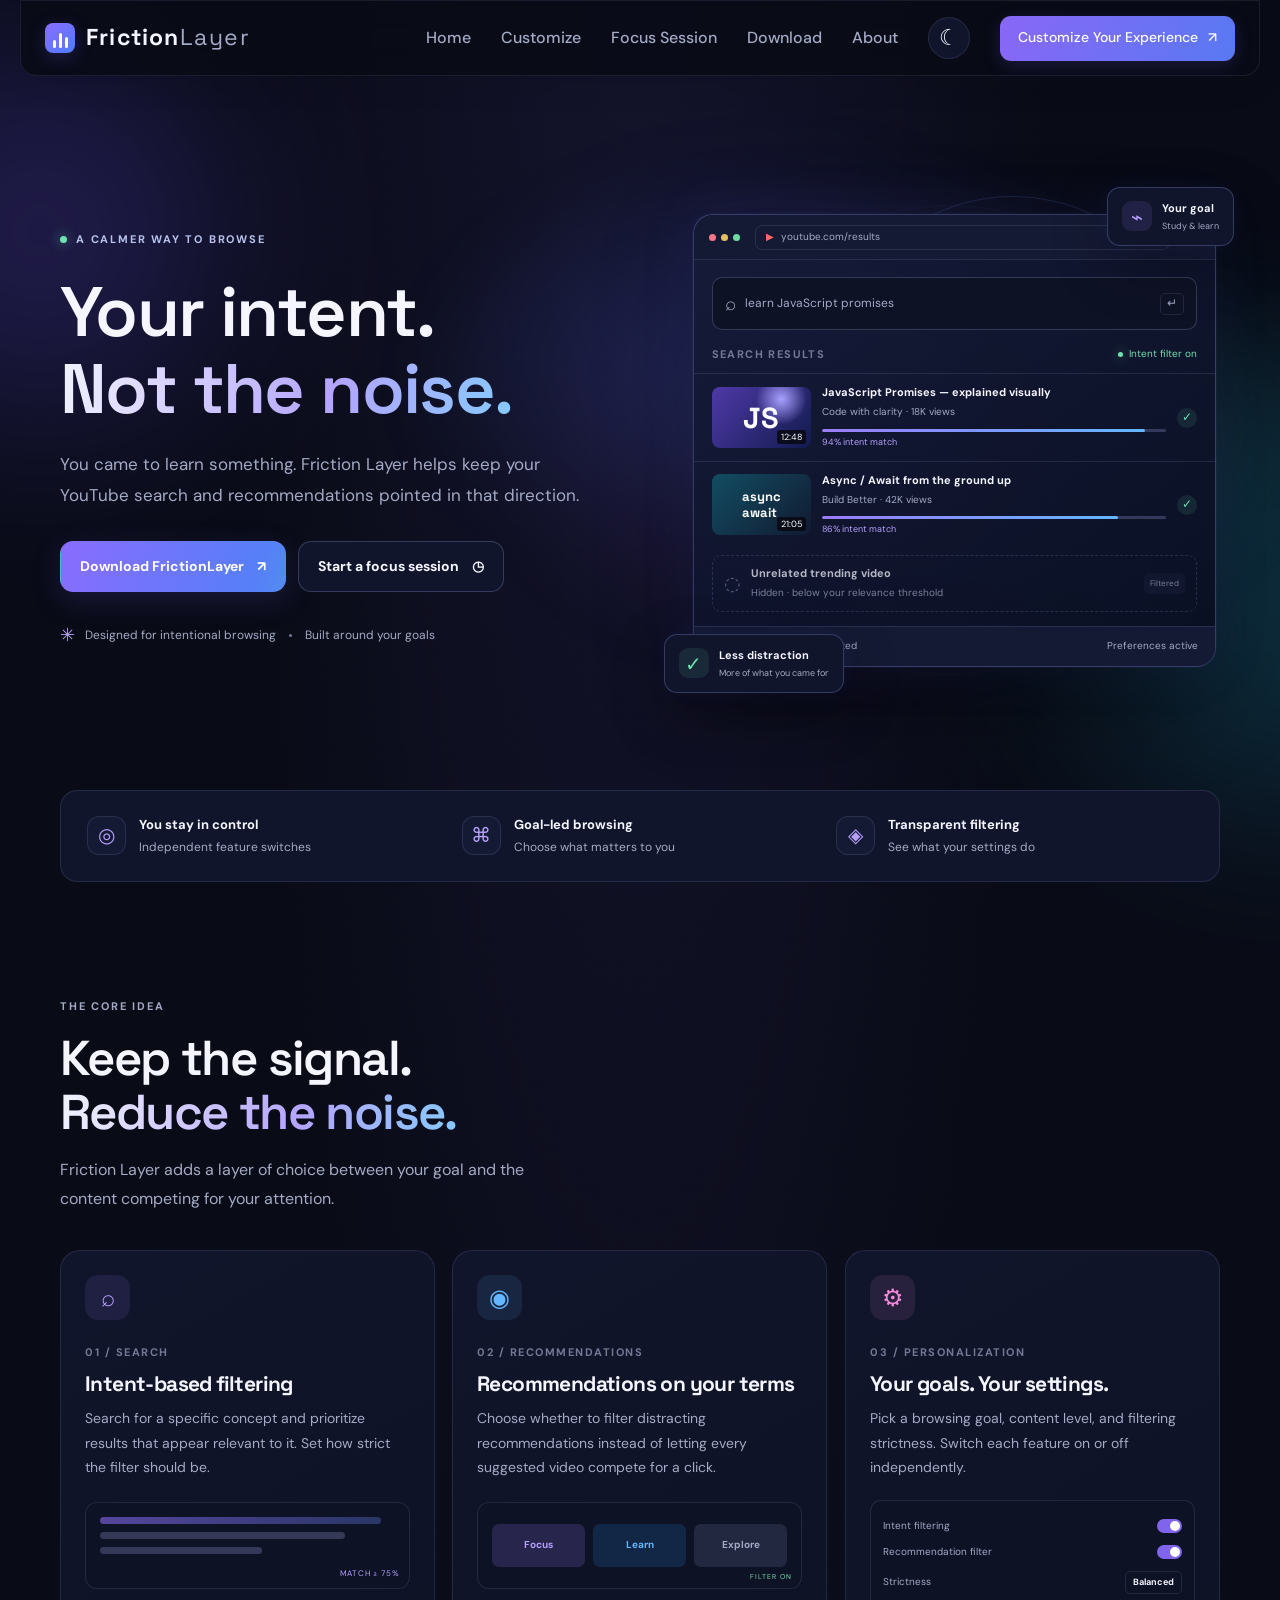
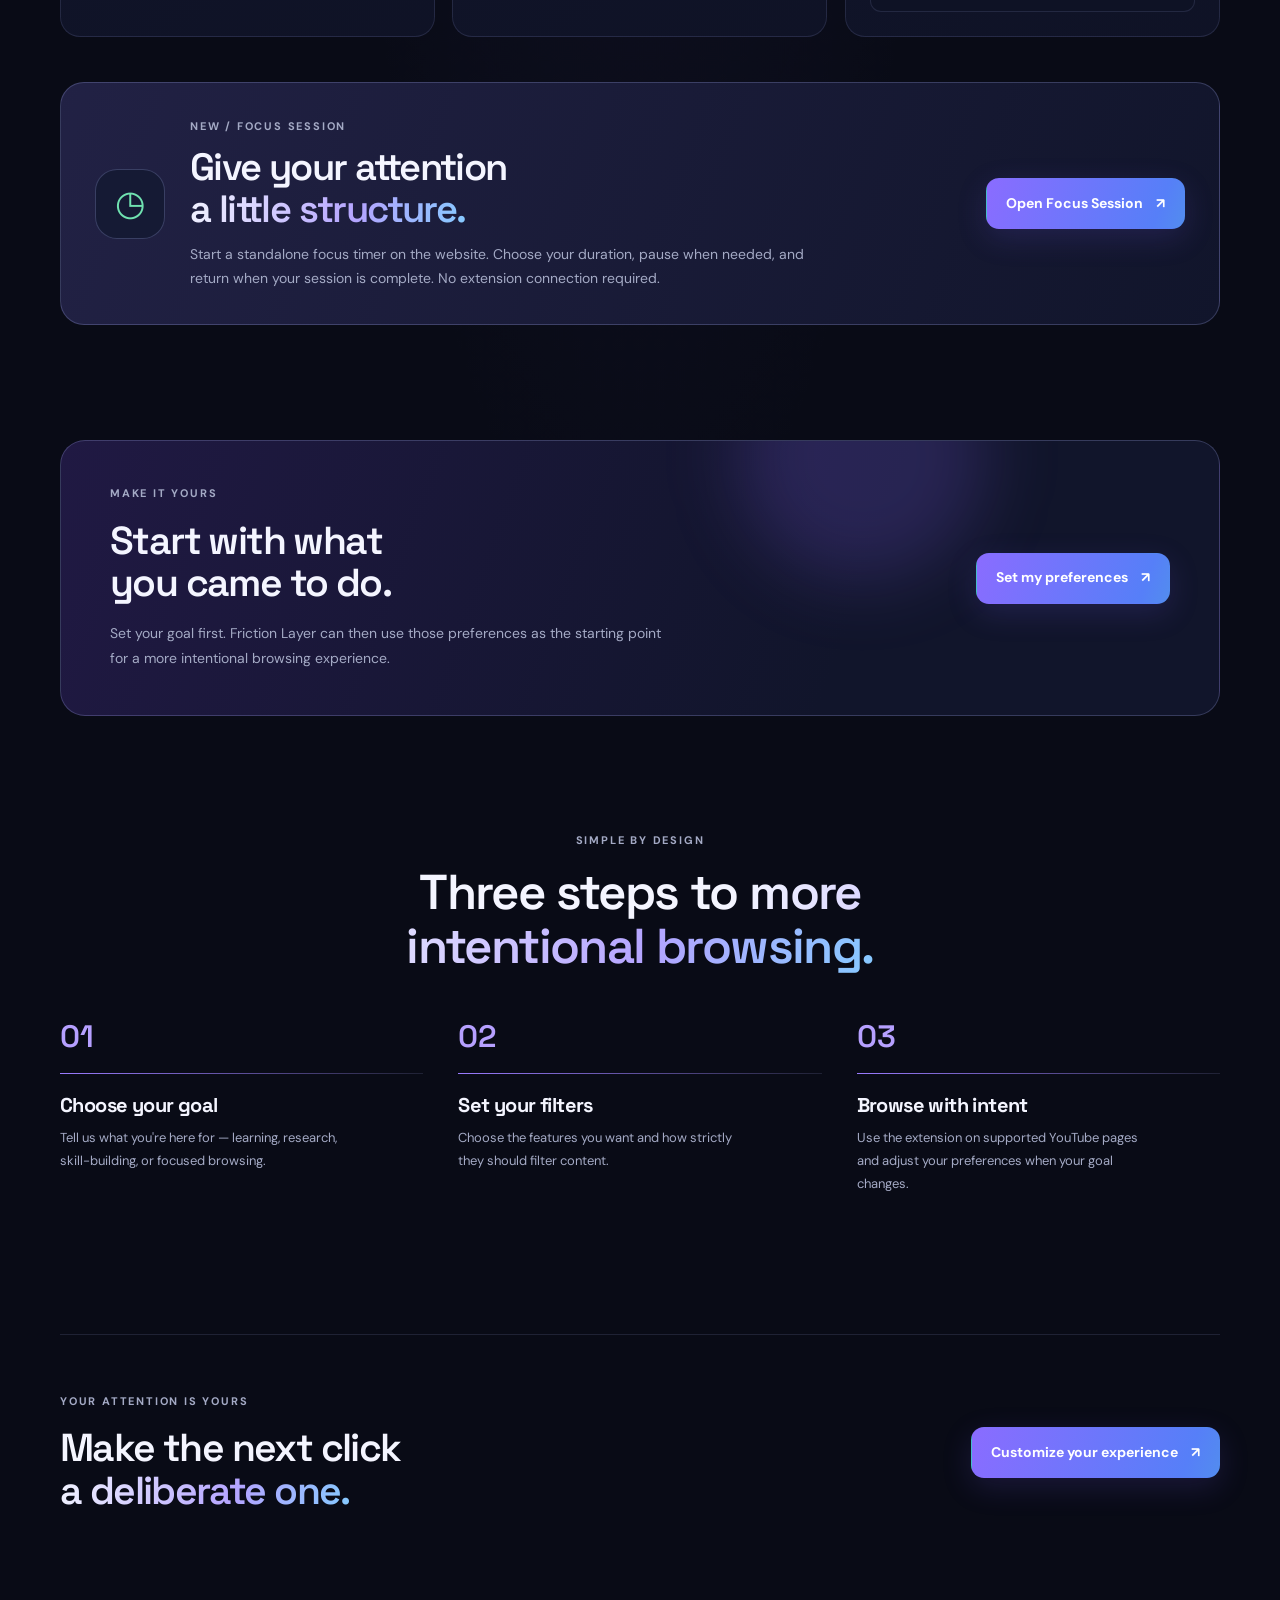
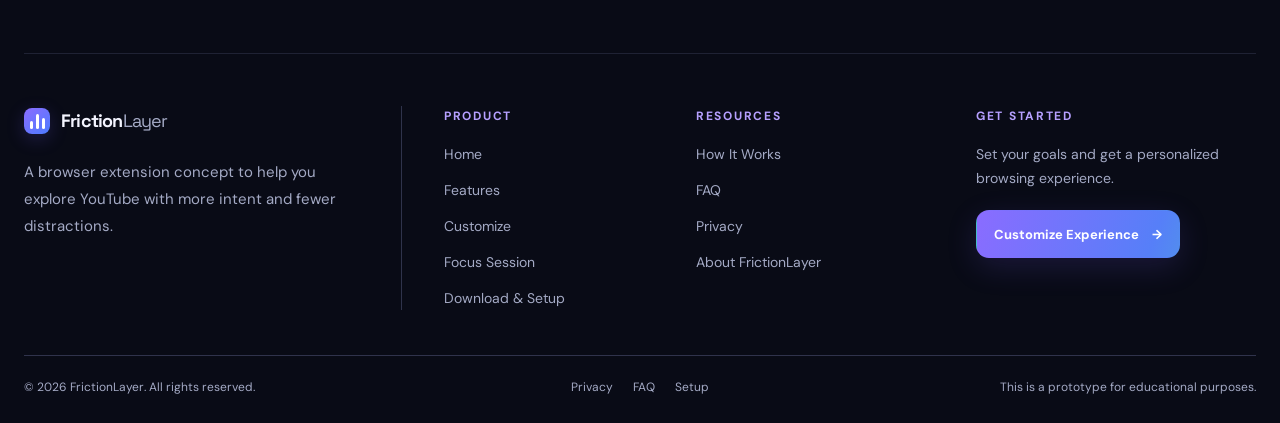
<file: Integration/Website/index.html>
<!DOCTYPE html>
<html lang="en" data-theme="dark">

<head>
  <meta charset="UTF-8">
  <meta name="viewport" content="width=device-width, initial-scale=1.0">
  <meta name="description"
    content="Friction Layer helps you make YouTube work around your intent, not the algorithm's noise.">
  <title>Friction Layer — Your Intent. Not the Noise.</title>
  <link rel="preconnect" href="https://fonts.googleapis.com">
  <link rel="preconnect" href="https://fonts.gstatic.com" crossorigin>
  <link
    href="https://fonts.googleapis.com/css2?family=DM+Sans:wght@400;500;600;700&family=Space+Grotesk:wght@400;500;600;700&display=swap"
    rel="stylesheet">
  <link rel="stylesheet" href="style.css">
  <script src="script.js" defer></script>
</head>

<body>
  <div class="ambient ambient-one"></div>
  <div class="ambient ambient-two"></div>
  <header class="site-header site-header-reference">
    <a class="brand" href="index.html" aria-label="FrictionLayer home">
      <span class="brand-mark"><span></span><span></span><span></span></span>
      <span>Friction<span class="brand-light">Layer</span></span>
    </a>
    <button class="mobile-menu-toggle" aria-label="Toggle navigation"
      aria-expanded="false"><span></span><span></span></button>
    <nav class="nav-links" aria-label="Main navigation">
      <a href="index.html">Home</a>
      <a href="customize.html">Customize</a>
      <a href="focus.html">Focus Session</a>
      <a href="download.html">Download</a>
      <a href="index.html#features">About</a>
      <button class="theme-toggle" type="button" aria-label="Switch theme"><span class="theme-icon">☾</span></button>
      <a class="nav-cta" href="customize.html">Customize Your Experience <span aria-hidden="true">↗</span></a>
    </nav>
  </header>

  <main>
    <section class="hero section-shell">
      <div class="hero-copy reveal">
        <div class="eyebrow"><span class="status-dot"></span> A calmer way to browse</div>
        <h1>Your intent.<br><span class="gradient-text">Not the noise.</span></h1>
        <p class="hero-lede">You came to learn something. Friction Layer helps keep your YouTube search and
          recommendations pointed in that direction.</p>
        <div class="hero-actions"><a class="button button-primary" href="download.html">Download FrictionLayer <span
              aria-hidden="true">↗</span></a><a class="button button-secondary" href="focus.html">Start a focus session
            <span aria-hidden="true">◷</span></a></div>
        <div class="hero-proof"><span class="proof-icon">✳</span><span>Designed for intentional browsing</span><span
            class="proof-separator"></span><span>Built around your goals</span></div>
      </div>
      <div class="hero-visual reveal reveal-delay-2">
        <div class="orbit orbit-a"></div>
        <div class="orbit orbit-b"></div>
        <div class="browser-card">
          <div class="browser-top">
            <div class="window-dots"><i></i><i></i><i></i></div>
            <div class="browser-address"><span>▶</span> youtube.com/results</div>
            <div class="browser-menu">•••</div>
          </div>
          <div class="mock-search"><span>⌕</span><span>learn JavaScript promises</span><span class="search-key">↵</span>
          </div>
          <div class="mock-label-row"><span class="mini-label">SEARCH RESULTS</span><span class="filter-chip"><span
                class="status-dot"></span> Intent filter on</span></div>
          <div class="video-row">
            <div class="video-thumb thumb-code"><span>JS</span><i>12:48</i></div>
            <div class="video-info"><strong>JavaScript Promises — explained visually</strong><small>Code with clarity ·
                18K views</small>
              <div class="relevance"><span style="width:94%"></span></div><small class="match-label">94% intent
                match</small>
            </div><span class="match-check">✓</span>
          </div>
          <div class="video-row">
            <div class="video-thumb thumb-terminal"><span>async<br>await</span><i>21:05</i></div>
            <div class="video-info"><strong>Async / Await from the ground up</strong><small>Build Better · 42K
                views</small>
              <div class="relevance"><span style="width:86%"></span></div><small class="match-label">86% intent
                match</small>
            </div><span class="match-check">✓</span>
          </div>
          <div class="muted-result"><span class="muted-eye">◌</span>
            <div><strong>Unrelated trending video</strong><small>Hidden · below your relevance threshold</small></div>
            <span class="muted-pill">Filtered</span>
          </div>
          <div class="browser-footer"><span><span class="status-dot"></span> 2 relevant results
              highlighted</span><span>Preferences active</span></div>
        </div>
        <div class="floating-note note-top"><span class="note-symbol">⌁</span><span><strong>Your
              goal</strong><small>Study &amp; learn</small></span></div>
        <div class="floating-note note-bottom"><span class="note-symbol note-symbol-green">✓</span><span><strong>Less
              distraction</strong><small>More of what you came for</small></span></div>
      </div>
    </section>

    <section class="trust-strip section-shell reveal">
      <div><span class="strip-icon">◎</span><span><strong>You stay in control</strong><small>Independent feature
            switches</small></span></div>
      <div><span class="strip-icon">⌘</span><span><strong>Goal-led browsing</strong><small>Choose what matters to
            you</small></span></div>
      <div><span class="strip-icon">◈</span><span><strong>Transparent filtering</strong><small>See what your settings
            do</small></span></div>
    </section>

    <section class="section-shell section-block" id="features">
      <div class="section-heading reveal">
        <div class="eyebrow">THE CORE IDEA</div>
        <h2>Keep the signal.<br><span class="gradient-text">Reduce the noise.</span></h2>
        <p>Friction Layer adds a layer of choice between your goal and the content competing for your attention.</p>
      </div>
      <div class="feature-grid">
        <article class="feature-card reveal">
          <div class="feature-icon purple-icon">⌕</div>
          <div class="feature-kicker">01 / SEARCH</div>
          <h3>Intent-based filtering</h3>
          <p>Search for a specific concept and prioritize results that appear relevant to it. Set how strict the filter
            should be.</p>
          <div class="feature-visual search-visual"><span class="search-line strong-line"></span><span
              class="search-line"></span><span class="search-line short-line"></span><span class="visual-score">MATCH ≥
              75%</span></div>
        </article>
        <article class="feature-card reveal reveal-delay-1">
          <div class="feature-icon blue-icon">◉</div>
          <div class="feature-kicker">02 / RECOMMENDATIONS</div>
          <h3>Recommendations on your terms</h3>
          <p>Choose whether to filter distracting recommendations instead of letting every suggested video compete for a
            click.</p>
          <div class="feature-visual rec-visual"><span class="rec-tile rec-one">Focus</span><span
              class="rec-tile rec-two">Learn</span><span class="rec-tile rec-three">Explore</span><span
              class="rec-filter">FILTER ON</span></div>
        </article>
        <article class="feature-card reveal reveal-delay-2">
          <div class="feature-icon pink-icon">⚙</div>
          <div class="feature-kicker">03 / PERSONALIZATION</div>
          <h3>Your goals. Your settings.</h3>
          <p>Pick a browsing goal, content level, and filtering strictness. Switch each feature on or off independently.
          </p>
          <div class="setting-preview"><span>Intent filtering <b
                class="switch-on"><i></i></b></span><span>Recommendation filter <b
                class="switch-on"><i></i></b></span><span>Strictness <b class="setting-value">Balanced</b></span></div>
        </article>
      </div>
    </section>

    <section class="focus-promo section-shell reveal" id="focus-session-promo">
      <div class="focus-promo-icon">◷</div>
      <div class="focus-promo-copy">
        <div class="eyebrow">NEW / FOCUS SESSION</div>
        <h2>Give your attention<br><span class="gradient-text">a little structure.</span></h2>
        <p>Start a standalone focus timer on the website. Choose your duration, pause when needed, and return when your
          session is complete. No extension connection required.</p>
      </div>
      <a class="button button-primary" href="focus.html">Open Focus Session <span aria-hidden="true">↗</span></a>
    </section>

    <section class="intent-banner section-shell reveal">
      <div class="banner-orb"></div>
      <div>
        <div class="eyebrow">MAKE IT YOURS</div>
        <h2>Start with what<br>you came to do.</h2>
        <p>Set your goal first. Friction Layer can then use those preferences as the starting point for a more
          intentional browsing experience.</p>
      </div>
      <a class="button button-primary" href="customize.html">Set my preferences <span>↗</span></a>
    </section>

    <section class="section-shell section-block steps-section">
      <div class="section-heading centered reveal">
        <div class="eyebrow">SIMPLE BY DESIGN</div>
        <h2>Three steps to <span class="gradient-text">more intentional browsing.</span></h2>
      </div>
      <div class="steps-grid">
        <div class="step-item reveal"><span class="step-number">01</span>
          <div class="step-line"></div>
          <h3>Choose your goal</h3>
          <p>Tell us what you're here for — learning, research, skill-building, or focused browsing.</p>
        </div>
        <div class="step-item reveal reveal-delay-1"><span class="step-number">02</span>
          <div class="step-line"></div>
          <h3>Set your filters</h3>
          <p>Choose the features you want and how strictly they should filter content.</p>
        </div>
        <div class="step-item reveal reveal-delay-2"><span class="step-number">03</span>
          <div class="step-line"></div>
          <h3>Browse with intent</h3>
          <p>Use the extension on supported YouTube pages and adjust your preferences when your goal changes.</p>
        </div>
      </div>
    </section>

    <section class="closing-cta section-shell reveal">
      <div>
        <div class="eyebrow">YOUR ATTENTION IS YOURS</div>
        <h2>Make the next click<br><span class="gradient-text">a deliberate one.</span></h2>
      </div><a class="button button-primary" href="customize.html">Customize your experience <span>↗</span></a>
    </section>
  </main>

  <footer class="site-footer site-footer-pro">
    <div class="footer-main">
      <div class="footer-brand-block">
        <a class="brand footer-brand" href="index.html" aria-label="FrictionLayer home">
          <span class="brand-mark"><span></span><span></span><span></span></span>
          <span>Friction<span class="brand-light">Layer</span></span>
        </a>
        <p>A browser extension concept to help you explore YouTube with more intent and fewer distractions.</p>
      </div>
      <div class="footer-column">
        <h3>PRODUCT</h3>
        <a href="index.html">Home</a>
        <a href="index.html#features">Features</a>
        <a href="customize.html">Customize</a>
        <a href="focus.html">Focus Session</a>
        <a href="download.html">Download &amp; Setup</a>
      </div>
      <div class="footer-column">
        <h3>RESOURCES</h3>
        <a href="download.html#installation-guide">How It Works</a>
        <a href="download.html#faq">FAQ</a>
        <a href="download.html#privacy">Privacy</a>
        <a href="index.html#features">About FrictionLayer</a>
      </div>
      <div class="footer-cta">
        <h3>GET STARTED</h3>
        <p>Set your goals and get a personalized browsing experience.</p>
        <a class="button button-primary" href="customize.html">Customize Experience <span
            aria-hidden="true">→</span></a>
      </div>
    </div>
    <div class="footer-bottom">
      <span>© 2026 FrictionLayer. All rights reserved.</span>
      <div class="footer-legal"><a href="download.html#privacy">Privacy</a><a href="download.html#faq">FAQ</a><a
          href="download.html#installation-guide">Setup</a></div>
      <span class="footer-disclaimer">This is a prototype for educational purposes.</span>
    </div>
  </footer>
  <div class="toast" role="status" aria-live="polite"></div>
</body>

</html>
</file>
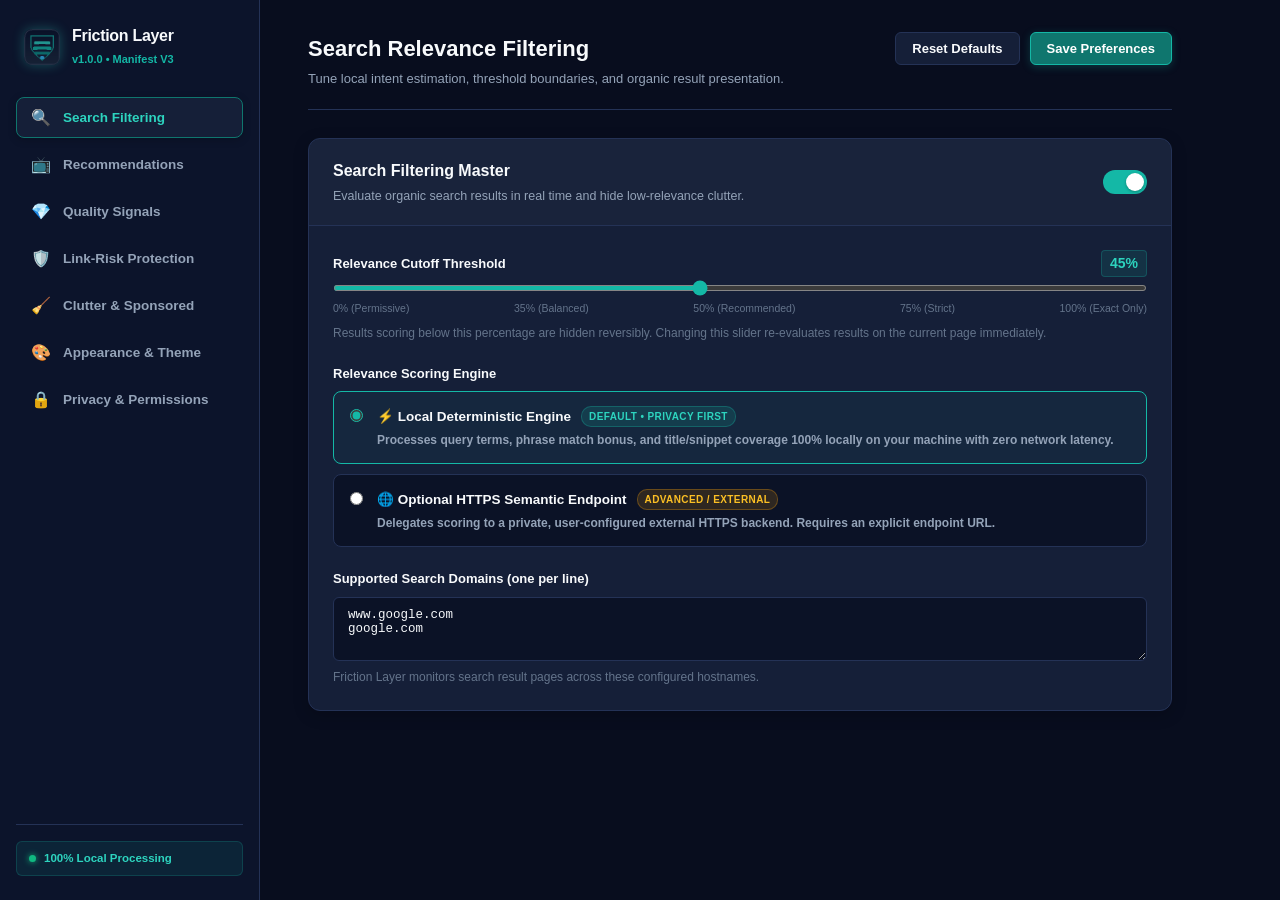
<file: options/options.html>
<!DOCTYPE html>
<html lang="en">
<head>
  <meta charset="UTF-8">
  <meta name="viewport" content="width=device-width, initial-scale=1.0">
  <title>Friction Layer - Settings Dashboard</title>
  <link rel="stylesheet" href="options.css">
</head>
<body>
  <div class="dashboard-layout">
    <!-- Sidebar Navigation -->
    <aside class="sidebar">
      <div class="sidebar-brand">
        <img src="../assets/icons/icon48.png" alt="Friction Layer Logo" width="36" height="36" class="sidebar-logo">
        <div class="sidebar-brand-text">
          <h2>Friction Layer</h2>
          <span class="sidebar-version">v1.0.0 • Manifest V3</span>
        </div>
      </div>

      <nav class="sidebar-nav">
        <button class="nav-item active" data-section="section-search">
          <span class="nav-icon">🔍</span> Search Filtering
        </button>
        <button class="nav-item" data-section="section-recommendations">
          <span class="nav-icon">📺</span> Recommendations
        </button>
        <button class="nav-item" data-section="section-quality">
          <span class="nav-icon">💎</span> Quality Signals
        </button>
        <button class="nav-item" data-section="section-security">
          <span class="nav-icon">🛡️</span> Link-Risk Protection
        </button>
        <button class="nav-item" data-section="section-clutter">
          <span class="nav-icon">🧹</span> Clutter & Sponsored
        </button>
        <button class="nav-item" data-section="section-appearance">
          <span class="nav-icon">🎨</span> Appearance & Theme
        </button>
        <button class="nav-item" data-section="section-privacy">
          <span class="nav-icon">🔒</span> Privacy & Permissions
        </button>
      </nav>

      <div class="sidebar-footer">
        <div class="privacy-status-badge">
          <span class="badge-dot"></span>
          <span>100% Local Processing</span>
        </div>
      </div>
    </aside>

    <!-- Main Content Area -->
    <main class="content-area">
      <!-- Top Bar -->
      <header class="content-header">
        <div class="header-titles">
          <h1 id="pageTitle">Search Relevance Filtering</h1>
          <p id="pageSubtitle" class="subtitle">Tune local intent estimation, threshold boundaries, and organic result presentation.</p>
        </div>
        <div class="header-actions">
          <button class="btn btn-secondary" id="btnResetDefaults">Reset Defaults</button>
          <button class="btn btn-primary" id="btnSaveSettings">Save Preferences</button>
        </div>
      </header>

      <!-- SECTIONS -->

      <!-- 1. Search Settings Section -->
      <section id="section-search" class="settings-section active">
        <div class="card">
          <div class="card-header">
            <div>
              <h3>Search Filtering Master</h3>
              <p class="card-desc">Evaluate organic search results in real time and hide low-relevance clutter.</p>
            </div>
            <label class="switch">
              <input type="checkbox" id="searchEnabled" checked>
              <span class="slider"></span>
            </label>
          </div>

          <div class="card-body">
            <!-- Threshold Slider -->
            <div class="form-group">
              <div class="slider-header">
                <label for="searchThreshold">Relevance Cutoff Threshold</label>
                <span class="slider-value" id="searchThresholdValue">45%</span>
              </div>
              <input type="range" id="searchThreshold" min="0" max="100" value="45" class="range-slider">
              <div class="slider-ticks">
                <span>0% (Permissive)</span>
                <span>35% (Balanced)</span>
                <span>50% (Recommended)</span>
                <span>75% (Strict)</span>
                <span>100% (Exact Only)</span>
              </div>
              <p class="form-help">Results scoring below this percentage are hidden reversibly. Changing this slider re-evaluates results on the current page immediately.</p>
            </div>

            <!-- Scoring Mode -->
            <div class="form-group">
              <label>Relevance Scoring Engine</label>
              <div class="radio-card-group">
                <label class="radio-card selected" id="labelLocalScoring">
                  <input type="radio" name="searchScoringMode" value="local" checked>
                  <div class="radio-card-content">
                    <div class="radio-card-title">
                      <span>⚡ Local Deterministic Engine</span>
                      <span class="pill-badge pill-teal">Default • Privacy First</span>
                    </div>
                    <p class="radio-card-desc">Processes query terms, phrase match bonus, and title/snippet coverage 100% locally on your machine with zero network latency.</p>
                  </div>
                </label>

                <label class="radio-card" id="labelSemanticScoring">
                  <input type="radio" name="searchScoringMode" value="semantic">
                  <div class="radio-card-content">
                    <div class="radio-card-title">
                      <span>🌐 Optional HTTPS Semantic Endpoint</span>
                      <span class="pill-badge pill-amber">Advanced / External</span>
                    </div>
                    <p class="radio-card-desc">Delegates scoring to a private, user-configured external HTTPS backend. Requires an explicit endpoint URL.</p>
                  </div>
                </label>
              </div>
            </div>

            <!-- Semantic Endpoint Input (conditional) -->
            <div class="form-group" id="semanticEndpointContainer" style="display: none;">
              <label for="semanticEndpoint">Semantic Service HTTPS Endpoint</label>
              <input type="url" id="semanticEndpoint" placeholder="https://api.example.com/v1/score" class="text-input">
              <p class="form-help text-warning">⚠️ Note: If configured, only the query, title, and snippet will be sent. Browsing history and cookies are never transmitted. If the endpoint fails or times out (2.5s), Friction Layer automatically falls back to local scoring.</p>
            </div>

            <!-- Supported Domains -->
            <div class="form-group">
              <label for="searchSupportedDomains">Supported Search Domains (one per line)</label>
              <textarea id="searchSupportedDomains" rows="3" class="text-area">www.google.com
google.com</textarea>
              <p class="form-help">Friction Layer monitors search result pages across these configured hostnames.</p>
            </div>
          </div>
        </div>
      </section>

      <!-- 2. Recommendations Section -->
      <section id="section-recommendations" class="settings-section">
        <div class="card">
          <div class="card-header">
            <div>
              <h3>YouTube Recommendation Filtering</h3>
              <p class="card-desc">Reclaim your focus by hiding distracting feeds, algorithmic recommendations, and clickbait.</p>
            </div>
            <label class="switch">
              <input type="checkbox" id="recEnabled">
              <span class="slider"></span>
            </label>
          </div>

          <div class="card-body">
            <!-- Focus Mode -->
            <div class="setting-row">
              <div>
                <label class="setting-title" for="recFocusMode">Focus Mode (Hide Entire Sidebar & Home Feed)</label>
                <p class="setting-desc">Hides recommendation feeds automatically so you only watch intended videos or search results.</p>
              </div>
              <label class="switch">
                <input type="checkbox" id="recFocusMode">
                <span class="slider"></span>
              </label>
            </div>

            <!-- Filtering Strategy -->
            <div class="form-group">
              <label for="recStrategy">Filtering Strategy</label>
              <select id="recStrategy" class="select-input">
                <option value="keywords">Keyword Rules Only</option>
                <option value="topics">Topic Clusters Only</option>
                <option value="combined" selected>Combined (Keywords + Topic Clusters)</option>
              </select>
            </div>

            <!-- Blocked Keywords -->
            <div class="form-group">
              <label for="recBlockedKeywords">Blocked Keywords (one per line)</label>
              <textarea id="recBlockedKeywords" rows="3" class="text-area" placeholder="shocking&#10;reaction&#10;drama&#10;prank&#10;unboxing"></textarea>
              <p class="form-help">Recommendations containing any of these keywords in the title or channel will be hidden.</p>
            </div>

            <!-- Blocked Topics -->
            <div class="form-group">
              <label for="recBlockedTopics">Blocked Topic Clusters (one per line)</label>
              <textarea id="recBlockedTopics" rows="2" class="text-area" placeholder="clickbait&#10;shorts&#10;gaming&#10;celebrity&#10;crypto"></textarea>
              <p class="form-help">Supported built-in clusters: <code>clickbait</code>, <code>shorts</code>, <code>gaming</code>, <code>politics</code>, <code>celebrity</code>, <code>crypto</code>.</p>
            </div>

            <!-- Allowed Channels -->
            <div class="form-group">
              <label for="recAllowedChannels">Channel Allowlist (one per line)</label>
              <textarea id="recAllowedChannels" rows="2" class="text-area" placeholder="Khan Academy&#10;MIT OpenCourseWare&#10;Veritasium&#10;3Blue1Brown"></textarea>
              <p class="form-help text-teal">✨ Allowlists take strict precedence! Recommendations from allowed channels are never blocked.</p>
            </div>
          </div>
        </div>
      </section>

      <!-- 3. Quality Settings Section -->
      <section id="section-quality" class="settings-section">
        <div class="card">
          <div class="card-header">
            <div>
              <h3>Evidence-Based Quality Indicators</h3>
              <p class="card-desc">Inspect visible page-level signals without fabricating popularity or reputation data.</p>
            </div>
            <label class="switch">
              <input type="checkbox" id="qualityEnabled" checked>
              <span class="slider"></span>
            </label>
          </div>

          <div class="card-body">
            <div class="form-group">
              <label>Inspected Quality Signals</label>
              <div class="checkbox-group">
                <label class="checkbox-item">
                  <input type="checkbox" id="signalMetadata" checked>
                  <div>
                    <span class="checkbox-label">Metadata Completeness</span>
                    <span class="checkbox-desc">Validates structured title length, rich snippet presence, HTTPS origin, and publication date.</span>
                  </div>
                </label>
                <label class="checkbox-item">
                  <input type="checkbox" id="signalRelevance" checked>
                  <div>
                    <span class="checkbox-label">Content Relevance Alignment</span>
                    <span class="checkbox-desc">Requires high query term alignment from the local relevance scorer.</span>
                  </div>
                </label>
                <label class="checkbox-item">
                  <input type="checkbox" id="signalDuplicate" checked>
                  <div>
                    <span class="checkbox-label">Syndication & Duplicate Detection</span>
                    <span class="checkbox-desc">Detects repetitive or near-identical titles across search results indicating syndicated spam.</span>
                  </div>
                </label>
                <label class="checkbox-item">
                  <input type="checkbox" id="signalSource" checked>
                  <div>
                    <span class="checkbox-label">Domain Hierarchy & Standards Signals</span>
                    <span class="checkbox-desc">Recognizes authoritative top-level domains (.gov, .edu) and open documentation standards.</span>
                  </div>
                </label>
              </div>
            </div>

            <!-- Minimum Evidence -->
            <div class="form-group">
              <label for="qualityMinEvidence">Minimum Evidence Signals Required: <span id="qualityMinEvidenceVal" class="text-teal">2</span></label>
              <input type="range" id="qualityMinEvidence" min="1" max="4" value="2" class="range-slider">
              <p class="form-help">If fewer signals are verifiable on the page, the indicator displays "Insufficient data" rather than guessing.</p>
            </div>

            <!-- Local Sorting -->
            <div class="setting-row">
              <div>
                <label class="setting-title" for="qualitySortResults">Local Quality-Based Reordering</label>
                <p class="setting-desc">Reorders search results locally in the browser DOM by calculated evidence score. <em>(Does not alter Google's server ranking; reversible upon toggle.)</em></p>
              </div>
              <label class="switch">
                <input type="checkbox" id="qualitySortResults">
                <span class="slider"></span>
              </label>
            </div>
          </div>
        </div>
      </section>

      <!-- 4. Security / Link Risk Section -->
      <section id="section-security" class="settings-section">
        <div class="card">
          <div class="card-header">
            <div>
              <h3>Spam & Scam Link-Risk Protection</h3>
              <p class="card-desc">Non-blocking, local heuristic checks for deceptive URLs, typosquatting, and obfuscated redirects.</p>
            </div>
            <label class="switch">
              <input type="checkbox" id="securityEnabled" checked>
              <span class="slider"></span>
            </label>
          </div>

          <div class="card-body">
            <div class="form-group">
              <label for="securityMode">Heuristic Inspection Sensitivity</label>
              <select id="securityMode" class="select-input">
                <option value="heuristic" selected>Calibrated Heuristics (Standard)</option>
                <option value="strict">Strict (Flags Deep Subdomains & All Redirect Params)</option>
              </select>
            </div>

            <div class="form-group">
              <label>Monitored Heuristic Signals</label>
              <div class="signal-info-grid">
                <div class="signal-card">
                  <span class="signal-badge">Credential Abuse</span>
                  <p>Detects user-info credentials preceding hostname (e.g. <code>https://brand@evil-site.com</code>).</p>
                </div>
                <div class="signal-card">
                  <span class="signal-badge">Punycode / IDN</span>
                  <p>Detects internationalized domains (<code>xn--</code>) often used in homograph visual deception.</p>
                </div>
                <div class="signal-card">
                  <span class="signal-badge">Typosquatting</span>
                  <p>Detects character substitution lookalikes (e.g. <code>paypa1.com</code>, <code>g00gle.com</code>).</p>
                </div>
                <div class="signal-card">
                  <span class="signal-badge">Deep Subdomains</span>
                  <p>Flags excessive subdomain nesting (>4 levels) combining sensitive keywords (login/banking).</p>
                </div>
                <div class="signal-card">
                  <span class="signal-badge">Open Redirects</span>
                  <p>Flags query parameters carrying external URLs designed for deceptive forwarding.</p>
                </div>
                <div class="signal-card">
                  <span class="signal-badge">Obfuscated Encoding</span>
                  <p>Flags double-percent encoding (%25) and URL path traversal attempts.</p>
                </div>
              </div>
            </div>

            <div class="setting-row">
              <div>
                <label class="setting-title" for="securityShowExplanations">Show Interactive Explanation Dialogs</label>
                <p class="setting-desc">Clicking a warning badge displays an explainable dialog with observed signals and copy-clean-URL action.</p>
              </div>
              <label class="switch">
                <input type="checkbox" id="securityShowExplanations" checked>
                <span class="slider"></span>
              </label>
            </div>

            <div class="callout callout-info">
              <strong>Transparent Security Guarantee:</strong> Friction Layer never redirects, manipulates, or silently blocks your web destinations. All checks are executed locally using structural heuristics without requiring external threat-intelligence lookups.
            </div>
          </div>
        </div>
      </section>

      <!-- 5. Clutter Section -->
      <section id="section-clutter" class="settings-section">
        <div class="card">
          <div class="card-header">
            <div>
              <h3>Ad & Clutter Filtering</h3>
              <p class="card-desc">Conservative, reversible filtering of explicitly marked sponsored elements and generic overlays.</p>
            </div>
            <label class="switch">
              <input type="checkbox" id="clutterEnabled">
              <span class="slider"></span>
            </label>
          </div>

          <div class="card-body">
            <div class="checkbox-group">
              <label class="checkbox-item">
                <input type="checkbox" id="clutterHideSponsored" checked>
                <div>
                  <span class="checkbox-label">Hide Explicitly Marked Sponsored Blocks</span>
                  <span class="checkbox-desc">Targets standard top/bottom Google search ads and YouTube sponsored promotion banners.</span>
                </div>
              </label>

              <label class="checkbox-item">
                <input type="checkbox" id="clutterHideOverlays">
                <div>
                  <span class="checkbox-label">Dismiss Generic Cookie / Consent Banners</span>
                  <span class="checkbox-desc">Suppresses generic dismissible consent prompts where non-critical. Never touches login or payment forms.</span>
                </div>
              </label>

              <label class="checkbox-item">
                <input type="checkbox" id="clutterReduceSidebars">
                <div>
                  <span class="checkbox-label">Reduce Repetitive Trending Sidebars</span>
                  <span class="checkbox-desc">Hides repetitive promotional shelf components in secondary sidebars.</span>
                </div>
              </label>
            </div>
          </div>
        </div>
      </section>

      <!-- 6. Appearance Section -->
      <section id="section-appearance" class="settings-section">
        <div class="card">
          <div class="card-header">
            <div>
              <h3>Appearance & Theme</h3>
              <p class="card-desc">Customize interface visual theme and extension behavior.</p>
            </div>
          </div>

          <div class="card-body">
            <div class="form-group">
              <label for="themeSelect">Visual Theme</label>
              <select id="themeSelect" class="select-input">
                <option value="system" selected>System Default</option>
                <option value="dark">Dark Navy & Teal (Recommended)</option>
                <option value="light">Light Neutral</option>
              </select>
            </div>

            <div class="setting-row">
              <div>
                <label class="setting-title" for="appearancePerSite">Per-Site Memory</label>
                <p class="setting-desc">Remember manual 'Show Hidden' choices per browser tab session.</p>
              </div>
              <label class="switch">
                <input type="checkbox" id="appearancePerSite" checked>
                <span class="slider"></span>
              </label>
            </div>
          </div>
        </div>
      </section>

      <!-- 7. Privacy & Permissions Section -->
      <section id="section-privacy" class="settings-section">
        <div class="card">
          <div class="card-header">
            <div>
              <h3>Privacy, Permissions & Diagnostics</h3>
              <p class="card-desc">Zero telemetry, local processing by default, and transparent permission justification.</p>
            </div>
          </div>

          <div class="card-body">
            <div class="form-group">
              <label>Required Chrome Permissions & Purpose</label>
              <div class="permissions-list">
                <div class="perm-card">
                  <div class="perm-name"><code>storage</code></div>
                  <div class="perm-desc">Persists your filtering rules, thresholds, and allowlists locally on your machine via <code>chrome.storage.local</code>.</div>
                </div>
                <div class="perm-card">
                  <div class="perm-name"><code>activeTab</code></div>
                  <div class="perm-desc">Allows the popup to inspect the current active tab and display real-time filtered item counts.</div>
                </div>
                <div class="perm-card">
                  <div class="perm-name"><code>google.com, youtube.com</code></div>
                  <div class="perm-desc">Limited strictly to Google Search and YouTube domains for content filtering. Friction Layer does not request broad access to all websites.</div>
                </div>
              </div>
            </div>

            <div class="form-group">
              <label>Data Management Actions</label>
              <div class="data-actions-row">
                <button class="btn btn-secondary" id="btnClearCache">Clear Local Scoring Cache</button>
                <button class="btn btn-secondary text-danger" id="btnFullReset">Factory Reset All Settings</button>
              </div>
              <p class="form-help">Clearing cache resets cached relevance scores. Factory reset clears all custom keywords and restores original defaults.</p>
            </div>

            <div class="callout callout-teal">
              <strong>Architecture Status:</strong> External AI Endpoint: <em>Not Configured (100% Offline Local Engine Active)</em>. External Threat Intel: <em>Not Configured (100% Local Structural Heuristics Active)</em>.
            </div>
          </div>
        </div>
      </section>
    </main>
  </div>

  <!-- Toast Notification -->
  <div class="toast" id="optionsToast"></div>

  <script src="../core/messaging.js"></script>
  <script src="../core/settings.js"></script>
  <script src="options.js"></script>
</body>
</html>
</file>
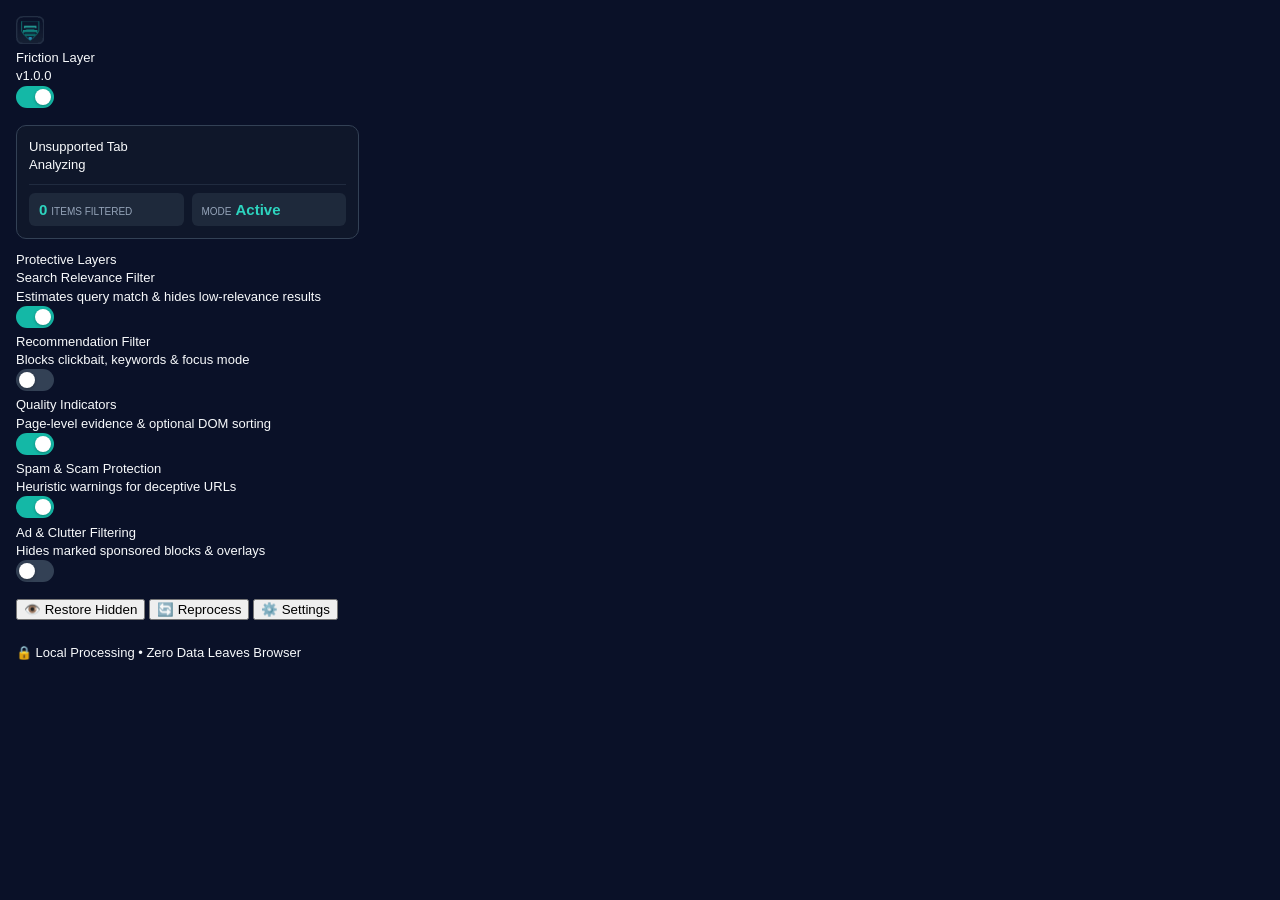
<file: popup/popup.html>
<!DOCTYPE html>
<html lang="en">
<head>
  <meta charset="UTF-8">
  <meta name="viewport" content="width=device-width, initial-scale=1.0">
  <title>Friction Layer</title>

  <!-- ---------------------------------------------------------
       Inline style – fixes the jumbled order for every label/value pair
       ---------------------------------------------------------- -->
  <style>
    :root {
      --bg-primary: #0a1128;
      --bg-surface: #0f172a;
      --bg-card: #1e293b;
      --bg-card-hover: #24324a;
      --border-color: #334155;
      --text-primary: #f8fafc;
      --text-secondary: #94a3b8;
      --teal-glow: #2dd4bf;
      --teal-primary: #14b8a6;
      --status-active: #10b981;
      --status-paused: #f59e0b;
      --status-unsupported: #64748b;
    }

    body {
      width: 375px;
      min-height: 520px;
      background: var(--bg-primary);
      color: var(--text-primary);
      font-family: -apple-system, BlinkMacSystemFont, "Segoe UI", Roboto,
        "Helvetica Neue", Arial, sans-serif;
      font-size: 13px;
      line-height: 1.4;
      margin: 0;
      padding: 0;
    }

    .popup-container {
      padding: 16px;
      display: flex;
      flex-direction: column;
      gap: 12px;
    }

    /* ----- STATUS CARD ------------------------------------------------- */
    .status-card {
      background: var(--bg-surface);
      border: 1px solid var(--border-color);
      border-radius: 10px;
      padding: 12px;
      display: flex;
      flex-direction: column;
      gap: 10px;
    }

    .status-metric-row {
      display: flex;
      gap: 8px;
      border-top: 1px solid rgba(51, 65, 85, 0.5);
      padding-top: 8px;
    }

    /* *** FIXED LAYOUT FOR LABEL + VALUE *** */
    .metric-item {
      flex: 1;
      min-width: 0;
      background: var(--bg-card);
      border-radius: 6px;
      padding: 6px 10px;

      /* NEW: horizontal layout (label → value) */
      display: flex;
      flex-direction: row;      /* <‑‑ this makes label appear first */
      align-items: baseline;    /* vertical alignment of text */
      gap: 4px;                 /* space between label and number */
    }

    .metric-label {
      font-size: 10px;
      color: var(--text-secondary);
      text-transform: uppercase;
    }

    .metric-value {
      font-size: 15px;
      font-weight: 700;
      color: var(--teal-glow);
    }

    /* ------------------------------------------------------ */
    .switch {
      position: relative;
      display: inline-block;
      width: 38px;
      height: 22px;
    }
    .switch input { position: absolute; opacity: 0; width: 1px; height: 1px; }
    .slider {
      position: absolute;
      cursor: pointer;
      top: 0; left: 0; right: 0; bottom: 0;
      background: #334155;
      transition: background-color .2s;
      border-radius: 22px;
    }
    .slider::before {
      position: absolute;
      content: "";
      height: 16px; width: 16px;
      left: 3px; bottom: 3px;
      background: #fff;
      transition: transform .2s;
      border-radius: 50%;
      box-shadow: 0 1px 3px rgba(0,0,0,.3);
    }
    input:checked + .slider { background: var(--teal-primary); }
    input:checked + .slider::before { transform: translateX(16px); }
    /* ------------------------------------------------------ */
  </style>
</head>
<body>
  <div class="popup-container">
    <!-- Header -->
    <header class="popup-header">
      <div class="brand">
        <img src="../assets/icons/icon32.png"
             alt="Friction Layer Logo"
             class="brand-logo"
             width="28" height="28">
        <div class="brand-text">
          <div class="brand-title">
            <span class="title-primary">Friction</span>
            <span class="title-accent">Layer</span>
          </div>
          <span class="version-tag">v1.0.0</span>
        </div>
      </div>
      <div class="master-switch-wrapper">
        <label class="switch" title="Master toggle to enable or pause all Friction Layer features">
          <input type="checkbox" id="masterToggle" checked>
          <span class="slider"></span>
        </label>
      </div>
    </header>

    <!-- Status Card -->
    <section class="status-card" id="statusCard">
      <div class="status-indicator-row">
        <div class="status-indicator">
          <span class="status-dot" id="statusDot"></span>
          <span class="status-text" id="statusText">Detecting page...</span>
        </div>
        <div class="page-type-badge" id="pageTypeBadge">Analyzing</div>
      </div>

      <div class="status-metric-row" id="metricRow">
        <div class="metric-item">
          <!-- **Label first, value second** (fixed order) -->
          <span class="metric-value" id="hiddenCountMetric">0</span>
          <span class="metric-label">Items Filtered</span>
        </div>
        <div class="metric-item">
          <span class="metric-label">Mode</span>
          <span class="metric-value" id="filterStatusMetric">Active</span>
        </div>
      </div>
    </section>

    <!-- Feature Switches -->
    <section class="features-section">
      <div class="section-title">Protective Layers</div>

      <div class="feature-card">
        <div class="feature-info">
          <div class="feature-name">Search Relevance Filter</div>
          <div class="feature-desc">Estimates query match &amp; hides low‑relevance results</div>
        </div>
        <label class="switch">
          <input type="checkbox" id="toggleSearch" checked>
          <span class="slider"></span>
        </label>
      </div>

      <div class="feature-card">
        <div class="feature-info">
          <div class="feature-name">Recommendation Filter</div>
          <div class="feature-desc">Blocks clickbait, keywords &amp; focus mode</div>
        </div>
        <label class="switch">
          <input type="checkbox" id="toggleRecommendations">
          <span class="slider"></span>
        </label>
      </div>

      <div class="feature-card">
        <div class="feature-info">
          <div class="feature-name">Quality Indicators</div>
          <div class="feature-desc">Page‑level evidence &amp; optional DOM sorting</div>
        </div>
        <label class="switch">
          <input type="checkbox" id="toggleQuality" checked>
          <span class="slider"></span>
        </label>
      </div>

      <div class="feature-card">
        <div class="feature-info">
          <div class="feature-name">Spam &amp; Scam Protection</div>
          <div class="feature-desc">Heuristic warnings for deceptive URLs</div>
        </div>
        <label class="switch">
          <input type="checkbox" id="toggleSecurity" checked>
          <span class="slider"></span>
        </label>
      </div>

      <div class="feature-card">
        <div class="feature-info">
          <div class="feature-name">Ad &amp; Clutter Filtering</div>
          <div class="feature-desc">Hides marked sponsored blocks &amp; overlays</div>
        </div>
        <label class="switch">
          <input type="checkbox" id="toggleClutter">
          <span class="slider"></span>
        </label>
      </div>
    </section>

    <!-- Actions -->
    <section class="actions-section">
      <button class="btn btn-secondary"
              id="btnRestorePage"
              title="Temporarily reveal all hidden elements on this page">
        <span>👁️</span> Restore Hidden
      </button>
      <button class="btn btn-secondary"
              id="btnReprocessPage"
              title="Re‑evaluate all elements on the current page">
        <span>🔄</span> Reprocess
      </button>
      <button class="btn btn-primary"
              id="btnOpenOptions"
              title="Configure thresholds, keywords, and privacy settings">
        <span>⚙️</span> Settings
      </button>
    </section>

    <div class="toast" id="popupToast"></div>

    <footer class="popup-footer">
      <span class="privacy-note">🔒 Local Processing • Zero Data Leaves Browser</span>
    </footer>
  </div>

  <!-- Scripts (unchanged) -->
  <script src="../core/messaging.js"></script>
  <script src="../core/settings.js"></script>
  <script src="popup.js"></script>
</body>
</html>
</file>
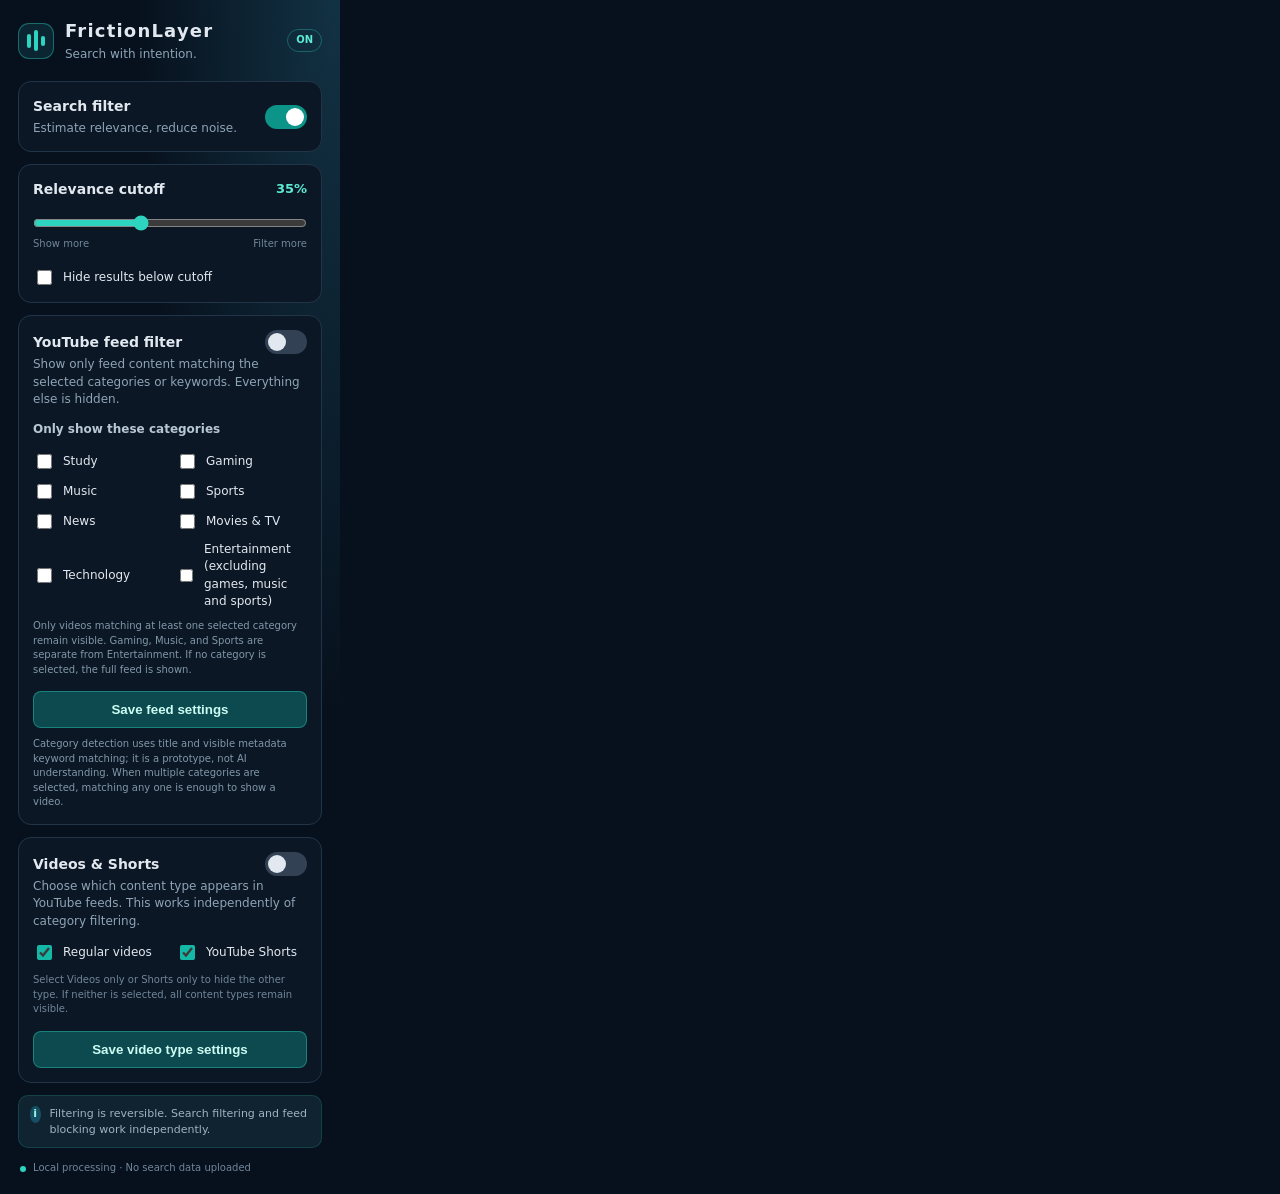
<file: FrictionLayer-Universal-Search-Filter/popup/popup.html>
<!doctype html>
<html lang="en">
<head><meta charset="utf-8"><meta name="viewport" content="width=device-width,initial-scale=1"><title>FrictionLayer</title><link rel="stylesheet" href="popup.css"></head>
<body><main class="panel">
  <header class="brand"><div class="logo"><i></i><i></i><i></i></div><div><h1>FrictionLayer</h1><p>Search with intention.</p></div><span class="status" id="status">ON</span></header>
  <section class="card master"><div><h2>Search filter</h2><p>Estimate relevance, reduce noise.</p></div><label class="switch"><input id="enabled" type="checkbox" checked aria-label="Enable FrictionLayer search filter"><span class="slider"></span></label></section>
  <section class="card"><div class="row"><label for="cutoff">Relevance cutoff</label><strong id="cutoffValue">35%</strong></div><input id="cutoff" type="range" min="0" max="90" step="5" value="35"><div class="range-labels"><span>Show more</span><span>Filter more</span></div><label class="checkbox-row"><input id="hideBelowCutoff" type="checkbox"><span>Hide results below cutoff</span></label></section>
  <section class="card feed-card">
    <div class="row"><h2>YouTube feed filter</h2><label class="switch"><input id="feedEnabled" type="checkbox" aria-label="Enable YouTube feed filter"><span class="slider"></span></label></div>
    <p>Show only feed content matching the selected categories or keywords. Everything else is hidden.</p>
    <label class="field-label">Only show these categories</label>
    <div class="category-list">
      <label class="checkbox-row"><input id="blockStudy" type="checkbox"><span>Study</span></label>
      <label class="checkbox-row"><input id="blockGaming" type="checkbox"><span>Gaming</span></label>
      <label class="checkbox-row"><input id="blockMusic" type="checkbox"><span>Music</span></label>
      <label class="checkbox-row"><input id="blockSports" type="checkbox"><span>Sports</span></label>
      <label class="checkbox-row"><input id="blockNews" type="checkbox"><span>News</span></label>
      <label class="checkbox-row"><input id="blockMoviesTV" type="checkbox"><span>Movies &amp; TV</span></label>
      <label class="checkbox-row"><input id="blockTechnology" type="checkbox"><span>Technology</span></label>
      <label class="checkbox-row"><input id="blockEntertainment" type="checkbox"><span>Entertainment (excluding games, music and sports)</span></label>
    </div>
    <p class="tiny-note">Only videos matching at least one selected category remain visible. Gaming, Music, and Sports are separate from Entertainment. If no category is selected, the full feed is shown.</p>
    <button id="saveFeed" class="save-button" type="button">Save feed settings</button>
    <p class="tiny-note">Category detection uses title and visible metadata keyword matching; it is a prototype, not AI understanding. When multiple categories are selected, matching any one is enough to show a video.</p>
  </section>
  <section class="card type-card">
    <div class="row"><h2>Videos &amp; Shorts</h2><label class="switch"><input id="typeFilterEnabled" type="checkbox" aria-label="Enable video type filter"><span class="slider"></span></label></div>
    <p>Choose which content type appears in YouTube feeds. This works independently of category filtering.</p>
    <div class="type-options">
      <label class="checkbox-row"><input id="showVideos" type="checkbox" checked><span>Regular videos</span></label>
      <label class="checkbox-row"><input id="showShorts" type="checkbox" checked><span>YouTube Shorts</span></label>
    </div>
    <p class="tiny-note">Select Videos only or Shorts only to hide the other type. If neither is selected, all content types remain visible.</p>
    <button id="saveTypeSettings" class="save-button" type="button">Save video type settings</button>
  </section>
  <aside class="note"><b>i</b><p>Filtering is reversible. Search filtering and feed blocking work independently.</p></aside>
  <footer><span></span> Local processing · No search data uploaded</footer>
</main><script src="popup.js"></script></body></html>
</file>
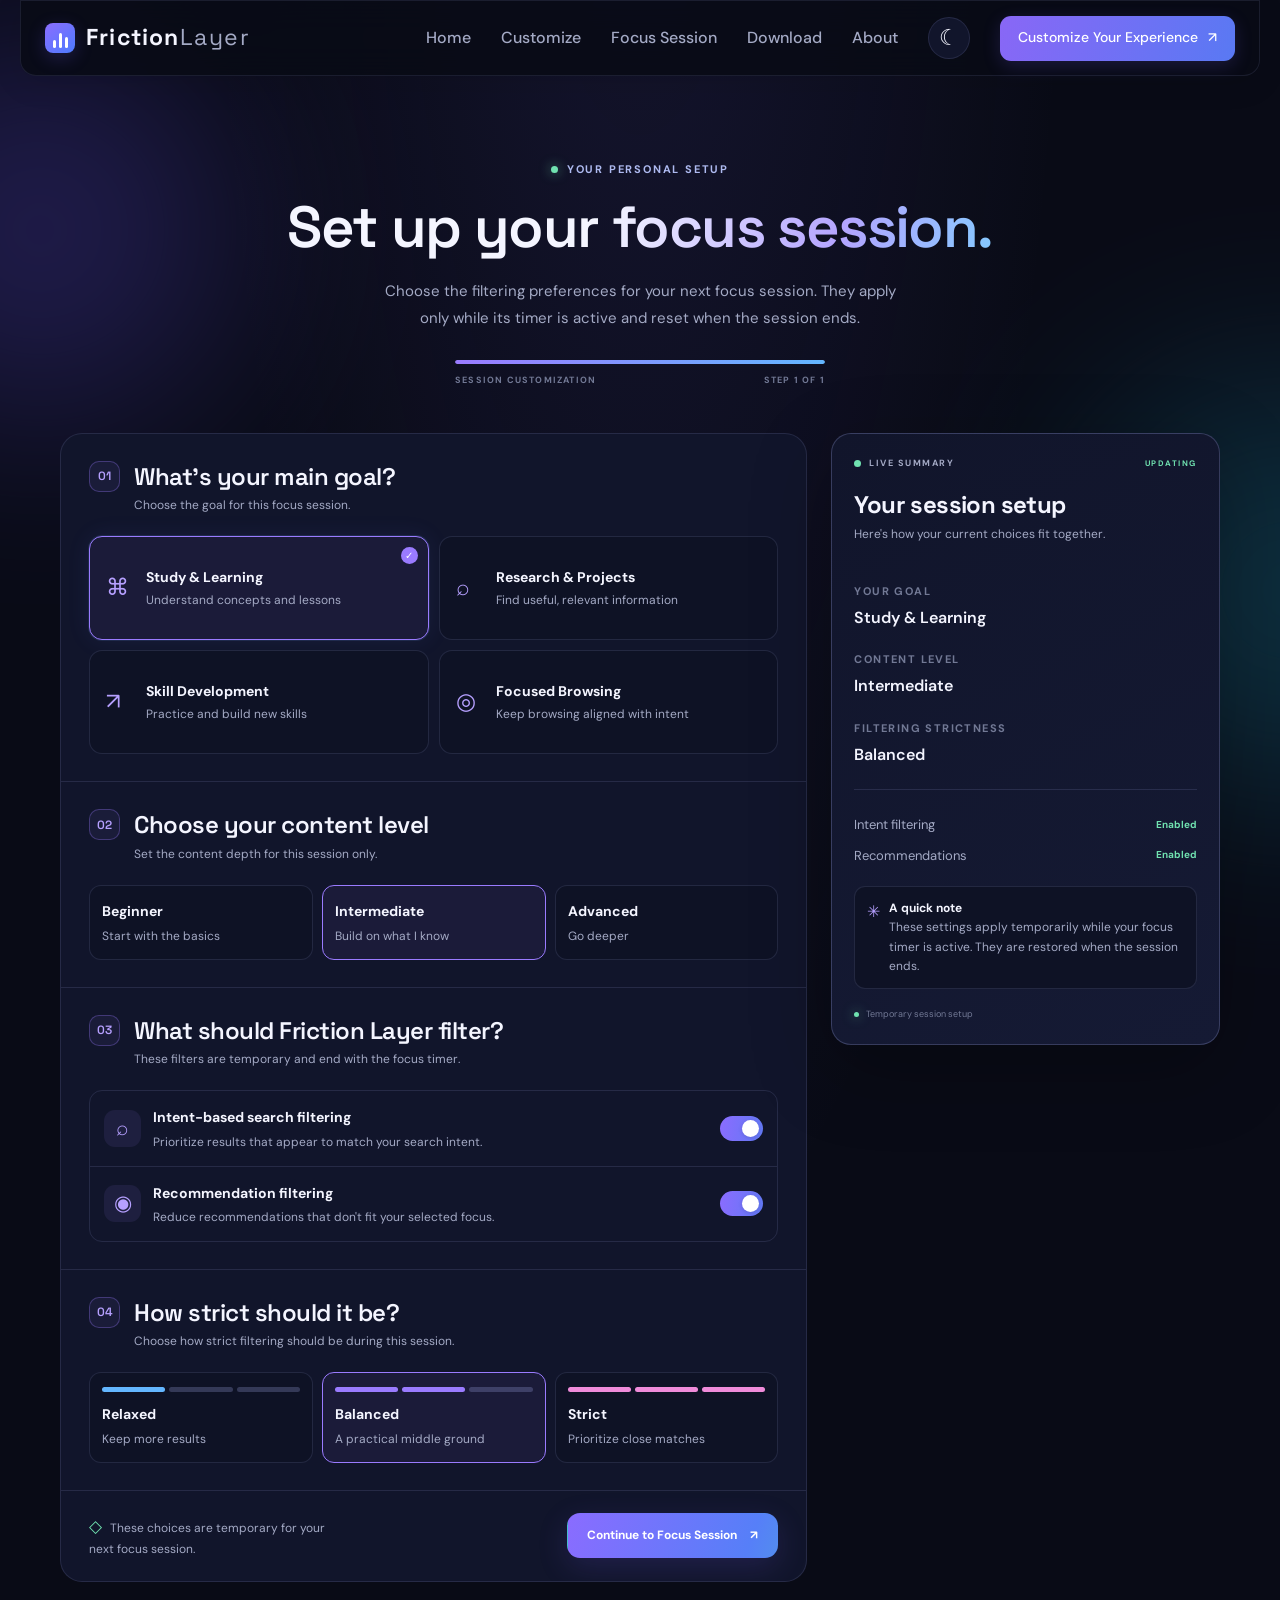
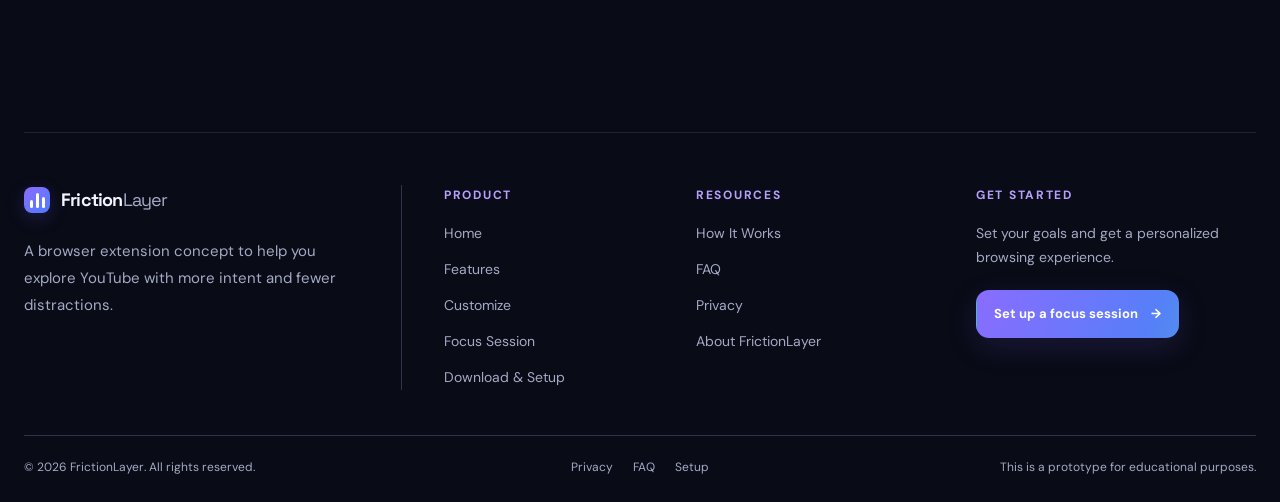
<file: Integration/Website/customize.html>
<!DOCTYPE html>
<html lang="en" data-theme="dark">

<head>
  <meta charset="UTF-8">
  <meta name="viewport" content="width=device-width, initial-scale=1.0">
  <title>Customize — Friction Layer</title>
  <link rel="preconnect" href="https://fonts.googleapis.com">
  <link rel="preconnect" href="https://fonts.gstatic.com" crossorigin>
  <link
    href="https://fonts.googleapis.com/css2?family=DM+Sans:wght@400;500;600;700&family=Space+Grotesk:wght@400;500;600;700&display=swap"
    rel="stylesheet">
  <link rel="stylesheet" href="style.css">
  <script src="script.js" defer></script>
</head>

<body>
  <div class="ambient ambient-one"></div>
  <div class="ambient ambient-two"></div>
  <header class="site-header site-header-reference">
    <a class="brand" href="index.html" aria-label="FrictionLayer home">
      <span class="brand-mark"><span></span><span></span><span></span></span>
      <span>Friction<span class="brand-light">Layer</span></span>
    </a>
    <button class="mobile-menu-toggle" aria-label="Toggle navigation"
      aria-expanded="false"><span></span><span></span></button>
    <nav class="nav-links" aria-label="Main navigation">
      <a href="index.html">Home</a>
      <a href="customize.html">Customize</a>
      <a href="focus.html">Focus Session</a>
      <a href="download.html">Download</a>
      <a href="index.html#features">About</a>
      <button class="theme-toggle" type="button" aria-label="Switch theme"><span class="theme-icon">☾</span></button>
      <a class="nav-cta" href="customize.html">Customize Your Experience <span aria-hidden="true">↗</span></a>
    </nav>
  </header>
  <main class="page-main section-shell">
    <div class="page-intro reveal">
      <div class="eyebrow"><span class="status-dot"></span> YOUR PERSONAL SETUP</div>
      <h1>Set up your <span class="gradient-text">focus session.</span></h1>
      <p>Choose the filtering preferences for your next focus session. They apply only while its timer is active and
        reset when the session ends.</p>
      <div class="progress-track"><span></span></div>
      <div class="progress-caption"><span>SESSION CUSTOMIZATION</span><span>STEP 1 OF 1</span></div>
    </div>
    <div class="customize-layout">
      <form class="preferences-form reveal" id="preferences-form">
        <section class="form-section">
          <div class="form-section-heading"><span class="section-number">01</span>
            <div>
              <h2>What's your main goal?</h2>
              <p>Choose the goal for this focus session.</p>
            </div>
          </div>
          <div class="choice-grid goal-grid">
            <label class="choice-card selected"><input type="radio" name="goal" value="Study & Learning" checked><span
                class="choice-icon">⌘</span><strong>Study &amp; Learning</strong><small>Understand concepts and
                lessons</small><span class="choice-check">✓</span></label>
            <label class="choice-card"><input type="radio" name="goal" value="Research & Projects"><span
                class="choice-icon">⌕</span><strong>Research &amp; Projects</strong><small>Find useful, relevant
                information</small><span class="choice-check">✓</span></label>
            <label class="choice-card"><input type="radio" name="goal" value="Skill Development"><span
                class="choice-icon">↗</span><strong>Skill Development</strong><small>Practice and build new
                skills</small><span class="choice-check">✓</span></label>
            <label class="choice-card"><input type="radio" name="goal" value="General Focused Browsing"><span
                class="choice-icon">◎</span><strong>Focused Browsing</strong><small>Keep browsing aligned with
                intent</small><span class="choice-check">✓</span></label>
          </div>
        </section>
        <section class="form-section">
          <div class="form-section-heading"><span class="section-number">02</span>
            <div>
              <h2>Choose your content level</h2>
              <p>Set the content depth for this session only.</p>
            </div>
          </div>
          <div class="segmented-options"><label><input type="radio" name="level"
                value="Beginner"><span><b>Beginner</b><small>Start with the basics</small></span></label><label
              class="selected"><input type="radio" name="level" value="Intermediate"
                checked><span><b>Intermediate</b><small>Build on what I know</small></span></label><label><input
                type="radio" name="level" value="Advanced"><span><b>Advanced</b><small>Go deeper</small></span></label>
          </div>
        </section>
        <section class="form-section">
          <div class="form-section-heading"><span class="section-number">03</span>
            <div>
              <h2>What should Friction Layer filter?</h2>
              <p>These filters are temporary and end with the focus timer.</p>
            </div>
          </div>
          <div class="toggle-list">
            <div class="toggle-row">
              <div class="toggle-symbol">⌕</div>
              <div class="toggle-copy"><strong>Intent-based search filtering</strong>
                <p>Prioritize results that appear to match your search intent.</p>
              </div><label class="switch"><input type="checkbox" id="intent-filter" checked><span
                  class="switch-track"></span><span class="sr-only">Enable intent-based search filtering</span></label>
            </div>
            <div class="toggle-row">
              <div class="toggle-symbol">◉</div>
              <div class="toggle-copy"><strong>Recommendation filtering</strong>
                <p>Reduce recommendations that don't fit your selected focus.</p>
              </div><label class="switch"><input type="checkbox" id="recommendation-filter" checked><span
                  class="switch-track"></span><span class="sr-only">Enable recommendation filtering</span></label>
            </div>
          </div>
        </section>
        <section class="form-section">
          <div class="form-section-heading"><span class="section-number">04</span>
            <div>
              <h2>How strict should it be?</h2>
              <p>Choose how strict filtering should be during this session.</p>
            </div>
          </div>
          <div class="strictness-options"><label><input type="radio" name="strictness" value="Relaxed"><span
                class="strict-bar relaxed"><i></i><i></i><i></i></span><b>Relaxed</b><small>Keep more
                results</small></label><label class="selected"><input type="radio" name="strictness" value="Balanced"
                checked><span class="strict-bar balanced"><i></i><i></i><i></i></span><b>Balanced</b><small>A practical
                middle ground</small></label><label><input type="radio" name="strictness" value="Strict"><span
                class="strict-bar strict"><i></i><i></i><i></i></span><b>Strict</b><small>Prioritize close
                matches</small></label></div>
        </section>
        <div class="form-actions">
          <p><span class="privacy-mini">◇</span> These choices are temporary for your next focus session.</p><button
            class="button button-primary" type="submit">Continue to Focus Session <span>↗</span></button>
        </div>
      </form>
      <aside class="live-summary reveal reveal-delay-2">
        <div class="summary-header"><span class="summary-pulse"></span><span>LIVE SUMMARY</span><span
            class="live-tag">UPDATING</span></div>
        <h3>Your session setup</h3>
        <p class="summary-description">Here's how your current choices fit together.</p>
        <div class="summary-main"><span class="summary-label">YOUR GOAL</span><strong id="summary-goal">Study &amp;
            Learning</strong><span class="summary-label">CONTENT LEVEL</span><strong
            id="summary-level">Intermediate</strong><span class="summary-label">FILTERING STRICTNESS</span><strong
            id="summary-strictness">Balanced</strong></div>
        <div class="summary-features">
          <div><span>Intent filtering</span><b id="summary-intent" class="state-enabled">Enabled</b></div>
          <div><span>Recommendations</span><b id="summary-recommendations" class="state-enabled">Enabled</b></div>
        </div>
        <div class="summary-note"><span>✳</span>
          <p><strong>A quick note</strong><br>These settings apply temporarily while your focus timer is active. They
            are restored when the session ends.</p>
        </div>
        <div class="summary-footer"><span class="status-dot"></span> Temporary session setup</div>
      </aside>
    </div>
  </main>
  <footer class="site-footer site-footer-pro">
    <div class="footer-main">
      <div class="footer-brand-block">
        <a class="brand footer-brand" href="index.html" aria-label="FrictionLayer home">
          <span class="brand-mark"><span></span><span></span><span></span></span>
          <span>Friction<span class="brand-light">Layer</span></span>
        </a>
        <p>A browser extension concept to help you explore YouTube with more intent and fewer distractions.</p>
      </div>
      <div class="footer-column">
        <h3>PRODUCT</h3>
        <a href="index.html">Home</a>
        <a href="index.html#features">Features</a>
        <a href="customize.html">Customize</a>
        <a href="focus.html">Focus Session</a>
        <a href="download.html">Download &amp; Setup</a>
      </div>
      <div class="footer-column">
        <h3>RESOURCES</h3>
        <a href="download.html#installation-guide">How It Works</a>
        <a href="download.html#faq">FAQ</a>
        <a href="download.html#privacy">Privacy</a>
        <a href="index.html#features">About FrictionLayer</a>
      </div>
      <div class="footer-cta">
        <h3>GET STARTED</h3>
        <p>Set your goals and get a personalized browsing experience.</p>
        <a class="button button-primary" href="customize.html">Set up a focus session <span
            aria-hidden="true">→</span></a>
      </div>
    </div>
    <div class="footer-bottom">
      <span>© 2026 FrictionLayer. All rights reserved.</span>
      <div class="footer-legal"><a href="download.html#privacy">Privacy</a><a href="download.html#faq">FAQ</a><a
          href="download.html#installation-guide">Setup</a></div>
      <span class="footer-disclaimer">This is a prototype for educational purposes.</span>
    </div>
  </footer>
  <div class="toast" role="status" aria-live="polite"></div>
</body>

</html>
</file>
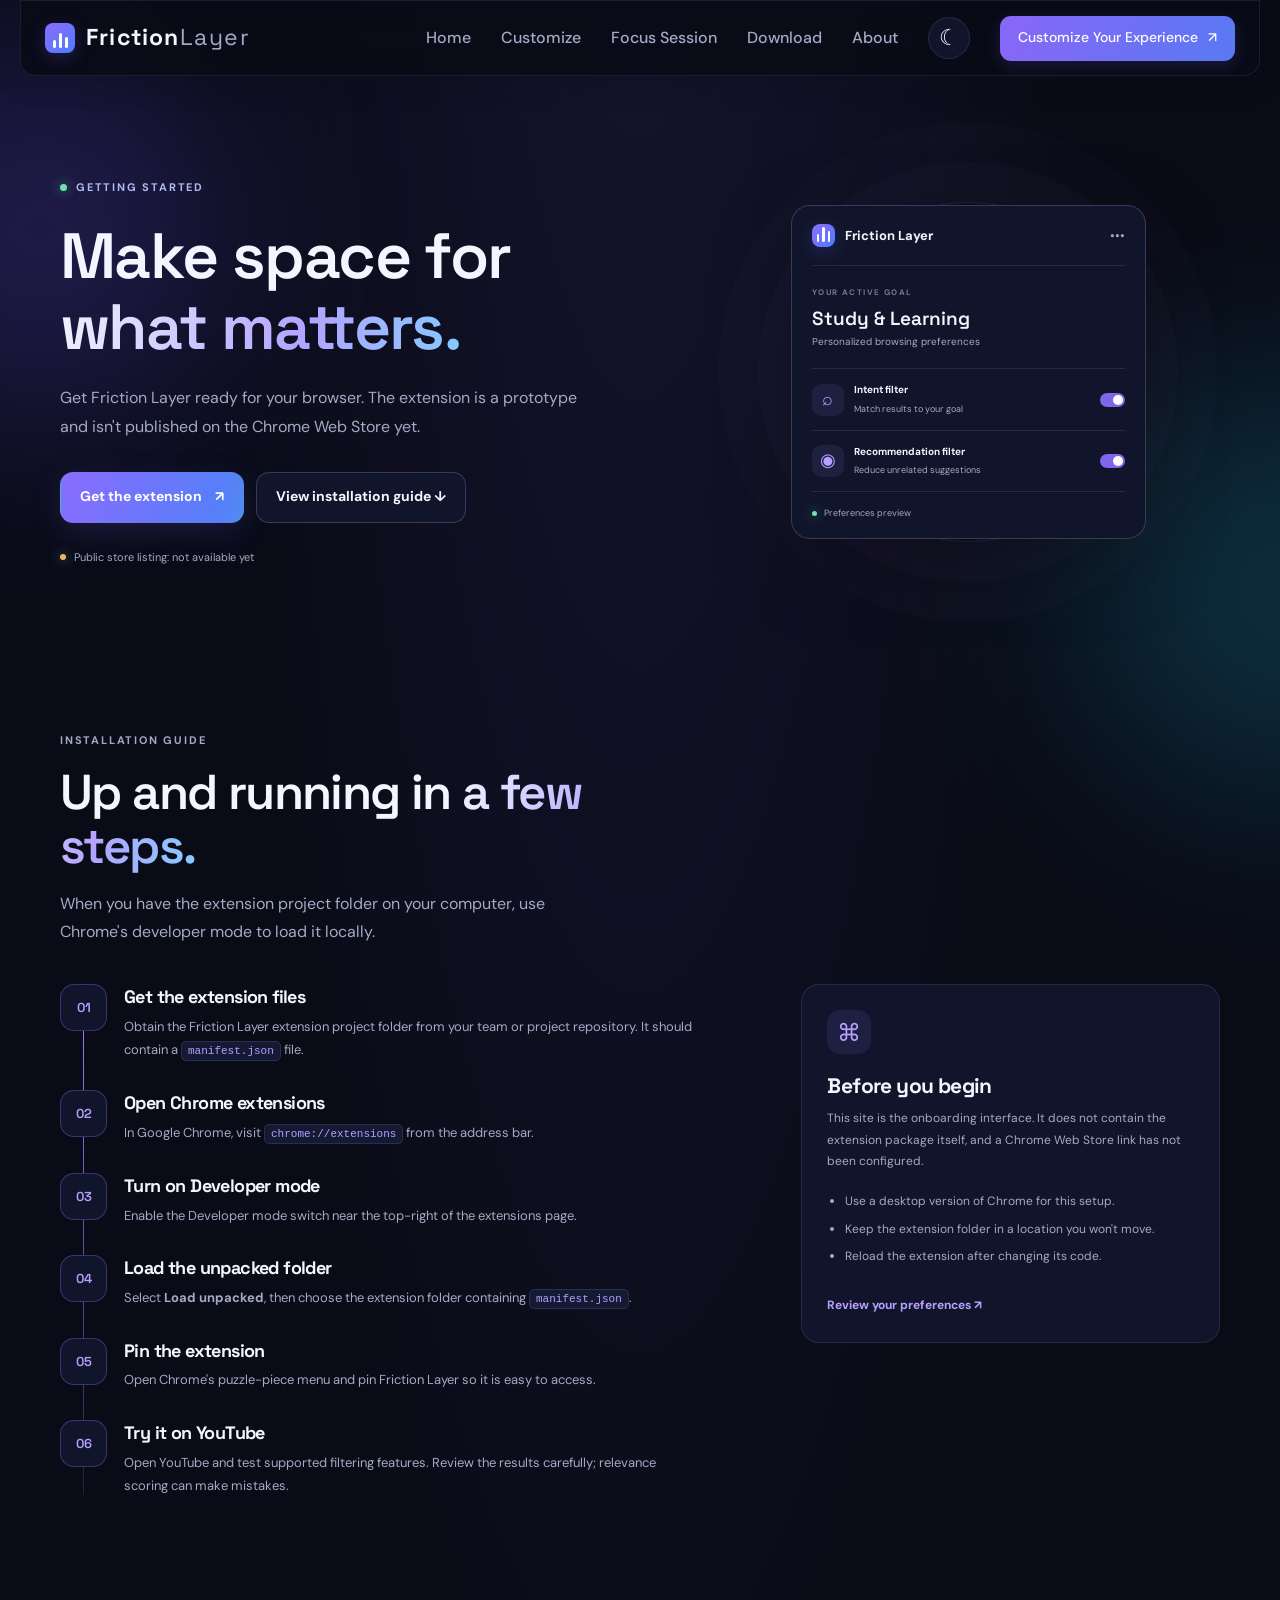
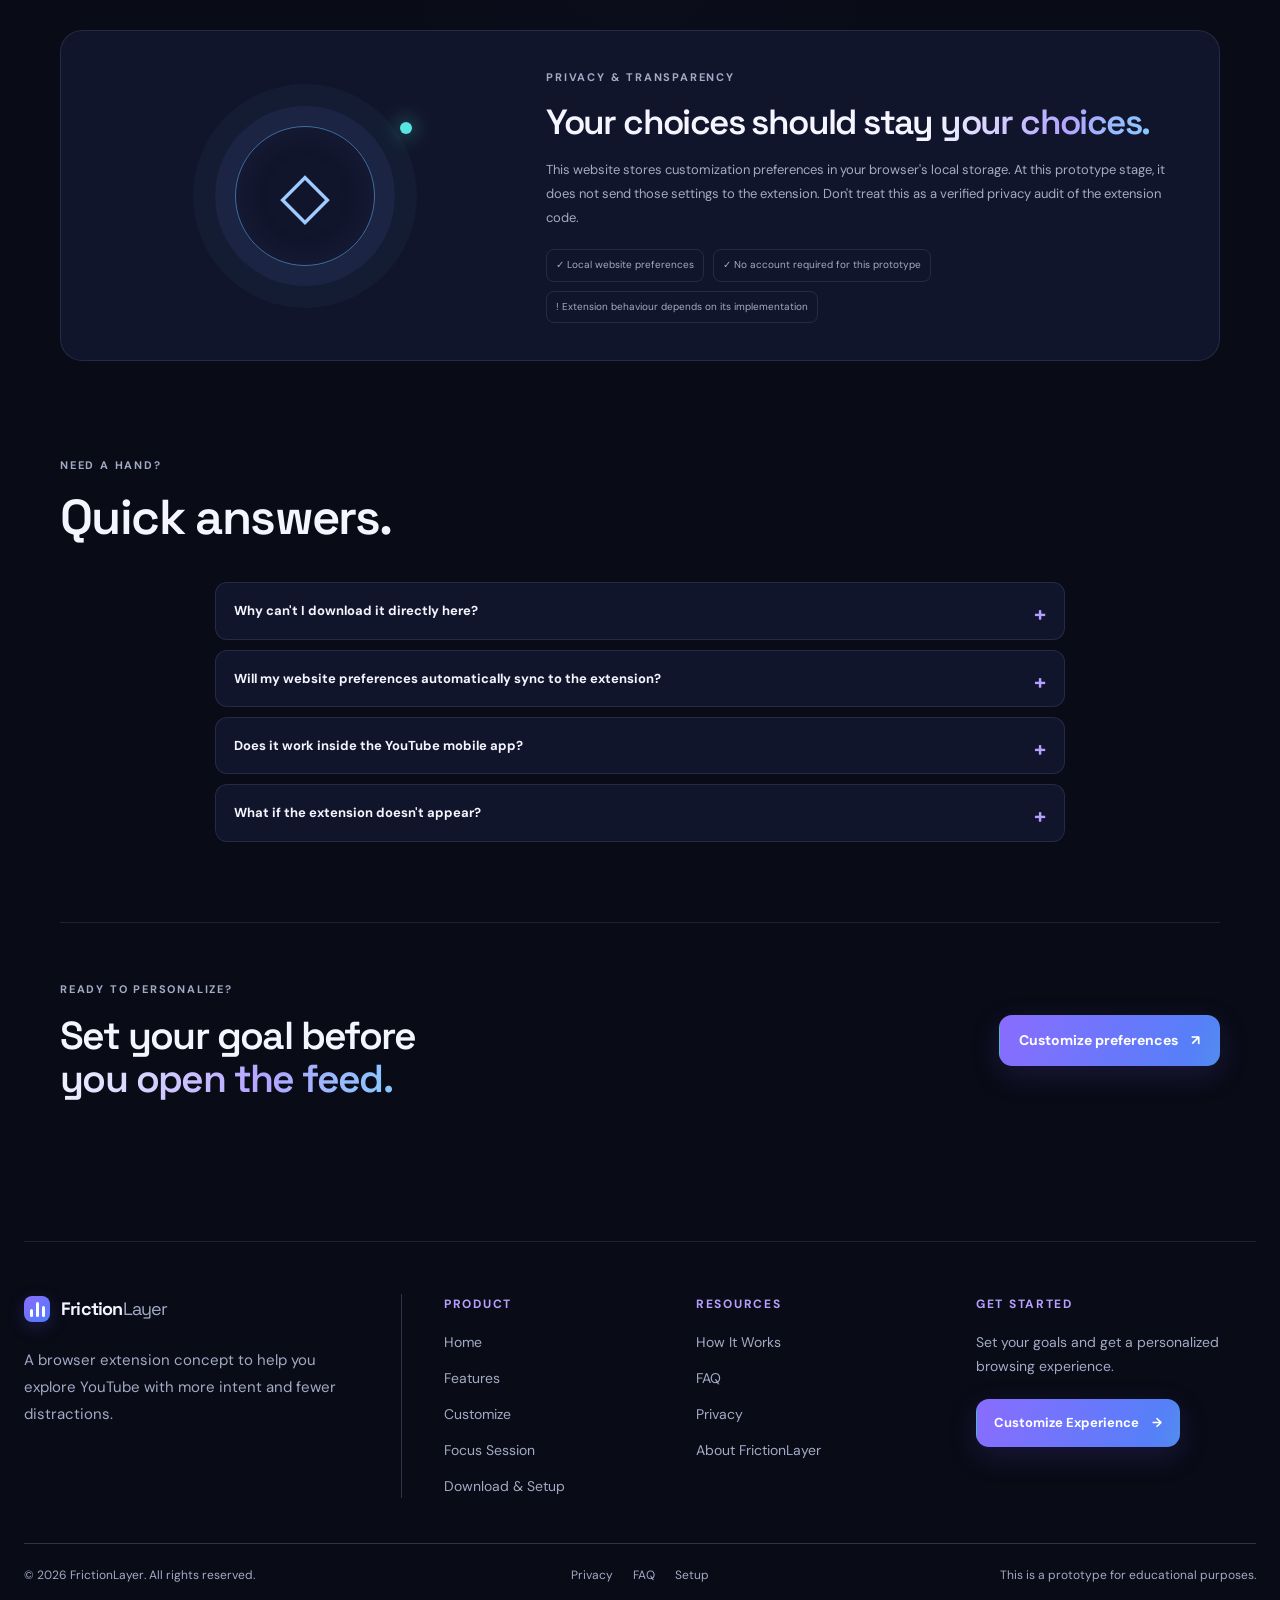
<file: Integration/Website/download.html>
<!DOCTYPE html>
<html lang="en" data-theme="dark">

<head>
  <meta charset="UTF-8">
  <meta name="viewport" content="width=device-width, initial-scale=1.0">
  <title>Download & Setup — Friction Layer</title>
  <link rel="preconnect" href="https://fonts.googleapis.com">
  <link rel="preconnect" href="https://fonts.gstatic.com" crossorigin>
  <link
    href="https://fonts.googleapis.com/css2?family=DM+Sans:wght@400;500;600;700&family=Space+Grotesk:wght@400;500;600;700&display=swap"
    rel="stylesheet">
  <link rel="stylesheet" href="style.css">
  <script src="script.js" defer></script>
</head>

<body>
  <div class="ambient ambient-one"></div>
  <div class="ambient ambient-two"></div>
  <header class="site-header site-header-reference">
    <a class="brand" href="index.html" aria-label="FrictionLayer home">
      <span class="brand-mark"><span></span><span></span><span></span></span>
      <span>Friction<span class="brand-light">Layer</span></span>
    </a>
    <button class="mobile-menu-toggle" aria-label="Toggle navigation"
      aria-expanded="false"><span></span><span></span></button>
    <nav class="nav-links" aria-label="Main navigation">
      <a href="index.html">Home</a>
      <a href="customize.html">Customize</a>
      <a href="focus.html">Focus Session</a>
      <a href="download.html">Download</a>
      <a href="index.html#features">About</a>
      <button class="theme-toggle" type="button" aria-label="Switch theme"><span class="theme-icon">☾</span></button>
      <a class="nav-cta" href="customize.html">Customize Your Experience <span aria-hidden="true">↗</span></a>
    </nav>
  </header>
  <main>
    <section class="download-hero section-shell">
      <div class="download-hero-copy reveal">
        <div class="eyebrow"><span class="status-dot"></span> GETTING STARTED</div>
        <h1>Make space for<br><span class="gradient-text">what matters.</span></h1>
        <p>Get Friction Layer ready for your browser. The extension is a prototype and isn't published on the Chrome Web
          Store yet.</p>
        <div class="hero-actions">
          <a class="button button-primary" id="get-extension-button" href="FrictionLayer-Extension.zip" download>
            Get the extension <span>↗</span>
          </a>
          <a class="button button-secondary" href="#installation-guide">View installation guide ↓</a>
        </div>
        <div class="download-status"><span class="status-dot"></span> Public store listing: not available yet</div>
      </div>
      <div class="download-art reveal reveal-delay-2">
        <div class="extension-window">
          <div class="extension-top"><span
              class="brand-mark"><span></span><span></span><span></span></span><strong>Friction Layer</strong><span
              class="extension-menu">•••</span></div>
          <div class="extension-goal"><span>YOUR ACTIVE GOAL</span><strong>Study &amp;
              Learning</strong><small>Personalized browsing preferences</small></div>
          <div class="extension-setting"><span><i>⌕</i><span><b>Intent filter</b><small>Match results to your
                  goal</small></span></span><b class="switch-on"><i></i></b></div>
          <div class="extension-setting"><span><i>◉</i><span><b>Recommendation filter</b><small>Reduce unrelated
                  suggestions</small></span></span><b class="switch-on"><i></i></b></div>
          <div class="extension-bottom"><span class="status-dot"></span> Preferences preview</div>
        </div>
        <div class="download-orbit"></div>
      </div>
    </section>
    <section class="section-shell section-block install-section" id="installation-guide">
      <div class="section-heading reveal">
        <div class="eyebrow">INSTALLATION GUIDE</div>
        <h2>Up and running in <span class="gradient-text">a few steps.</span></h2>
        <p>When you have the extension project folder on your computer, use Chrome's developer mode to load it locally.
        </p>
      </div>
      <div class="install-layout">
        <div class="install-steps">
          <article class="install-step reveal"><span class="install-number">01</span>
            <div>
              <h3>Get the extension files</h3>
              <p>Obtain the Friction Layer extension project folder from your team or project repository. It should
                contain a <code>manifest.json</code> file.</p>
            </div>
          </article>
          <article class="install-step reveal"><span class="install-number">02</span>
            <div>
              <h3>Open Chrome extensions</h3>
              <p>In Google Chrome, visit <code>chrome://extensions</code> from the address bar.</p>
            </div>
          </article>
          <article class="install-step reveal"><span class="install-number">03</span>
            <div>
              <h3>Turn on Developer mode</h3>
              <p>Enable the Developer mode switch near the top-right of the extensions page.</p>
            </div>
          </article>
          <article class="install-step reveal"><span class="install-number">04</span>
            <div>
              <h3>Load the unpacked folder</h3>
              <p>Select <strong>Load unpacked</strong>, then choose the extension folder containing
                <code>manifest.json</code>.</p>
            </div>
          </article>
          <article class="install-step reveal"><span class="install-number">05</span>
            <div>
              <h3>Pin the extension</h3>
              <p>Open Chrome's puzzle-piece menu and pin Friction Layer so it is easy to access.</p>
            </div>
          </article>
          <article class="install-step reveal"><span class="install-number">06</span>
            <div>
              <h3>Try it on YouTube</h3>
              <p>Open YouTube and test supported filtering features. Review the results carefully; relevance scoring can
                make mistakes.</p>
            </div>
          </article>
        </div>
        <aside class="install-aside reveal reveal-delay-2">
          <div class="aside-icon">⌘</div>
          <h3>Before you begin</h3>
          <p>This site is the onboarding interface. It does not contain the extension package itself, and a Chrome Web
            Store link has not been configured.</p>
          <ul>
            <li>Use a desktop version of Chrome for this setup.</li>
            <li>Keep the extension folder in a location you won't move.</li>
            <li>Reload the extension after changing its code.</li>
          </ul><a href="customize.html" class="text-link">Review your preferences ↗</a>
        </aside>
      </div>
    </section>
    <section class="section-shell section-block privacy-section" id="privacy">
      <div class="privacy-panel reveal">
        <div class="privacy-visual">
          <div class="privacy-ring">◇</div><span class="privacy-orbit-dot"></span>
        </div>
        <div>
          <div class="eyebrow">PRIVACY &amp; TRANSPARENCY</div>
          <h2>Your choices should stay <span class="gradient-text">your choices.</span></h2>
          <p>This website stores customization preferences in your browser's local storage. At this prototype stage, it
            does not send those settings to the extension. Don't treat this as a verified privacy audit of the extension
            code.</p>
          <div class="privacy-points"><span>✓ Local website preferences</span><span>✓ No account required for this
              prototype</span><span>! Extension behaviour depends on its implementation</span></div>
        </div>
      </div>
    </section>
    <section class="section-shell faq-section section-block">
      <div class="section-heading reveal">
        <div class="eyebrow">NEED A HAND?</div>
        <h2>Quick answers.</h2>
      </div>
      <div class="faq-list">
        <details class="faq-item reveal">
          <summary>Why can't I download it directly here?</summary>
          <p>The extension package and verified store listing have not been attached to this website yet. This page
            intentionally avoids linking to a fake download.</p>
        </details>
        <details class="faq-item reveal">
          <summary>Will my website preferences automatically sync to the extension?</summary>
          <p>Not yet. The website currently saves preferences locally. Syncing them requires a real integration between
            the site and extension.</p>
        </details>
        <details class="faq-item reveal">
          <summary>Does it work inside the YouTube mobile app?</summary>
          <p>No. A browser extension generally cannot modify the native YouTube app. This prototype is designed for
            supported desktop browser pages.</p>
        </details>
        <details class="faq-item reveal">
          <summary>What if the extension doesn't appear?</summary>
          <p>Confirm you selected the folder containing <code>manifest.json</code>, check for errors on
            <code>chrome://extensions</code>, then use the Reload button after code changes.</p>
        </details>
      </div>
    </section>
    <section class="closing-cta section-shell reveal">
      <div>
        <div class="eyebrow">READY TO PERSONALIZE?</div>
        <h2>Set your goal before<br><span class="gradient-text">you open the feed.</span></h2>
      </div><a class="button button-primary" href="customize.html">Customize preferences <span>↗</span></a>
    </section>
  </main>
  <footer class="site-footer site-footer-pro">
    <div class="footer-main">
      <div class="footer-brand-block">
        <a class="brand footer-brand" href="index.html" aria-label="FrictionLayer home">
          <span class="brand-mark"><span></span><span></span><span></span></span>
          <span>Friction<span class="brand-light">Layer</span></span>
        </a>
        <p>A browser extension concept to help you explore YouTube with more intent and fewer distractions.</p>
      </div>
      <div class="footer-column">
        <h3>PRODUCT</h3>
        <a href="index.html">Home</a>
        <a href="index.html#features">Features</a>
        <a href="customize.html">Customize</a>
        <a href="focus.html">Focus Session</a>
        <a href="download.html">Download &amp; Setup</a>
      </div>
      <div class="footer-column">
        <h3>RESOURCES</h3>
        <a href="download.html#installation-guide">How It Works</a>
        <a href="download.html#faq">FAQ</a>
        <a href="download.html#privacy">Privacy</a>
        <a href="index.html#features">About FrictionLayer</a>
      </div>
      <div class="footer-cta">
        <h3>GET STARTED</h3>
        <p>Set your goals and get a personalized browsing experience.</p>
        <a class="button button-primary" href="customize.html">Customize Experience <span
            aria-hidden="true">→</span></a>
      </div>
    </div>
    <div class="footer-bottom">
      <span>© 2026 FrictionLayer. All rights reserved.</span>
      <div class="footer-legal"><a href="download.html#privacy">Privacy</a><a href="download.html#faq">FAQ</a><a
          href="download.html#installation-guide">Setup</a></div>
      <span class="footer-disclaimer">This is a prototype for educational purposes.</span>
    </div>
  </footer>
  <div class="toast" role="status" aria-live="polite"></div>
</body>

</html>
</file>
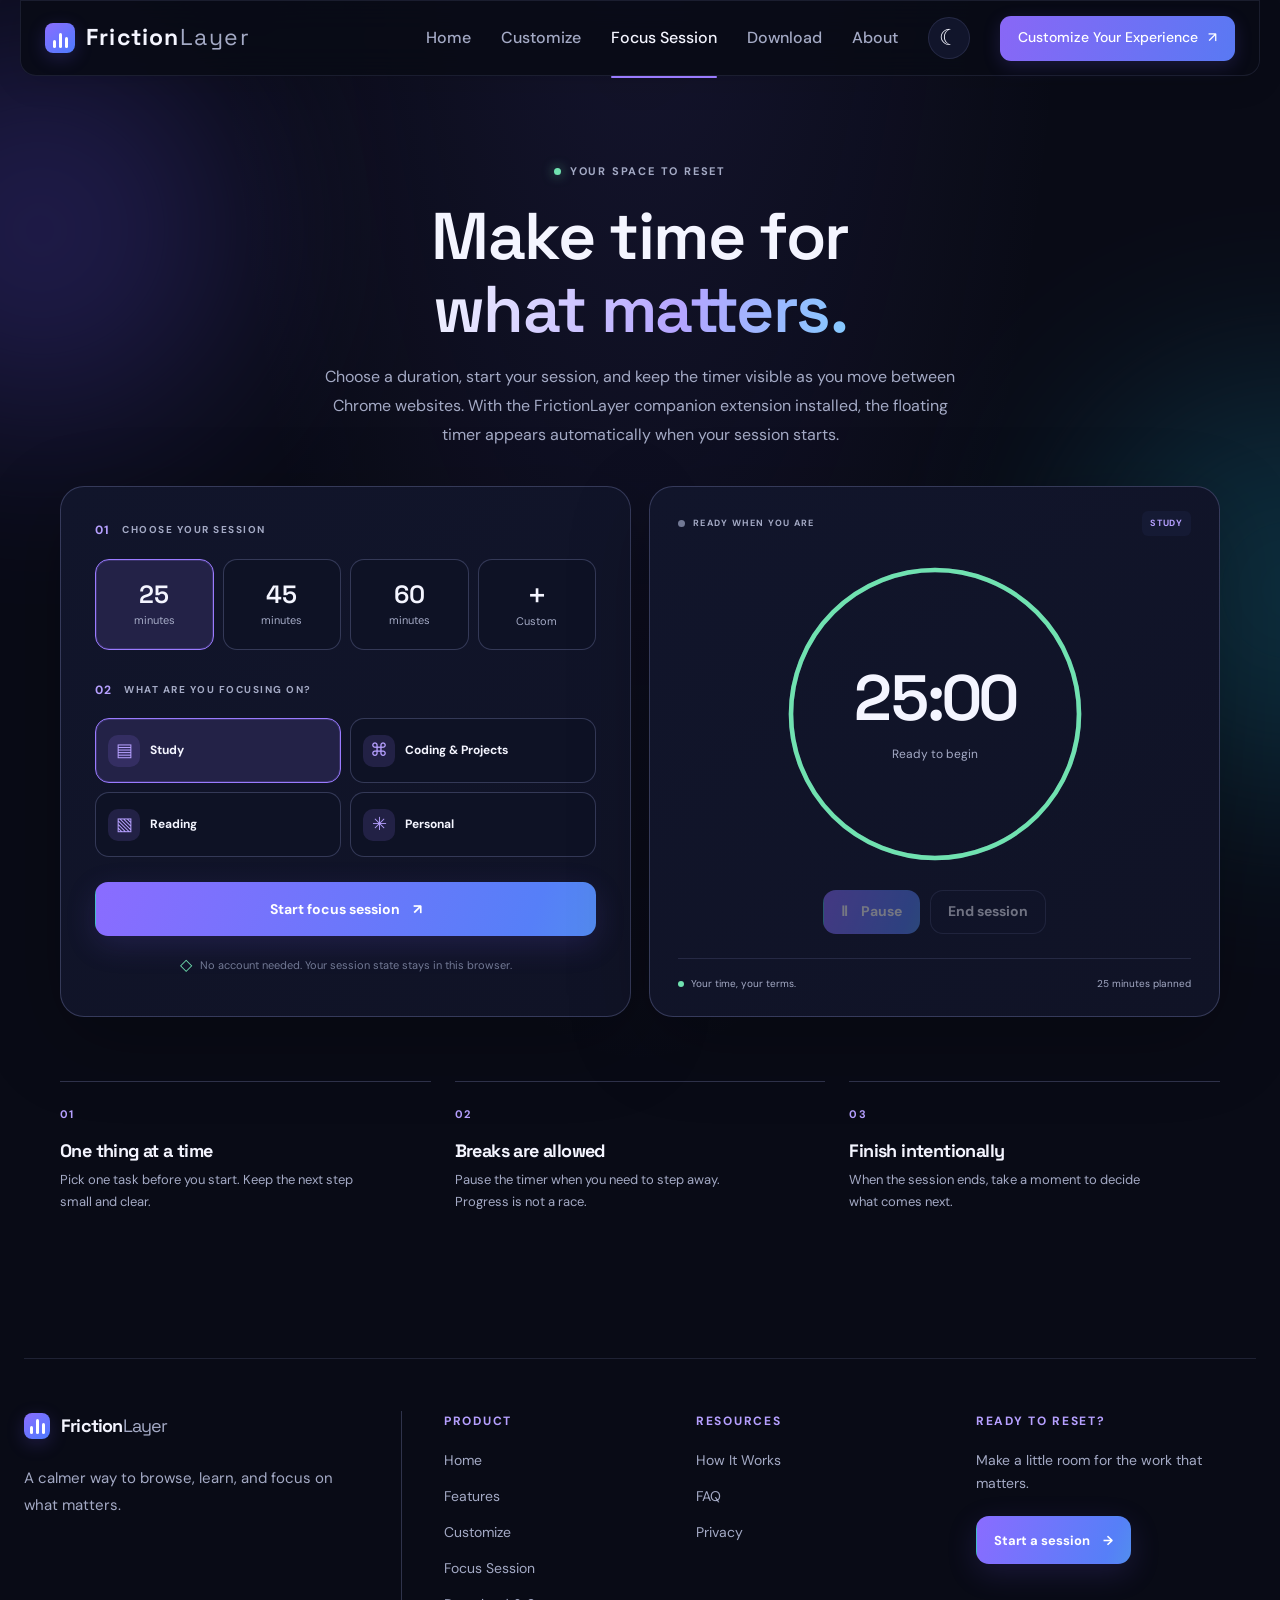
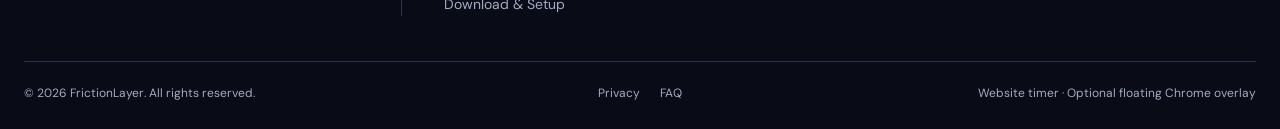
<file: Integration/Website/focus.html>
<!DOCTYPE html>
<html lang="en" data-theme="dark">

<head>
  <meta charset="UTF-8">
  <meta name="viewport" content="width=device-width, initial-scale=1.0">
  <meta name="description"
    content="A standalone focus timer from FrictionLayer. Set a session, stay intentional, and take your next step deliberately.">
  <title>Focus Session — FrictionLayer</title>
  <link rel="preconnect" href="https://fonts.googleapis.com">
  <link rel="preconnect" href="https://fonts.gstatic.com" crossorigin>
  <link
    href="https://fonts.googleapis.com/css2?family=DM+Sans:wght@400;500;600;700&family=Space+Grotesk:wght@400;500;600;700&display=swap"
    rel="stylesheet">
  <link rel="stylesheet" href="style.css">
  <script src="script.js" defer></script>
  <script src="focus-session.js" defer></script>
</head>

<body class="focus-page">
  <div class="ambient ambient-one"></div>
  <div class="ambient ambient-two"></div>
  <header class="site-header site-header-reference">
    <a class="brand" href="index.html" aria-label="FrictionLayer home"><span
        class="brand-mark"><span></span><span></span><span></span></span><span>Friction<span
          class="brand-light">Layer</span></span></a>
    <button class="mobile-menu-toggle" aria-label="Toggle navigation"
      aria-expanded="false"><span></span><span></span></button>
    <nav class="nav-links" aria-label="Main navigation">
      <a href="index.html">Home</a><a href="customize.html">Customize</a><a href="focus.html" class="active">Focus
        Session</a><a href="download.html">Download</a><a href="index.html#features">About</a>
      <button class="theme-toggle" type="button" aria-label="Switch theme"><span class="theme-icon">☾</span></button>
      <a class="nav-cta" href="customize.html">Customize Your Experience <span aria-hidden="true">↗</span></a>
    </nav>
  </header>
  <main class="focus-main section-shell">
    <section class="focus-heading reveal is-visible">
      <div class="eyebrow"><span class="status-dot"></span> YOUR SPACE TO RESET</div>
      <h1>Make time for<br><span class="gradient-text">what matters.</span></h1>
      <p>Choose a duration, start your session, and keep the timer visible as you move between Chrome websites. With the
        FrictionLayer companion extension installed, the floating timer appears automatically when your session starts.
      </p>
    </section>
    <section class="focus-workspace reveal is-visible" aria-label="Focus timer">
      <div class="focus-config" id="focus-config">
        <div class="focus-section-label">01 <span>CHOOSE YOUR SESSION</span></div>
        <div class="duration-options" role="group" aria-label="Session duration">
          <button type="button" class="duration-option selected" data-minutes="25"
            aria-pressed="true"><strong>25</strong><span>minutes</span></button>
          <button type="button" class="duration-option" data-minutes="45"
            aria-pressed="false"><strong>45</strong><span>minutes</span></button>
          <button type="button" class="duration-option" data-minutes="60"
            aria-pressed="false"><strong>60</strong><span>minutes</span></button>
          <button type="button" class="duration-option custom-duration" data-minutes="custom"
            aria-pressed="false"><strong>＋</strong><span>Custom</span></button>
        </div>
        <div class="custom-duration-field" id="custom-duration-field" hidden><label for="custom-minutes">Custom duration
            (1–180 minutes)</label><input id="custom-minutes" type="number" min="1" max="180" value="40"
            inputmode="numeric"></div>
        <div class="focus-section-label focus-activity-label">02 <span>WHAT ARE YOU FOCUSING ON?</span></div>
        <div class="activity-options" role="group" aria-label="Focus activity">
          <button type="button" class="activity-option selected" data-activity="Study"
            aria-pressed="true"><span>▤</span><strong>Study</strong></button>
          <button type="button" class="activity-option" data-activity="Coding & Projects"
            aria-pressed="false"><span>⌘</span><strong>Coding &amp; Projects</strong></button>
          <button type="button" class="activity-option" data-activity="Reading"
            aria-pressed="false"><span>▧</span><strong>Reading</strong></button>
          <button type="button" class="activity-option" data-activity="Personal"
            aria-pressed="false"><span>✳</span><strong>Personal</strong></button>
        </div>
        <button class="button button-primary focus-start-button" id="focus-start" type="button">Start focus session
          <span aria-hidden="true">↗</span></button>
        <p class="focus-note"><span>◇</span> No account needed. Your session state stays in this browser.</p>
      </div>
      <div class="focus-timer-panel" id="focus-timer-panel">
        <div class="timer-panel-top"><span class="timer-live-dot" id="timer-live-dot"></span><span
            id="timer-status">READY WHEN YOU ARE</span><span class="timer-session-tag"
            id="timer-activity-tag">STUDY</span></div>
        <div class="timer-ring-wrap" id="timer-ring-wrap">
          <svg class="timer-ring" viewBox="0 0 280 280" role="img" aria-label="Focus session progress">
            <circle class="timer-ring-track" cx="140" cy="140" r="126"></circle>
            <circle class="timer-ring-progress" id="timer-ring-progress" cx="140" cy="140" r="126"></circle>
          </svg>
          <div class="timer-readout">
            <div class="timer-time" id="timer-time" role="timer" aria-live="off">25:00</div>
            <div class="timer-subtitle" id="timer-subtitle">Ready to begin</div>
          </div>
        </div>
        <div class="timer-controls"><button class="button button-primary" id="timer-pause" type="button" disabled><span
              id="pause-icon">Ⅱ</span> <span id="pause-label">Pause</span></button><button
            class="button button-secondary" id="timer-end" type="button" disabled>End session</button></div>
        <div class="timer-footer"><span><span class="footer-status-dot"></span> <span id="timer-footer-text">Your time,
              your terms.</span></span><span id="timer-remaining-label">25 minutes planned</span></div>
      </div>
    </section>
    <section class="focus-principles" aria-label="Focus session tips">
      <article><span>01</span>
        <h3>One thing at a time</h3>
        <p>Pick one task before you start. Keep the next step small and clear.</p>
      </article>
      <article><span>02</span>
        <h3>Breaks are allowed</h3>
        <p>Pause the timer when you need to step away. Progress is not a race.</p>
      </article>
      <article><span>03</span>
        <h3>Finish intentionally</h3>
        <p>When the session ends, take a moment to decide what comes next.</p>
      </article>
    </section>
  </main>
  <footer class="site-footer site-footer-pro">
    <div class="footer-main">
      <div class="footer-brand-block"><a class="brand footer-brand" href="index.html"><span
            class="brand-mark"><span></span><span></span><span></span></span><span>Friction<span
              class="brand-light">Layer</span></span></a>
        <p>A calmer way to browse, learn, and focus on what matters.</p>
      </div>
      <div class="footer-column">
        <h3>PRODUCT</h3><a href="index.html">Home</a><a href="index.html#features">Features</a><a
          href="customize.html">Customize</a><a href="focus.html">Focus Session</a><a href="download.html">Download
          &amp; Setup</a>
      </div>
      <div class="footer-column">
        <h3>RESOURCES</h3><a href="download.html#installation-guide">How It Works</a><a
          href="download.html#faq">FAQ</a><a href="download.html#privacy">Privacy</a>
      </div>
      <div class="footer-cta">
        <h3>READY TO RESET?</h3>
        <p>Make a little room for the work that matters.</p><a class="button button-primary" href="focus.html">Start a
          session <span aria-hidden="true">→</span></a>
      </div>
    </div>
    <div class="footer-bottom"><span>© 2026 FrictionLayer. All rights reserved.</span>
      <div class="footer-legal"><a href="download.html#privacy">Privacy</a><a href="download.html#faq">FAQ</a></div>
      <span class="footer-disclaimer">Website timer · Optional floating Chrome overlay</span>
    </div>
  </footer>
  <div class="toast" role="status" aria-live="polite"></div>
</body>

</html>
</file>
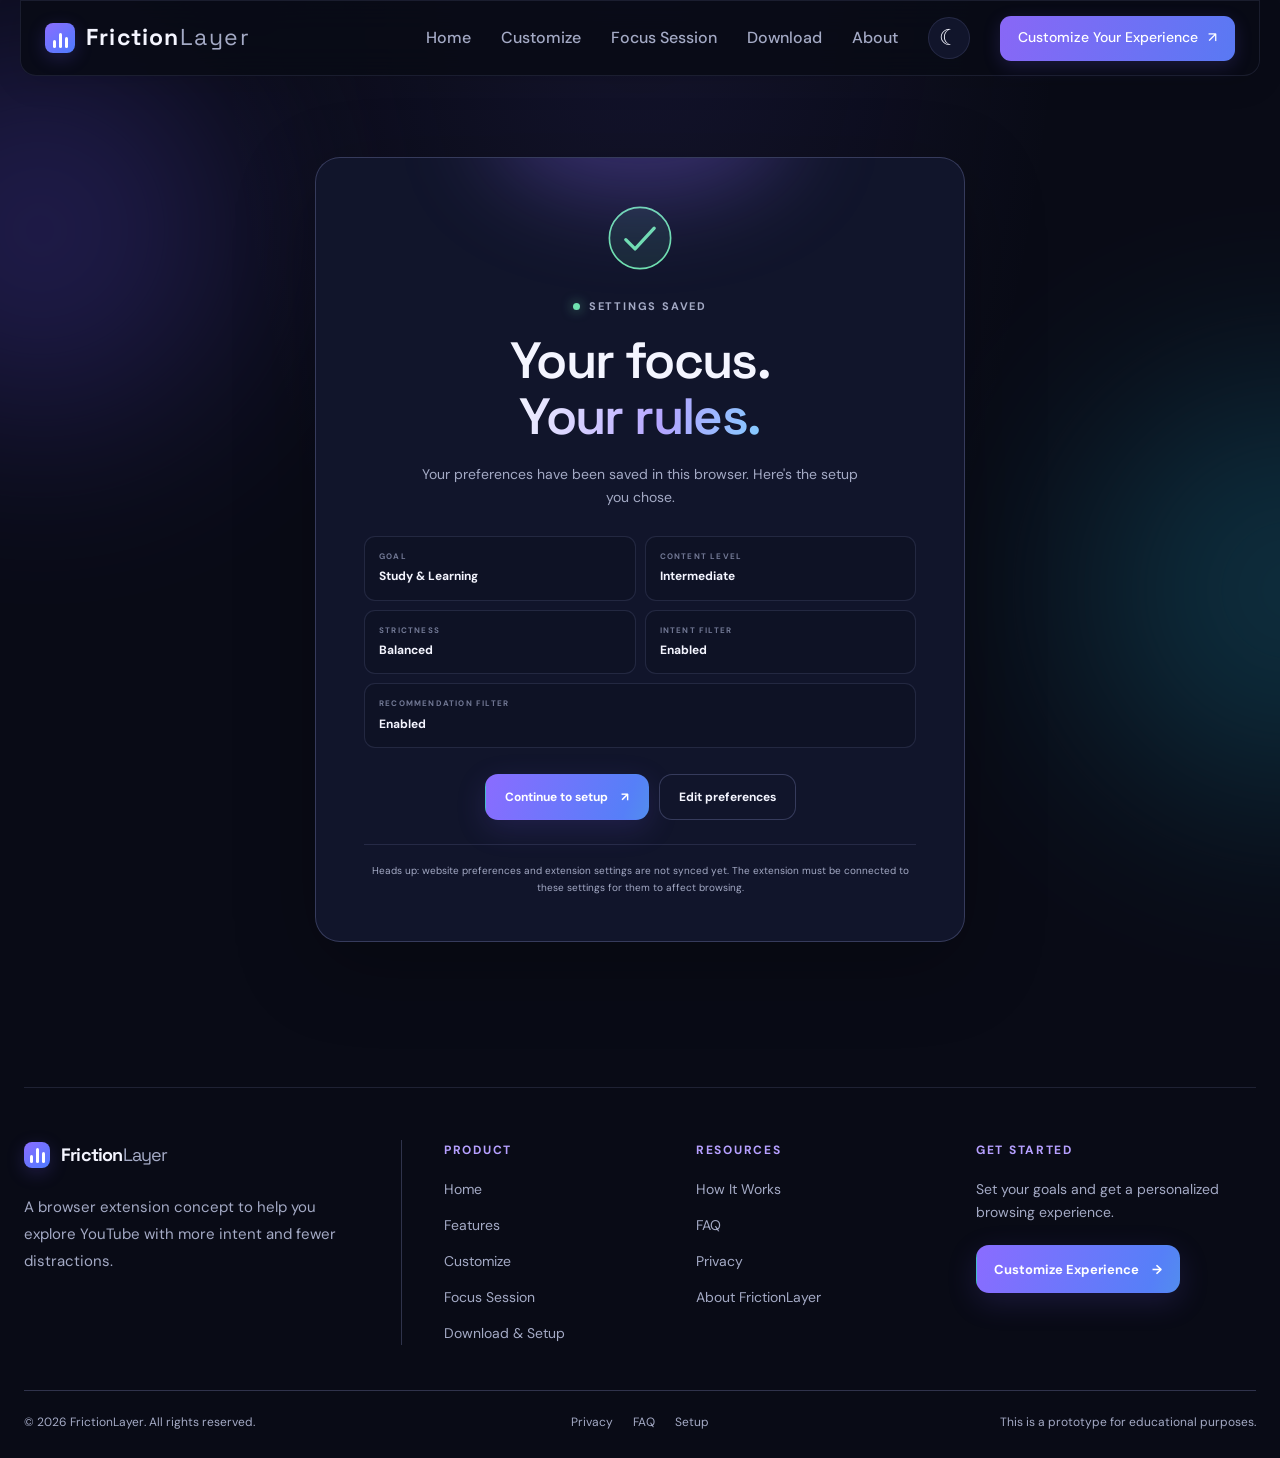
<file: Integration/Website/success.html>
<!DOCTYPE html>
<html lang="en" data-theme="dark">

<head>
  <meta charset="UTF-8">
  <meta name="viewport" content="width=device-width, initial-scale=1.0">
  <title>Preferences Saved — Friction Layer</title>
  <link rel="preconnect" href="https://fonts.googleapis.com">
  <link rel="preconnect" href="https://fonts.gstatic.com" crossorigin>
  <link
    href="https://fonts.googleapis.com/css2?family=DM+Sans:wght@400;500;600;700&family=Space+Grotesk:wght@400;500;600;700&display=swap"
    rel="stylesheet">
  <link rel="stylesheet" href="style.css">
  <script src="script.js" defer></script>
</head>

<body>
  <div class="ambient ambient-one"></div>
  <div class="ambient ambient-two"></div>
  <header class="site-header site-header-reference">
    <a class="brand" href="index.html" aria-label="FrictionLayer home">
      <span class="brand-mark"><span></span><span></span><span></span></span>
      <span>Friction<span class="brand-light">Layer</span></span>
    </a>
    <button class="mobile-menu-toggle" aria-label="Toggle navigation"
      aria-expanded="false"><span></span><span></span></button>
    <nav class="nav-links" aria-label="Main navigation">
      <a href="index.html">Home</a>
      <a href="customize.html">Customize</a>
      <a href="focus.html">Focus Session</a>
      <a href="download.html">Download</a>
      <a href="index.html#features">About</a>
      <button class="theme-toggle" type="button" aria-label="Switch theme"><span class="theme-icon">☾</span></button>
      <a class="nav-cta" href="customize.html">Customize Your Experience <span aria-hidden="true">↗</span></a>
    </nav>
  </header>
  <main class="success-main section-shell">
    <section class="success-card reveal">
      <div class="success-icon"><svg viewBox="0 0 64 64" aria-hidden="true">
          <circle cx="32" cy="32" r="28"></circle>
          <path d="M19 33.5 27.5 42 45 23"></path>
        </svg></div>
      <div class="eyebrow"><span class="status-dot"></span> SETTINGS SAVED</div>
      <h1>Your focus.<br><span class="gradient-text">Your rules.</span></h1>
      <p class="success-lede">Your preferences have been saved in this browser. Here's the setup you chose.</p>
      <div class="saved-settings">
        <div><span>GOAL</span><strong id="saved-goal">Study &amp; Learning</strong></div>
        <div><span>CONTENT LEVEL</span><strong id="saved-level">Intermediate</strong></div>
        <div><span>STRICTNESS</span><strong id="saved-strictness">Balanced</strong></div>
        <div><span>INTENT FILTER</span><strong id="saved-intent">Enabled</strong></div>
        <div><span>RECOMMENDATION FILTER</span><strong id="saved-recommendations">Enabled</strong></div>
      </div>
      <div class="success-actions"><a class="button button-primary" href="download.html">Continue to setup
          <span>↗</span></a><a class="button button-secondary" href="customize.html">Edit preferences</a></div>
      <p class="honest-note">Heads up: website preferences and extension settings are not synced yet. The extension must
        be connected to these settings for them to affect browsing.</p>
    </section>
  </main>
  <footer class="site-footer site-footer-pro">
    <div class="footer-main">
      <div class="footer-brand-block">
        <a class="brand footer-brand" href="index.html" aria-label="FrictionLayer home">
          <span class="brand-mark"><span></span><span></span><span></span></span>
          <span>Friction<span class="brand-light">Layer</span></span>
        </a>
        <p>A browser extension concept to help you explore YouTube with more intent and fewer distractions.</p>
      </div>
      <div class="footer-column">
        <h3>PRODUCT</h3>
        <a href="index.html">Home</a>
        <a href="index.html#features">Features</a>
        <a href="customize.html">Customize</a>
        <a href="focus.html">Focus Session</a>
        <a href="download.html">Download &amp; Setup</a>
      </div>
      <div class="footer-column">
        <h3>RESOURCES</h3>
        <a href="download.html#installation-guide">How It Works</a>
        <a href="download.html#faq">FAQ</a>
        <a href="download.html#privacy">Privacy</a>
        <a href="index.html#features">About FrictionLayer</a>
      </div>
      <div class="footer-cta">
        <h3>GET STARTED</h3>
        <p>Set your goals and get a personalized browsing experience.</p>
        <a class="button button-primary" href="customize.html">Customize Experience <span
            aria-hidden="true">→</span></a>
      </div>
    </div>
    <div class="footer-bottom">
      <span>© 2026 FrictionLayer. All rights reserved.</span>
      <div class="footer-legal"><a href="download.html#privacy">Privacy</a><a href="download.html#faq">FAQ</a><a
          href="download.html#installation-guide">Setup</a></div>
      <span class="footer-disclaimer">This is a prototype for educational purposes.</span>
    </div>
  </footer>
  <div class="toast" role="status" aria-live="polite"></div>
</body>

</html>
</file>
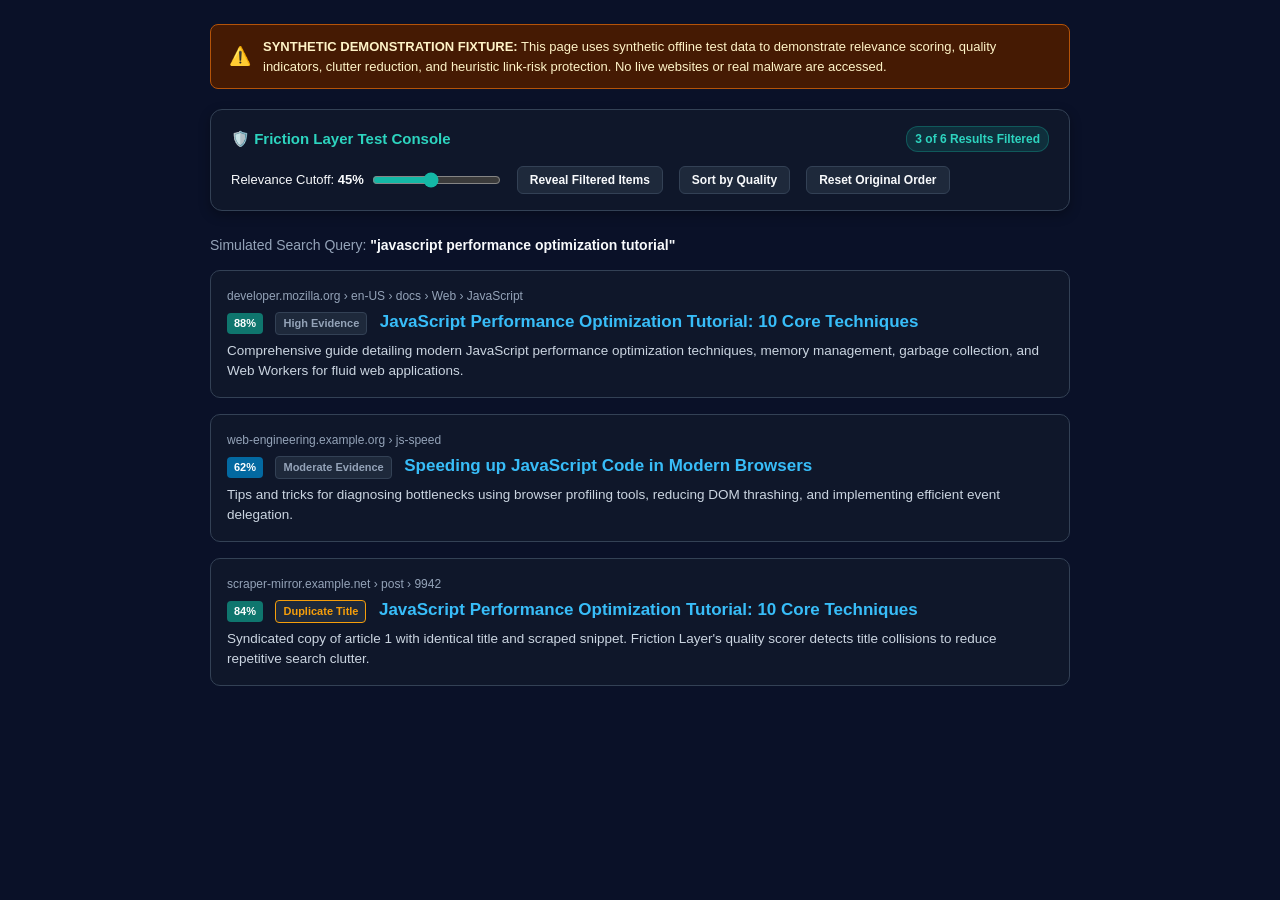
<file: tests/fixtures/search-results.html>
<!DOCTYPE html>
<html lang="en">
<head>
  <meta charset="UTF-8">
  <meta name="viewport" content="width=device-width, initial-scale=1.0">
  <title>Friction Layer - Synthetic Demo Fixture</title>
  <style>
    :root {
      --bg: #0a1128;
      --surface: #0f172a;
      --card: #1e293b;
      --border: #334155;
      --text: #f8fafc;
      --text-muted: #94a3b8;
      --teal: #14b8a6;
      --teal-glow: #2dd4bf;
      --amber: #f59e0b;
      --red: #ef4444;
    }
    * { box-sizing: border-box; margin: 0; padding: 0; }
    body {
      background: var(--bg);
      color: var(--text);
      font-family: -apple-system, BlinkMacSystemFont, "Segoe UI", Roboto, sans-serif;
      padding: 24px;
      line-height: 1.5;
    }
    .demo-container {
      max-width: 860px;
      margin: 0 auto;
    }
    .disclaimer-banner {
      background: #451a03;
      border: 1px solid #b45309;
      color: #fef3c7;
      padding: 12px 18px;
      border-radius: 8px;
      font-size: 13px;
      margin-bottom: 20px;
      display: flex;
      align-items: center;
      gap: 12px;
    }
    .interactive-panel {
      background: var(--surface);
      border: 1px solid var(--border);
      border-radius: 12px;
      padding: 16px 20px;
      margin-bottom: 24px;
      box-shadow: 0 4px 12px rgba(0,0,0,0.3);
    }
    .panel-header {
      display: flex;
      justify-content: space-between;
      align-items: center;
      margin-bottom: 14px;
    }
    .panel-title {
      font-size: 15px;
      font-weight: 700;
      color: var(--teal-glow);
    }
    .controls-row {
      display: flex;
      flex-wrap: wrap;
      align-items: center;
      gap: 16px;
    }
    .control-item {
      display: flex;
      align-items: center;
      gap: 8px;
      font-size: 13px;
    }
    .control-item input[type="range"] {
      accent-color: var(--teal);
      cursor: pointer;
    }
    .btn {
      padding: 6px 12px;
      border-radius: 6px;
      font-size: 12px;
      font-weight: 600;
      cursor: pointer;
      border: 1px solid var(--border);
      background: var(--card);
      color: var(--text);
      transition: all 0.15s;
    }
    .btn:hover {
      background: #334155;
      border-color: var(--teal);
    }
    .results-container {
      display: flex;
      flex-direction: column;
      gap: 16px;
    }
    .search-card {
      background: var(--surface);
      border: 1px solid var(--border);
      border-radius: 10px;
      padding: 16px;
      transition: all 0.2s ease;
      position: relative;
    }
    .search-card.friction-hidden {
      display: none !important;
    }
    .reveal-mode .search-card.friction-hidden {
      display: block !important;
      opacity: 0.6;
      border-left: 3px dashed var(--amber);
    }
    .result-domain {
      font-size: 12px;
      color: var(--text-muted);
      margin-bottom: 4px;
    }
    .result-title {
      font-size: 17px;
      font-weight: 600;
      color: #38bdf8;
      text-decoration: none;
      display: inline-block;
      margin-bottom: 6px;
    }
    .result-title:hover {
      text-decoration: underline;
    }
    .result-snippet {
      font-size: 13.5px;
      color: #cbd5e1;
    }
    .badge {
      display: inline-flex;
      align-items: center;
      padding: 2px 7px;
      border-radius: 4px;
      font-size: 11px;
      font-weight: 700;
      margin-right: 8px;
    }
    .badge-high { background: #0f766e; color: #fff; }
    .badge-med { background: #0369a1; color: #fff; }
    .badge-low { background: #b45309; color: #fff; }
    .badge-sponsored { background: #701a75; color: #f5d0fe; border: 1px solid #c026d3; }
    .badge-quality { background: #1e293b; color: #94a3b8; border: 1px solid #334155; }
    .badge-risk { background: #7f1d1d; color: #fecaca; border: 1px solid #dc2626; cursor: pointer; }
    .metric-pill {
      font-size: 12px;
      font-weight: 600;
      color: var(--teal-glow);
      background: rgba(20, 184, 166, 0.15);
      padding: 3px 8px;
      border-radius: 12px;
      border: 1px solid rgba(20, 184, 166, 0.3);
    }
  </style>
</head>
<body>
  <div class="demo-container">
    <!-- Disclaimer -->
    <div class="disclaimer-banner">
      <span style="font-size: 18px;">⚠️</span>
      <div>
        <strong>SYNTHETIC DEMONSTRATION FIXTURE:</strong>
        This page uses synthetic offline test data to demonstrate relevance scoring, quality indicators, clutter reduction, and heuristic link-risk protection. No live websites or real malware are accessed.
      </div>
    </div>

    <!-- Interactive Simulator Toolbar -->
    <div class="interactive-panel">
      <div class="panel-header">
        <div class="panel-title">🛡️ Friction Layer Test Console</div>
        <div class="metric-pill" id="statusPill">Evaluating 6 Demo Items</div>
      </div>
      <div class="controls-row">
        <div class="control-item">
          <label for="cutoffSlider">Relevance Cutoff: <strong id="sliderReadout" class="text-teal">45%</strong></label>
          <input type="range" id="cutoffSlider" min="0" max="100" value="45">
        </div>
        <button class="btn" id="btnToggleReveal">Reveal Filtered Items</button>
        <button class="btn" id="btnSortQuality">Sort by Quality</button>
        <button class="btn" id="btnResetFixture">Reset Original Order</button>
      </div>
    </div>

    <!-- Active Query Presentation -->
    <div style="margin-bottom: 14px; font-size: 14px; color: var(--text-muted);">
      Simulated Search Query: <strong style="color: #f8fafc;">"javascript performance optimization tutorial"</strong>
    </div>

    <!-- Synthetic Search Results Container -->
    <div class="results-container" id="resultsContainer">
      <!-- Item 1: High Relevance & High Evidence -->
      <div class="search-card" data-expected-relevance="high" data-orig-order="0">
        <div class="result-domain">developer.mozilla.org › en-US › docs › Web › JavaScript</div>
        <div>
          <span class="badge badge-high" id="badge-1">88%</span>
          <span class="badge badge-quality">High Evidence</span>
          <a href="https://developer.mozilla.org/en-US/docs/Web/JavaScript/Performance" class="result-title">JavaScript Performance Optimization Tutorial: 10 Core Techniques</a>
        </div>
        <p class="result-snippet">Comprehensive guide detailing modern JavaScript performance optimization techniques, memory management, garbage collection, and Web Workers for fluid web applications.</p>
      </div>

      <!-- Item 2: Moderate Relevance & Moderate Evidence -->
      <div class="search-card" data-expected-relevance="med" data-orig-order="1">
        <div class="result-domain">web-engineering.example.org › js-speed</div>
        <div>
          <span class="badge badge-med" id="badge-2">62%</span>
          <span class="badge badge-quality">Moderate Evidence</span>
          <a href="https://web-engineering.example.org/js-speed" class="result-title">Speeding up JavaScript Code in Modern Browsers</a>
        </div>
        <p class="result-snippet">Tips and tricks for diagnosing bottlenecks using browser profiling tools, reducing DOM thrashing, and implementing efficient event delegation.</p>
      </div>

      <!-- Item 3: Low Relevance / Off-Topic SEO Spam (Should be hidden when cutoff > 30) -->
      <div class="search-card" data-expected-relevance="low" data-orig-order="2">
        <div class="result-domain">discount-travel-deals.example.com › flights</div>
        <div>
          <span class="badge badge-low" id="badge-3">12%</span>
          <span class="badge badge-quality">Limited Evidence</span>
          <a href="https://discount-travel-deals.example.com/flights" class="result-title">Best Holiday Deals, Cheap Flights and Hotels for 2026</a>
        </div>
        <p class="result-snippet">Book exclusive low-cost airline tickets, discount vacation packages, and rental cars across the world with 24/7 customer support.</p>
      </div>

      <!-- Item 4: Suspicious Lookalike Typosquatting Link (Link-Risk Demonstration) -->
      <div class="search-card" data-expected-relevance="low" data-orig-order="3">
        <div class="result-domain">paypa1-security-update.example.com › download</div>
        <div>
          <span class="badge badge-low" id="badge-4">24%</span>
          <span class="badge badge-risk" id="riskBadgeDemo" title="Click to view heuristic indicators">⚠️ Suspicious Link</span>
          <a href="https://g00gle.com@paypa1-security-update.example.com/download" class="result-title">Free JavaScript IDE Download & Security Check</a>
        </div>
        <p class="result-snippet">Download accelerated development tools. (Notice: This synthetic result demonstrates Friction Layer's heuristic warning system for typosquatted brands and embedded credentials).</p>
      </div>

      <!-- Item 5: Commercial Sponsored Ad Block (Clutter Filter Demonstration) -->
      <div class="search-card uEierd" data-clutter="sponsored" data-orig-order="4" style="border-color: #a21caf;">
        <div class="result-domain">sponsored.telemetry-cloud.example.net</div>
        <div>
          <span class="badge badge-sponsored">Sponsored Ad</span>
          <a href="https://sponsored.telemetry-cloud.example.net" class="result-title">Enterprise JavaScript Performance Cloud Monitoring</a>
        </div>
        <p class="result-snippet">Cloud observability platform with real-time CPU profiling, alerting, and automated anomaly detection for high-traffic websites.</p>
      </div>

      <!-- Item 6: Near-Duplicate Syndicated Title (Quality Uniqueness Demonstration) -->
      <div class="search-card" data-expected-relevance="high" data-orig-order="5">
        <div class="result-domain">scraper-mirror.example.net › post › 9942</div>
        <div>
          <span class="badge badge-high" id="badge-6">84%</span>
          <span class="badge badge-quality" style="border-color: var(--amber); color: var(--amber);">Duplicate Title</span>
          <a href="https://scraper-mirror.example.net/post/9942" class="result-title">JavaScript Performance Optimization Tutorial: 10 Core Techniques</a>
        </div>
        <p class="result-snippet">Syndicated copy of article 1 with identical title and scraped snippet. Friction Layer's quality scorer detects title collisions to reduce repetitive search clutter.</p>
      </div>
    </div>
  </div>

  <!-- Load Core Modules for standalone execution -->
  <script src="../../core/relevance-scorer.js"></script>
  <script src="../../core/quality-scorer.js"></script>
  <script src="../../core/link-risk.js"></script>

  <script>
    (function () {
      const slider = document.getElementById('cutoffSlider');
      const readout = document.getElementById('sliderReadout');
      const btnReveal = document.getElementById('btnToggleReveal');
      const btnSort = document.getElementById('btnSortQuality');
      const btnReset = document.getElementById('btnResetFixture');
      const statusPill = document.getElementById('statusPill');
      const container = document.getElementById('resultsContainer');
      const riskBadge = document.getElementById('riskBadgeDemo');

      let isReveal = false;
      const scores = [88, 62, 12, 24, 40, 84];
      const cards = Array.from(document.querySelectorAll('.search-card'));

      function applyFiltering() {
        const threshold = parseInt(slider.value, 10);
        readout.textContent = threshold + '%';
        let hidden = 0;

        cards.forEach((card, idx) => {
          const score = scores[idx];
          if (score < threshold) {
            card.classList.add('friction-hidden');
            hidden++;
          } else {
            card.classList.remove('friction-hidden');
          }
        });

        statusPill.textContent = `${hidden} of 6 Results Filtered`;
      }

      slider.addEventListener('input', applyFiltering);

      btnReveal.addEventListener('click', () => {
        isReveal = !isReveal;
        container.classList.toggle('reveal-mode', isReveal);
        btnReveal.textContent = isReveal ? 'Re-Hide Filtered' : 'Reveal Filtered Items';
      });

      btnSort.addEventListener('click', () => {
        const sorted = [...cards].sort((a, b) => {
          const idxA = cards.indexOf(a);
          const idxB = cards.indexOf(b);
          return scores[idxB] - scores[idxA];
        });
        sorted.forEach(c => container.appendChild(c));
      });

      btnReset.addEventListener('click', () => {
        const sorted = [...cards].sort((a, b) => {
          return parseInt(a.getAttribute('data-orig-order'), 10) - parseInt(b.getAttribute('data-orig-order'), 10);
        });
        sorted.forEach(c => container.appendChild(c));
      });

      // Interactive risk badge alert
      if (riskBadge) {
        riskBadge.addEventListener('click', () => {
          alert(
            "⚠️ Friction Layer Heuristic Notice:\\n\\n" +
            "Observed Destination: https://g00gle.com@paypa1-security-update.example.com/download\\n\\n" +
            "Detected Heuristic Indicators:\\n" +
            "1. USERINFO_CREDENTIALS: URL contains misleading username prefix ('g00gle.com@')\\n" +
            "2. DECEPTIVE_LOOKALIKE: Domain imitates 'paypal' via leetspeak character substitution ('paypa1')\\n\\n" +
            "Note: This is a local structural check. Your navigation is never silently blocked."
          );
        });
      }

      applyFiltering();
    })();
  </script>
</body>
</html>
</file>
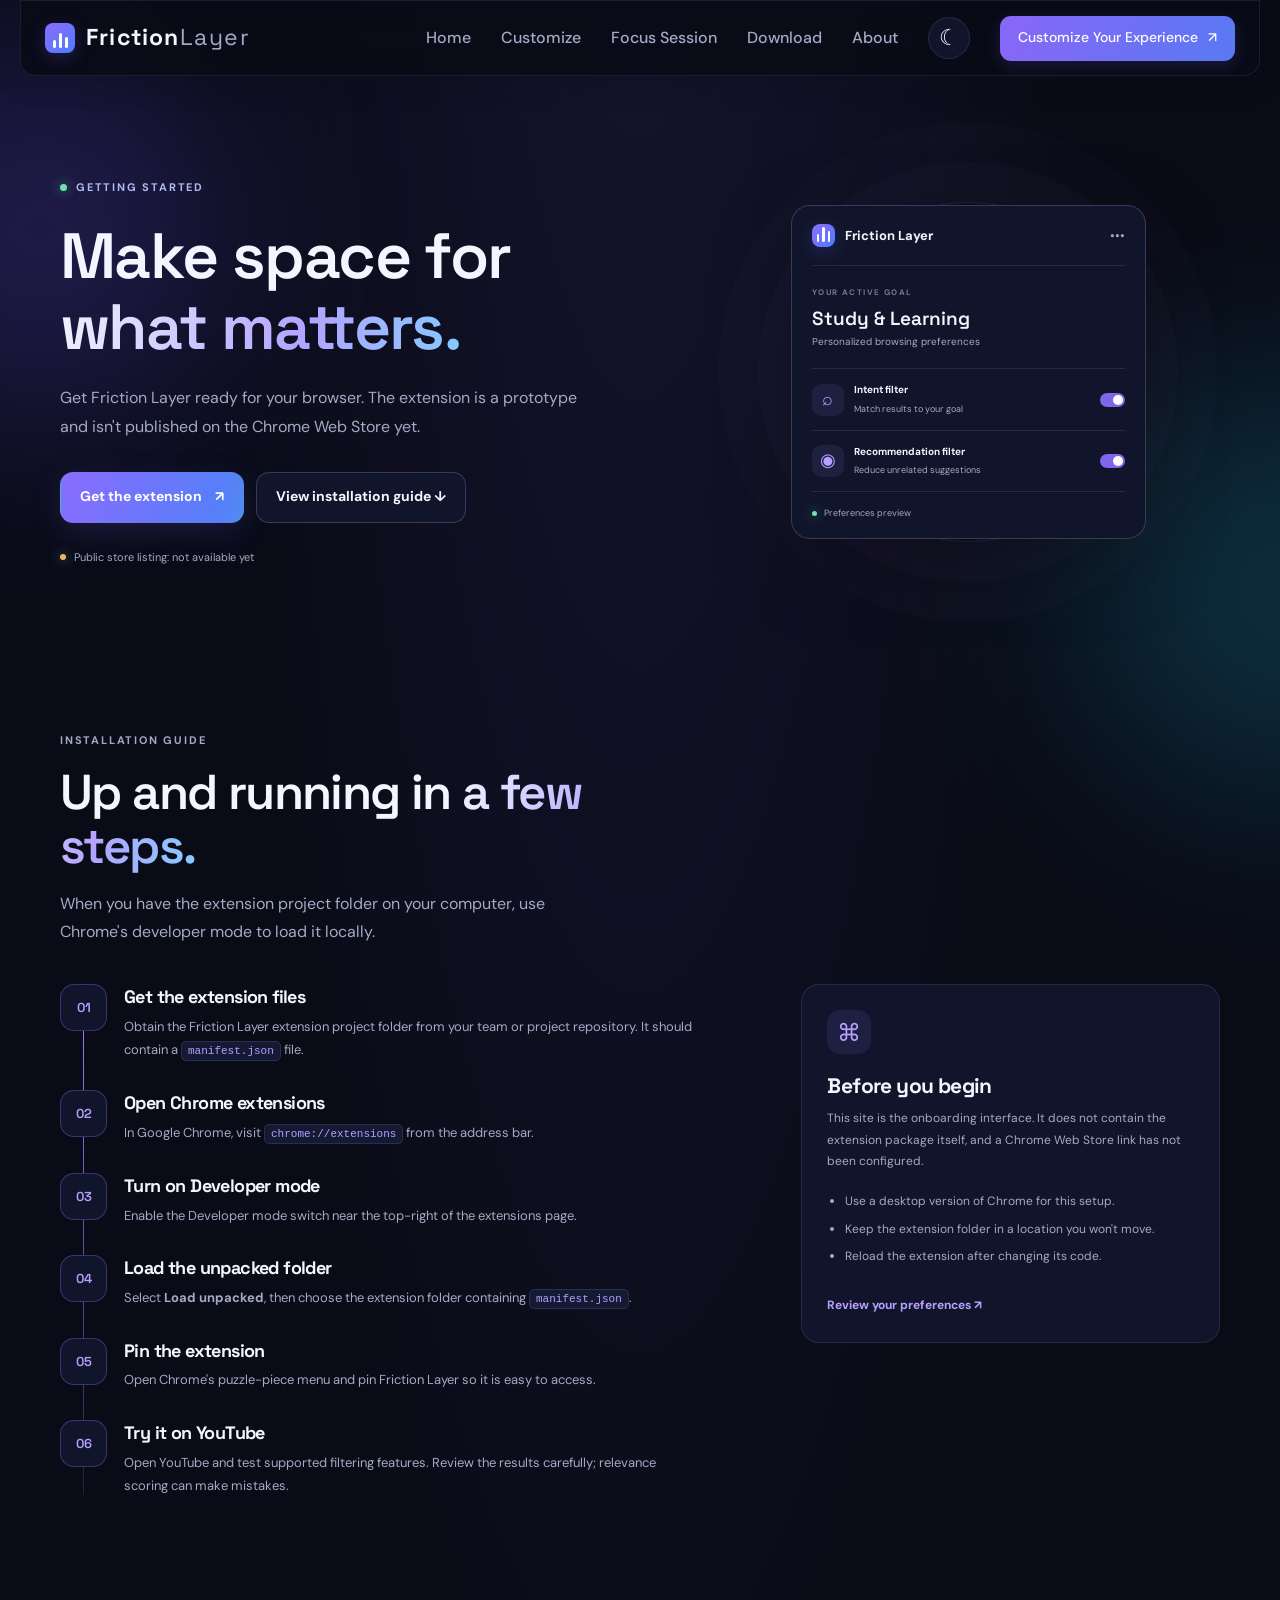
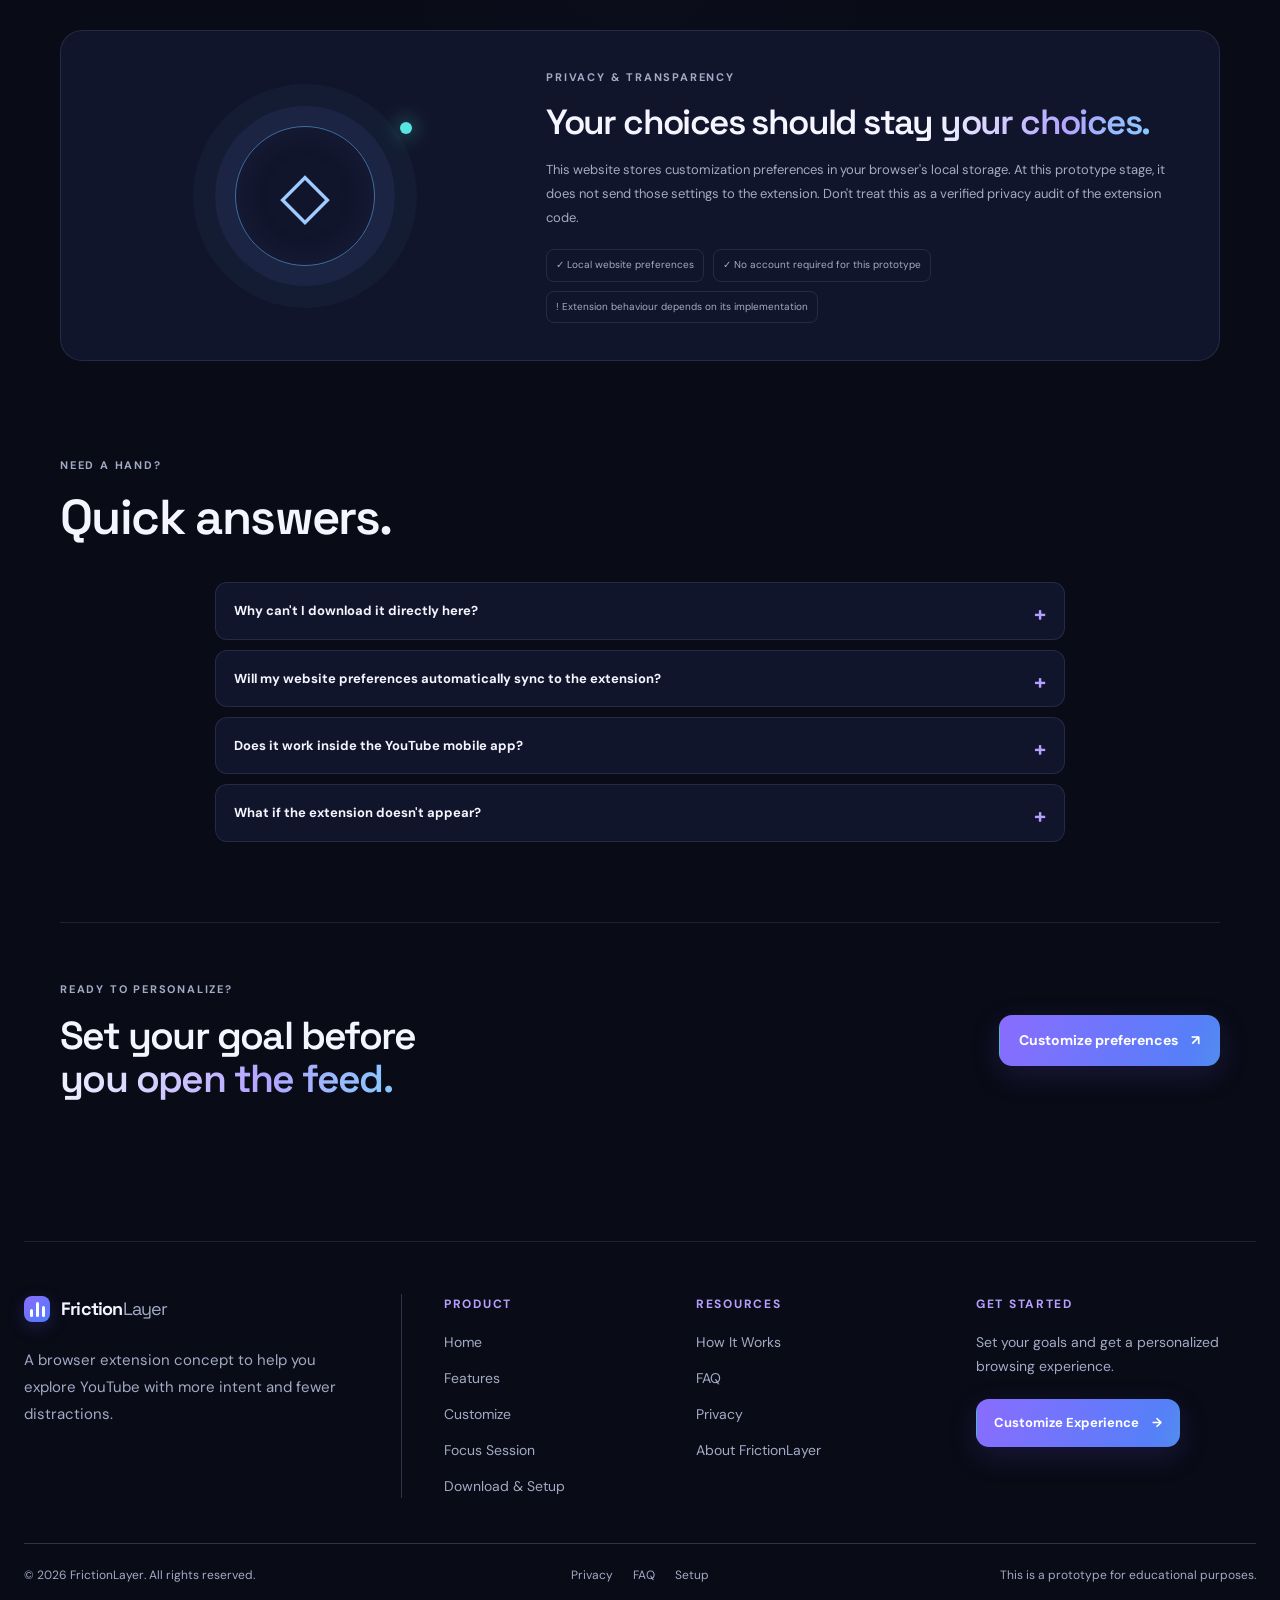
<file: Innotech-main/Integration/Website/download.html>
<!DOCTYPE html>
<html lang="en" data-theme="dark">

<head>
  <meta charset="UTF-8">
  <meta name="viewport" content="width=device-width, initial-scale=1.0">
  <title>Download & Setup — Friction Layer</title>
  <link rel="preconnect" href="https://fonts.googleapis.com">
  <link rel="preconnect" href="https://fonts.gstatic.com" crossorigin>
  <link
    href="https://fonts.googleapis.com/css2?family=DM+Sans:wght@400;500;600;700&family=Space+Grotesk:wght@400;500;600;700&display=swap"
    rel="stylesheet">
  <link rel="stylesheet" href="style.css">
  <script src="script.js" defer></script>
</head>

<body>
  <div class="ambient ambient-one"></div>
  <div class="ambient ambient-two"></div>
  <header class="site-header site-header-reference">
    <a class="brand" href="index.html" aria-label="FrictionLayer home">
      <span class="brand-mark"><span></span><span></span><span></span></span>
      <span>Friction<span class="brand-light">Layer</span></span>
    </a>
    <button class="mobile-menu-toggle" aria-label="Toggle navigation"
      aria-expanded="false"><span></span><span></span></button>
    <nav class="nav-links" aria-label="Main navigation">
      <a href="index.html">Home</a>
      <a href="customize.html">Customize</a>
      <a href="focus.html">Focus Session</a>
      <a href="download.html">Download</a>
      <a href="index.html#features">About</a>
      <button class="theme-toggle" type="button" aria-label="Switch theme"><span class="theme-icon">☾</span></button>
      <a class="nav-cta" href="customize.html">Customize Your Experience <span aria-hidden="true">↗</span></a>
    </nav>
  </header>
  <main>
    <section class="download-hero section-shell">
      <div class="download-hero-copy reveal">
        <div class="eyebrow"><span class="status-dot"></span> GETTING STARTED</div>
        <h1>Make space for<br><span class="gradient-text">what matters.</span></h1>
        <p>Get Friction Layer ready for your browser. The extension is a prototype and isn't published on the Chrome Web
          Store yet.</p>
        <div class="hero-actions">
          <a class="button button-primary" id="get-extension-button" href="FrictionLayer-Extension.zip" download>
            Get the extension <span>↗</span>
          </a>
          <a class="button button-secondary" href="#installation-guide">View installation guide ↓</a>
        </div>
        <div class="download-status"><span class="status-dot"></span> Public store listing: not available yet</div>
      </div>
      <div class="download-art reveal reveal-delay-2">
        <div class="extension-window">
          <div class="extension-top"><span
              class="brand-mark"><span></span><span></span><span></span></span><strong>Friction Layer</strong><span
              class="extension-menu">•••</span></div>
          <div class="extension-goal"><span>YOUR ACTIVE GOAL</span><strong>Study &amp;
              Learning</strong><small>Personalized browsing preferences</small></div>
          <div class="extension-setting"><span><i>⌕</i><span><b>Intent filter</b><small>Match results to your
                  goal</small></span></span><b class="switch-on"><i></i></b></div>
          <div class="extension-setting"><span><i>◉</i><span><b>Recommendation filter</b><small>Reduce unrelated
                  suggestions</small></span></span><b class="switch-on"><i></i></b></div>
          <div class="extension-bottom"><span class="status-dot"></span> Preferences preview</div>
        </div>
        <div class="download-orbit"></div>
      </div>
    </section>
    <section class="section-shell section-block install-section" id="installation-guide">
      <div class="section-heading reveal">
        <div class="eyebrow">INSTALLATION GUIDE</div>
        <h2>Up and running in <span class="gradient-text">a few steps.</span></h2>
        <p>When you have the extension project folder on your computer, use Chrome's developer mode to load it locally.
        </p>
      </div>
      <div class="install-layout">
        <div class="install-steps">
          <article class="install-step reveal"><span class="install-number">01</span>
            <div>
              <h3>Get the extension files</h3>
              <p>Obtain the Friction Layer extension project folder from your team or project repository. It should
                contain a <code>manifest.json</code> file.</p>
            </div>
          </article>
          <article class="install-step reveal"><span class="install-number">02</span>
            <div>
              <h3>Open Chrome extensions</h3>
              <p>In Google Chrome, visit <code>chrome://extensions</code> from the address bar.</p>
            </div>
          </article>
          <article class="install-step reveal"><span class="install-number">03</span>
            <div>
              <h3>Turn on Developer mode</h3>
              <p>Enable the Developer mode switch near the top-right of the extensions page.</p>
            </div>
          </article>
          <article class="install-step reveal"><span class="install-number">04</span>
            <div>
              <h3>Load the unpacked folder</h3>
              <p>Select <strong>Load unpacked</strong>, then choose the extension folder containing
                <code>manifest.json</code>.
              </p>
            </div>
          </article>
          <article class="install-step reveal"><span class="install-number">05</span>
            <div>
              <h3>Pin the extension</h3>
              <p>Open Chrome's puzzle-piece menu and pin Friction Layer so it is easy to access.</p>
            </div>
          </article>
          <article class="install-step reveal"><span class="install-number">06</span>
            <div>
              <h3>Try it on YouTube</h3>
              <p>Open YouTube and test supported filtering features. Review the results carefully; relevance scoring can
                make mistakes.</p>
            </div>
          </article>
        </div>
        <aside class="install-aside reveal reveal-delay-2">
          <div class="aside-icon">⌘</div>
          <h3>Before you begin</h3>
          <p>This site is the onboarding interface. It does not contain the extension package itself, and a Chrome Web
            Store link has not been configured.</p>
          <ul>
            <li>Use a desktop version of Chrome for this setup.</li>
            <li>Keep the extension folder in a location you won't move.</li>
            <li>Reload the extension after changing its code.</li>
          </ul><a href="customize.html" class="text-link">Review your preferences ↗</a>
        </aside>
      </div>
    </section>
    <section class="section-shell section-block privacy-section" id="privacy">
      <div class="privacy-panel reveal">
        <div class="privacy-visual">
          <div class="privacy-ring">◇</div><span class="privacy-orbit-dot"></span>
        </div>
        <div>
          <div class="eyebrow">PRIVACY &amp; TRANSPARENCY</div>
          <h2>Your choices should stay <span class="gradient-text">your choices.</span></h2>
          <p>This website stores customization preferences in your browser's local storage. At this prototype stage, it
            does not send those settings to the extension. Don't treat this as a verified privacy audit of the extension
            code.</p>
          <div class="privacy-points"><span>✓ Local website preferences</span><span>✓ No account required for this
              prototype</span><span>! Extension behaviour depends on its implementation</span></div>
        </div>
      </div>
    </section>
    <section class="section-shell faq-section section-block">
      <div class="section-heading reveal">
        <div class="eyebrow">NEED A HAND?</div>
        <h2>Quick answers.</h2>
      </div>
      <div class="faq-list">
        <details class="faq-item reveal">
          <summary>Why can't I download it directly here?</summary>
          <p>The extension package and verified store listing have not been attached to this website yet. This page
            intentionally avoids linking to a fake download.</p>
        </details>
        <details class="faq-item reveal">
          <summary>Will my website preferences automatically sync to the extension?</summary>
          <p>Not yet. The website currently saves preferences locally. Syncing them requires a real integration between
            the site and extension.</p>
        </details>
        <details class="faq-item reveal">
          <summary>Does it work inside the YouTube mobile app?</summary>
          <p>No. A browser extension generally cannot modify the native YouTube app. This prototype is designed for
            supported desktop browser pages.</p>
        </details>
        <details class="faq-item reveal">
          <summary>What if the extension doesn't appear?</summary>
          <p>Confirm you selected the folder containing <code>manifest.json</code>, check for errors on
            <code>chrome://extensions</code>, then use the Reload button after code changes.
          </p>
        </details>
      </div>
    </section>
    <section class="closing-cta section-shell reveal">
      <div>
        <div class="eyebrow">READY TO PERSONALIZE?</div>
        <h2>Set your goal before<br><span class="gradient-text">you open the feed.</span></h2>
      </div><a class="button button-primary" href="customize.html">Customize preferences <span>↗</span></a>
    </section>
  </main>
  <footer class="site-footer site-footer-pro">
    <div class="footer-main">
      <div class="footer-brand-block">
        <a class="brand footer-brand" href="index.html" aria-label="FrictionLayer home">
          <span class="brand-mark"><span></span><span></span><span></span></span>
          <span>Friction<span class="brand-light">Layer</span></span>
        </a>
        <p>A browser extension concept to help you explore YouTube with more intent and fewer distractions.</p>
      </div>
      <div class="footer-column">
        <h3>PRODUCT</h3>
        <a href="index.html">Home</a>
        <a href="index.html#features">Features</a>
        <a href="customize.html">Customize</a>
        <a href="focus.html">Focus Session</a>
        <a href="download.html">Download &amp; Setup</a>
      </div>
      <div class="footer-column">
        <h3>RESOURCES</h3>
        <a href="download.html#installation-guide">How It Works</a>
        <a href="download.html#faq">FAQ</a>
        <a href="download.html#privacy">Privacy</a>
        <a href="index.html#features">About FrictionLayer</a>
      </div>
      <div class="footer-cta">
        <h3>GET STARTED</h3>
        <p>Set your goals and get a personalized browsing experience.</p>
        <a class="button button-primary" href="customize.html">Customize Experience <span
            aria-hidden="true">→</span></a>
      </div>
    </div>
    <div class="footer-bottom">
      <span>© 2026 FrictionLayer. All rights reserved.</span>
      <div class="footer-legal"><a href="download.html#privacy">Privacy</a><a href="download.html#faq">FAQ</a><a
          href="download.html#installation-guide">Setup</a></div>
      <span class="footer-disclaimer">This is a prototype for educational purposes.</span>
    </div>
  </footer>
  <div class="toast" role="status" aria-live="polite"></div>
</body>

</html>
</file>
<file: Integration/Website/style.css>
/* Friction Layer — shared visual system */
:root {
  font-family: "DM Sans", sans-serif;
  color-scheme: dark;
  --bg: #090b16;
  --bg-elev: #101326;
  --panel: #11152b;
  --panel-2: #151a34;
  --text: #f4f5ff;
  --muted: #a4aac5;
  --subtle: #727995;
  --line: rgba(178, 185, 255, .13);
  --line-strong: rgba(178, 185, 255, .23);
  --purple: #9a7bff;
  --purple-bright: #b6a0ff;
  --blue: #63b6ff;
  --pink: #ef8bda;
  --green: #70e2b0;
  --shadow: 0 24px 80px rgba(0, 0, 0, .25);
  --header: rgba(9, 11, 22, .76);
  --input: #0e1225;
  --radius: 22px;
  --content: 1160px;
  scroll-behavior: smooth
}

:root[data-theme="light"] {
  color-scheme: light;
  --bg: #f7f8ff;
  --bg-elev: #fff;
  --panel: #fff;
  --panel-2: #f0f1ff;
  --text: #17172d;
  --muted: #5d627c;
  --subtle: #7c8198;
  --line: rgba(67, 68, 130, .14);
  --line-strong: rgba(67, 68, 130, .24);
  --purple: #7655e8;
  --purple-bright: #6744df;
  --blue: #277cc8;
  --pink: #bd55a8;
  --green: #138e65;
  --shadow: 0 24px 80px rgba(42, 42, 94, .11);
  --header: rgba(247, 248, 255, .84);
  --input: #f7f7ff
}

* {
  box-sizing: border-box
}

body {
  margin: 0;
  min-height: 100vh;
  background: var(--bg);
  color: var(--text);
  font-size: 16px;
  line-height: 1.65;
  overflow-x: hidden;
  transition: background .35s, color .35s
}

a {
  color: inherit;
  text-decoration: none
}

button,
input {
  font: inherit
}

button {
  color: inherit
}

.section-shell {
  width: min(var(--content), calc(100% - 48px));
  margin-inline: auto
}

.ambient {
  position: absolute;
  pointer-events: none;
  filter: blur(85px);
  opacity: .18;
  border-radius: 50%;
  z-index: -1
}

.ambient-one {
  width: 380px;
  height: 380px;
  top: 40px;
  left: -150px;
  background: #704cff
}

.ambient-two {
  width: 420px;
  height: 420px;
  top: 380px;
  right: -220px;
  background: #315eea;
  opacity: .12
}

.site-header {
  width: min(1280px, calc(100% - 48px));
  height: 84px;
  margin: auto;
  padding: 0 12px;
  display: flex;
  align-items: center;
  justify-content: space-between;
  border-bottom: 1px solid var(--line);
  position: relative;
  z-index: 20
}

.brand {
  display: inline-flex;
  align-items: center;
  gap: 11px;
  font-family: "Space Grotesk", sans-serif;
  font-size: 22px;
  font-weight: 700;
  letter-spacing: -.8px;
  white-space: nowrap
}

.brand-light {
  font-weight: 400;
  color: var(--muted)
}

.brand-mark {
  width: 26px;
  height: 26px;
  display: inline-flex;
  align-items: end;
  justify-content: center;
  gap: 3px;
  padding: 5px;
  border-radius: 8px;
  background: linear-gradient(140deg, #8b6dff, #4d7bff);
  box-shadow: 0 5px 18px #745bff35
}

.brand-mark span {
  display: block;
  width: 3px;
  border-radius: 4px;
  background: white
}

.brand-mark span:nth-child(1) {
  height: 8px
}

.brand-mark span:nth-child(2) {
  height: 15px
}

.brand-mark span:nth-child(3) {
  height: 11px
}

.nav-links {
  display: flex;
  align-items: center;
  gap: 30px
}

.nav-links>a {
  font-size: 15px;
  font-weight: 500;
  color: var(--muted);
  transition: color .2s
}

.nav-links>a:hover,
.nav-links>a.active {
  color: var(--text)
}

.nav-links>a.active {
  position: relative
}

.nav-links>a.active:after {
  content: "";
  position: absolute;
  bottom: -30px;
  left: 0;
  right: 0;
  height: 2px;
  background: var(--purple);
  border-radius: 3px
}

.theme-toggle,
.mobile-menu-toggle {
  width: 40px;
  height: 40px;
  border: 1px solid var(--line);
  border-radius: 13px;
  background: var(--panel);
  display: grid;
  place-items: center;
  cursor: pointer;
  transition: transform .2s, border-color .2s
}

.theme-toggle:hover {
  transform: rotate(-8deg);
  border-color: var(--purple)
}

.theme-icon {
  font-size: 22px;
  line-height: 1
}

.mobile-menu-toggle {
  display: none
}

.hero {
  display: grid;
  grid-template-columns: 1.02fr .98fr;
  align-items: center;
  gap: 55px;
  padding-top: 94px;
  padding-bottom: 95px;
  min-height: 650px
}

.eyebrow {
  display: flex;
  align-items: center;
  gap: 9px;
  font-size: 11px;
  font-weight: 700;
  letter-spacing: 1.8px;
  color: var(--muted);
  text-transform: uppercase
}

.status-dot {
  width: 7px;
  height: 7px;
  display: inline-block;
  flex: 0 0 7px;
  background: var(--green);
  border-radius: 50%;
  box-shadow: 0 0 12px color-mix(in srgb, var(--green) 65%, transparent)
}

h1,
h2,
h3,
p {
  margin-top: 0
}

h1,
h2,
h3 {
  font-family: "Space Grotesk", sans-serif;
  letter-spacing: -1.6px;
  line-height: 1.1
}

h1 {
  font-size: clamp(46px, 5.5vw, 70px);
  margin: 25px 0 22px;
  font-weight: 600
}

h2 {
  font-size: clamp(34px, 4vw, 49px);
  margin: 17px 0 16px;
  font-weight: 600
}

h3 {
  font-size: 22px;
  letter-spacing: -.6px
}

.gradient-text {
  background: linear-gradient(100deg, var(--purple-bright) 5%, #8e9bff 53%, var(--blue));
  -webkit-background-clip: text;
  background-clip: text;
  color: transparent
}

.hero-lede,
.page-intro>p,
.section-heading>p,
.download-hero-copy>p {
  max-width: 520px;
  font-size: 17px;
  line-height: 1.8;
  color: var(--muted)
}

.hero-actions {
  display: flex;
  gap: 12px;
  flex-wrap: wrap;
  margin-top: 30px
}

.button {
  display: inline-flex;
  align-items: center;
  justify-content: center;
  gap: 13px;
  min-height: 51px;
  padding: 0 19px;
  border-radius: 13px;
  font-size: 14px;
  font-weight: 700;
  border: 1px solid transparent;
  cursor: pointer;
  transition: transform .22s, box-shadow .22s, background .22s, border-color .22s
}

.button:hover {
  transform: translateY(-3px)
}

.button-primary {
  background: linear-gradient(110deg, #8967f6, #5979f3);
  color: #fff;
  box-shadow: 0 9px 30px #7059ee2b
}

.button-primary:hover {
  box-shadow: 0 14px 36px #7059ee4a
}

.button-secondary {
  background: var(--panel);
  border-color: var(--line-strong);
  color: var(--text)
}

.button-secondary:hover {
  border-color: var(--purple)
}

.hero-proof {
  display: flex;
  align-items: center;
  gap: 10px;
  margin-top: 29px;
  font-size: 12px;
  color: var(--muted);
  flex-wrap: wrap
}

.proof-icon {
  color: var(--purple-bright);
  font-size: 18px
}

.proof-separator {
  width: 3px;
  height: 3px;
  background: var(--subtle);
  border-radius: 50%;
  margin: 0 3px
}

.hero-visual {
  position: relative;
  min-width: 0;
  padding: 28px 4px 28px 14px;
  perspective: 1200px
}

.browser-card {
  position: relative;
  z-index: 2;
  border: 1px solid var(--line-strong);
  background: var(--panel);
  border-radius: 20px;
  overflow: hidden;
  box-shadow: var(--shadow);
  transform: rotateY(-5deg) rotateX(2deg);
  animation: float-card 7s ease-in-out infinite;
  transition: transform .4s
}

.hero-visual:hover .browser-card {
  transform: rotateY(0) rotateX(0) translateY(-3px)
}

.browser-top {
  height: 45px;
  display: flex;
  align-items: center;
  gap: 15px;
  padding: 0 15px;
  background: var(--panel-2);
  border-bottom: 1px solid var(--line)
}

.window-dots {
  display: flex;
  gap: 5px
}

.window-dots i {
  width: 7px;
  height: 7px;
  border-radius: 50%;
  background: #f47787
}

.window-dots i:nth-child(2) {
  background: #e8bd62
}

.window-dots i:nth-child(3) {
  background: #6ddba1
}

.browser-address {
  height: 25px;
  border: 1px solid var(--line);
  border-radius: 7px;
  display: flex;
  align-items: center;
  gap: 7px;
  padding: 0 10px;
  color: var(--muted);
  font-size: 10px;
  flex: 1
}

.browser-address span {
  color: #f66
}

.browser-menu {
  color: var(--muted);
  font-size: 14px
}

.mock-search {
  margin: 17px 18px 15px;
  padding: 10px 12px;
  border: 1px solid var(--line-strong);
  background: var(--input);
  border-radius: 10px;
  display: flex;
  align-items: center;
  gap: 9px;
  color: var(--muted);
  font-size: 12px
}

.mock-search>span:first-child {
  font-size: 19px
}

.search-key {
  margin-left: auto;
  border: 1px solid var(--line);
  border-radius: 5px;
  padding: 0 6px
}

.mock-label-row {
  display: flex;
  justify-content: space-between;
  align-items: center;
  padding: 0 18px 10px
}

.mini-label,
.summary-label {
  font-size: 11px;
  letter-spacing: 1.4px;
  font-weight: 700;
  color: var(--subtle)
}

.filter-chip {
  font-size: 10px;
  color: var(--green);
  display: flex;
  align-items: center;
  gap: 6px
}

.filter-chip .status-dot {
  width: 5px;
  height: 5px;
  flex-basis: 5px
}

.video-row {
  display: flex;
  gap: 11px;
  align-items: center;
  padding: 11px 18px;
  border-top: 1px solid var(--line)
}

.video-thumb {
  width: 99px;
  height: 61px;
  flex: 0 0 99px;
  border-radius: 8px;
  display: grid;
  place-items: center;
  position: relative;
  overflow: hidden;
  color: #fff;
  font-family: "Space Grotesk", sans-serif;
  font-weight: 700
}

.video-thumb>i {
  position: absolute;
  right: 5px;
  bottom: 4px;
  padding: 1px 4px;
  background: #080912d9;
  border-radius: 3px;
  font: 9px "DM Sans"
}

.thumb-code {
  background: radial-gradient(circle at 70% 20%, #a8a0ff, transparent 30%), linear-gradient(130deg, #4e39a7, #121b4e)
}

.thumb-code span {
  font-size: 29px
}

.thumb-terminal {
  background: linear-gradient(135deg, #124d62, #111a31)
}

.thumb-terminal span {
  font-size: 13px;
  line-height: 1.2
}

.video-info {
  min-width: 0;
  flex: 1
}

.video-info strong,
.muted-result strong {
  font-size: 11px;
  line-height: 1.35;
  display: block
}

.video-info small,
.muted-result small {
  font-size: 10px;
  color: var(--muted);
  display: block;
  margin-top: 4px
}

.relevance {
  height: 3px;
  background: var(--line-strong);
  border-radius: 3px;
  margin-top: 8px;
  overflow: hidden
}

.relevance span {
  height: 100%;
  display: block;
  background: linear-gradient(90deg, var(--purple), var(--blue));
  border-radius: 3px
}

.video-info .match-label {
  font-size: 9px;
  color: var(--purple-bright);
  margin-top: 3px
}

.match-check {
  width: 20px;
  height: 20px;
  display: grid;
  place-items: center;
  border-radius: 50%;
  background: #70e2b01a;
  color: var(--green);
  font-size: 12px
}

.muted-result {
  margin: 7px 18px 14px;
  padding: 10px 11px;
  border: 1px dashed var(--line-strong);
  border-radius: 9px;
  display: flex;
  align-items: center;
  gap: 10px;
  opacity: .72
}

.muted-eye {
  font-size: 19px;
  color: var(--subtle)
}

.muted-result>div {
  flex: 1
}

.muted-pill {
  font-size: 8px;
  color: var(--muted);
  background: var(--panel-2);
  border-radius: 5px;
  padding: 4px 6px
}

.browser-footer {
  display: flex;
  justify-content: space-between;
  padding: 11px 17px;
  background: var(--panel-2);
  border-top: 1px solid var(--line);
  font-size: 10px;
  color: var(--muted)
}

.browser-footer .status-dot {
  width: 5px;
  height: 5px;
  flex-basis: 5px
}

.floating-note {
  position: absolute;
  z-index: 3;
  display: flex;
  align-items: center;
  gap: 10px;
  padding: 11px 14px;
  background: var(--panel);
  border: 1px solid var(--line-strong);
  border-radius: 13px;
  box-shadow: var(--shadow);
  animation: float-note 5s ease-in-out infinite
}

.floating-note strong,
.floating-note small {
  display: block
}

.floating-note strong {
  font-size: 11px
}

.floating-note small {
  font-size: 9px;
  color: var(--muted);
  margin-top: 2px
}

.note-top {
  right: -14px;
  top: 1px
}

.note-bottom {
  left: -15px;
  bottom: 2px;
  animation-delay: -2s
}

.note-symbol {
  width: 30px;
  height: 30px;
  border-radius: 9px;
  display: grid;
  place-items: center;
  background: #9a7bff20;
  color: var(--purple-bright);
  font-size: 20px
}

.note-symbol-green {
  background: #70e2b01a;
  color: var(--green)
}

.orbit {
  position: absolute;
  border: 1px solid #9a7bff26;
  border-radius: 50%;
  pointer-events: none
}

.orbit-a {
  width: 390px;
  height: 390px;
  top: 50%;
  left: 50%;
  transform: translate(-50%, -50%)
}

.orbit-b {
  width: 470px;
  height: 470px;
  top: 50%;
  left: 50%;
  transform: translate(-50%, -50%);
  border-color: #5b8cff16
}

.trust-strip {
  display: grid;
  grid-template-columns: repeat(3, 1fr);
  border: 1px solid var(--line);
  background: var(--panel);
  border-radius: 17px;
  padding: 23px 26px;
  gap: 18px
}

.trust-strip>div {
  display: flex;
  align-items: center;
  gap: 13px
}

.strip-icon {
  width: 39px;
  height: 39px;
  display: grid;
  place-items: center;
  border: 1px solid var(--line);
  background: var(--panel-2);
  border-radius: 12px;
  color: var(--purple-bright);
  font-size: 20px
}

.trust-strip strong,
.trust-strip small {
  display: block
}

.trust-strip strong {
  font-size: 13px
}

.trust-strip small {
  font-size: 12px;
  color: var(--muted);
  margin-top: 3px
}

.section-block {
  padding-top: 115px;
  padding-bottom: 15px
}

.section-heading {
  max-width: 650px;
  margin-bottom: 37px
}

.section-heading>p {
  font-size: 16px;
  max-width: 520px
}

.section-heading.centered {
  text-align: center;
  margin-inline: auto
}

.section-heading.centered .eyebrow {
  justify-content: center
}

.feature-grid {
  display: grid;
  grid-template-columns: repeat(3, 1fr);
  gap: 17px
}

.feature-card {
  transform-origin: center center;
  will-change: transform;
  min-height: 375px;
  border: 1px solid var(--line);
  background: linear-gradient(150deg, var(--panel), color-mix(in srgb, var(--panel) 75%, var(--bg)));
  border-radius: 20px;
  padding: 24px;
  position: relative;
  overflow: hidden;
  transition: transform .3s, border-color .3s, box-shadow .3s
}

.feature-card:hover {
  transform: translateY(-7px) scale(1.06);
  border-color: #9a7bff90;
  box-shadow: 0 24px 55px #00000035;
  z-index: 5
}

.feature-icon {
  width: 45px;
  height: 45px;
  border-radius: 13px;
  display: grid;
  place-items: center;
  font-size: 24px;
  margin-bottom: 23px
}

.purple-icon {
  color: var(--purple-bright);
  background: #9a7bff1c
}

.blue-icon {
  color: var(--blue);
  background: #63b6ff1a
}

.pink-icon {
  color: var(--pink);
  background: #ef8bda1a
}

.feature-kicker {
  font-size: 10px;
  letter-spacing: 1.5px;
  font-weight: 700;
  color: var(--subtle);
  margin-bottom: 11px
}

.feature-card h3 {
  font-size: 21px;
  margin-bottom: 11px
}

.feature-card p {
  font-size: 14px;
  line-height: 1.75;
  color: var(--muted);
  margin-bottom: 0
}

.feature-visual {
  height: 87px;
  margin-top: 22px;
  border: 1px solid var(--line);
  border-radius: 12px;
  background: var(--input);
  position: relative;
  padding: 14px
}

.search-line {
  display: block;
  width: 83%;
  height: 7px;
  border-radius: 5px;
  background: var(--line-strong);
  margin-bottom: 8px
}

.strong-line {
  width: 95%;
  background: linear-gradient(90deg, #8e70ff8c, #6c89ff4d)
}

.short-line {
  width: 55%
}

.visual-score {
  position: absolute;
  right: 10px;
  bottom: 8px;
  font-size: 8px;
  letter-spacing: .8px;
  color: var(--purple-bright)
}

.rec-visual {
  display: flex;
  align-items: center;
  gap: 8px
}

.rec-tile {
  height: 43px;
  flex: 1;
  display: grid;
  place-items: center;
  border-radius: 7px;
  font-size: 10px;
  font-weight: 700
}

.rec-one {
  background: #6c5cb844;
  color: var(--purple-bright)
}

.rec-two {
  background: #277cc833;
  color: var(--blue)
}

.rec-three {
  background: var(--line);
  color: var(--muted)
}

.rec-filter {
  position: absolute;
  right: 9px;
  bottom: 5px;
  font-size: 7px;
  letter-spacing: 1px;
  color: var(--green)
}

.setting-preview {
  margin-top: 20px;
  padding: 12px;
  border: 1px solid var(--line);
  border-radius: 11px;
  background: var(--input)
}

.setting-preview>span {
  display: flex;
  align-items: center;
  justify-content: space-between;
  font-size: 10px;
  color: var(--muted);
  padding: 5px 0
}

.switch-on {
  display: inline-block;
  width: 25px;
  height: 14px;
  border-radius: 20px;
  background: #8065ec;
  position: relative
}

.switch-on i {
  position: absolute;
  right: 2px;
  top: 2px;
  width: 10px;
  height: 10px;
  border-radius: 50%;
  background: #fff
}

.setting-value {
  font-size: 9px;
  padding: 3px 7px;
  border: 1px solid var(--line);
  border-radius: 5px;
  color: var(--text)
}

.intent-banner {
  margin-top: 115px;
  border: 1px solid var(--line-strong);
  border-radius: 25px;
  padding: 43px 49px;
  display: flex;
  align-items: center;
  justify-content: space-between;
  gap: 35px;
  position: relative;
  overflow: hidden;
  background: linear-gradient(110deg, #201943, var(--panel) 68%)
}

:root[data-theme="light"] .intent-banner {
  background: linear-gradient(110deg, #e9e3ff, var(--panel) 72%)
}

.intent-banner>div:not(.banner-orb) {
  max-width: 600px;
  position: relative;
  z-index: 1
}

.intent-banner h2 {
  font-size: 39px
}

.intent-banner p {
  max-width: 570px;
  color: var(--muted);
  font-size: 14px;
  line-height: 1.8;
  margin-bottom: 0
}

.intent-banner .button {
  position: relative;
  z-index: 1;
  white-space: nowrap
}

.banner-orb {
  position: absolute;
  width: 250px;
  height: 250px;
  border-radius: 50%;
  background: #8b68ff30;
  filter: blur(35px);
  right: 20%;
  top: -110px
}

.steps-section {
  padding-bottom: 70px
}

.steps-grid {
  display: grid;
  grid-template-columns: repeat(3, 1fr);
  gap: 35px
}

.step-item {
  position: relative;
  padding-top: 5px
}

.step-number {
  font: 600 31px "Space Grotesk";
  color: var(--purple-bright)
}

.step-line {
  height: 1px;
  background: linear-gradient(90deg, var(--purple), var(--line));
  margin: 17px 0 20px
}

.step-item h3 {
  font-size: 20px;
  margin-bottom: 10px
}

.step-item p {
  font-size: 13px;
  color: var(--muted);
  line-height: 1.8;
  max-width: 300px
}

.closing-cta {
  display: flex;
  align-items: center;
  justify-content: space-between;
  gap: 25px;
  border-top: 1px solid var(--line);
  padding-top: 57px;
  padding-bottom: 70px;
  margin-top: 55px
}

.closing-cta h2 {
  margin-bottom: 0;
  font-size: 39px
}

.closing-cta .button {
  white-space: nowrap
}

.site-footer {
  width: min(1280px, calc(100% - 48px));
  margin: 0 auto;
  border-top: 1px solid var(--line);
  padding: 28px 0 30px;
  display: grid;
  grid-template-columns: 1fr 1fr auto;
  align-items: center;
  gap: 14px
}

.site-footer .brand {
  font-size: 18px
}

.site-footer>p {
  font-size: 12px;
  color: var(--muted);
  margin: 0
}

.footer-links {
  display: flex;
  gap: 20px;
  justify-content: flex-end
}

.footer-links a {
  font-size: 13px;
  color: var(--muted);
  transition: color .2s
}

.footer-links a:hover {
  color: var(--text)
}

.site-footer>small {
  grid-column: 1/-1;
  color: var(--subtle);
  font-size: 10px;
  margin-top: 9px
}

.page-main {
  padding-top: 68px;
  padding-bottom: 80px
}

.page-intro {
  max-width: 750px;
  margin: 0 auto 45px;
  text-align: center
}

.page-intro .eyebrow {
  justify-content: center
}

.page-intro h1 {
  font-size: clamp(42px, 5vw, 58px);
  margin: 18px 0
}

.page-intro>p {
  margin: 0 auto;
  font-size: 15px
}

.progress-track {
  height: 4px;
  border-radius: 10px;
  background: var(--line);
  max-width: 370px;
  margin: 28px auto 9px;
  overflow: hidden
}

.progress-track span {
  height: 100%;
  width: 100%;
  display: block;
  background: linear-gradient(90deg, var(--purple), var(--blue));
  border-radius: 10px
}

.progress-caption {
  display: flex;
  justify-content: space-between;
  max-width: 370px;
  margin: auto;
  font-size: 9px;
  letter-spacing: 1.2px;
  color: var(--subtle);
  font-weight: 700
}

.customize-layout {
  display: grid;
  grid-template-columns: minmax(0, 1.5fr) minmax(280px, .78fr);
  align-items: start;
  gap: 24px
}

.preferences-form {
  border: 1px solid var(--line);
  background: var(--panel);
  border-radius: 22px;
  overflow: hidden
}

.form-section {
  padding: 27px 28px;
  border-bottom: 1px solid var(--line)
}

.form-section-heading {
  display: flex;
  gap: 14px;
  align-items: flex-start;
  margin-bottom: 21px
}

.section-number {
  width: 31px;
  height: 31px;
  flex: 0 0 31px;
  display: grid;
  place-items: center;
  border: 1px solid #9a7bff50;
  background: #9a7bff12;
  border-radius: 10px;
  color: var(--purple-bright);
  font: 600 12px "Space Grotesk"
}

.form-section-heading h2 {
  font-size: 24px;
  letter-spacing: -.5px;
  margin: 3px 0 6px
}

.form-section-heading p {
  font-size: 14px;
  color: var(--muted);
  margin: 0
}

.choice-grid {
  display: grid;
  grid-template-columns: repeat(2, 1fr);
  gap: 10px
}

.choice-card {
  position: relative;
  display: flex;
  flex-direction: column;
  align-items: flex-start;
  padding: 15px;
  border: 1px solid var(--line);
  border-radius: 13px;
  background: var(--input);
  cursor: pointer;
  transition: border-color .2s, background .2s, transform .2s;
  min-height: 126px
}

.choice-card:hover {
  transform: translateY(-2px);
  border-color: var(--line-strong)
}

.choice-card.selected {
  border-color: var(--purple);
  background: color-mix(in srgb, var(--purple) 9%, var(--input))
}

.choice-card input,
.segmented-options input,
.strictness-options input {
  position: absolute;
  opacity: 0;
  pointer-events: none
}

.choice-icon {
  font-size: 21px;
  color: var(--purple-bright);
  margin-bottom: 8px
}

.choice-card strong {
  font-size: 14px
}

.choice-card small {
  font-size: 12px;
  color: var(--muted);
  margin-top: 4px;
  line-height: 1.45
}

.choice-check {
  position: absolute;
  right: 11px;
  top: 10px;
  display: none;
  width: 17px;
  height: 17px;
  place-items: center;
  background: var(--purple);
  color: #fff;
  border-radius: 50%;
  font-size: 10px
}

.choice-card.selected .choice-check {
  display: grid
}

.segmented-options,
.strictness-options {
  display: grid;
  grid-template-columns: repeat(3, 1fr);
  gap: 9px
}

.segmented-options label,
.strictness-options label {
  position: relative;
  border: 1px solid var(--line);
  border-radius: 12px;
  padding: 14px 12px;
  background: var(--input);
  cursor: pointer;
  transition: border-color .2s, background .2s
}

.segmented-options label.selected,
.strictness-options label.selected {
  border-color: var(--purple);
  background: color-mix(in srgb, var(--purple) 9%, var(--input))
}

.segmented-options b,
.segmented-options small,
.strictness-options b,
.strictness-options small {
  display: block
}

.segmented-options b,
.strictness-options b {
  font-size: 14px
}

.segmented-options small,
.strictness-options small {
  font-size: 12px;
  line-height: 1.4;
  color: var(--muted);
  margin-top: 5px
}

.toggle-list {
  border: 1px solid var(--line);
  border-radius: 13px;
  overflow: hidden
}

.toggle-row {
  display: flex;
  align-items: center;
  gap: 12px;
  padding: 15px 14px
}

.toggle-row+.toggle-row {
  border-top: 1px solid var(--line)
}

.toggle-symbol {
  width: 37px;
  height: 37px;
  flex: 0 0 37px;
  display: grid;
  place-items: center;
  border-radius: 11px;
  background: #9a7bff18;
  color: var(--purple-bright);
  font-size: 21px
}

.toggle-copy {
  flex: 1
}

.toggle-copy strong {
  font-size: 14px;
  display: block
}

.toggle-copy p {
  font-size: 12px;
  color: var(--muted);
  margin: 3px 0 0;
  line-height: 1.5
}

.switch {
  position: relative;
  display: inline-flex;
  flex: 0 0 43px;
  width: 43px;
  height: 25px;
  cursor: pointer
}

.switch input {
  position: absolute;
  opacity: 0;
  width: 1px;
  height: 1px
}

.switch-track {
  width: 43px;
  height: 25px;
  border-radius: 20px;
  background: var(--line-strong);
  transition: background .2s
}

.switch-track:after {
  content: "";
  position: absolute;
  width: 17px;
  height: 17px;
  top: 4px;
  left: 4px;
  background: #fff;
  border-radius: 50%;
  box-shadow: 0 1px 4px #0002;
  transition: transform .2s
}

.switch input:checked+.switch-track {
  background: linear-gradient(100deg, #8b6cff, #6179f4)
}

.switch input:checked+.switch-track:after {
  transform: translateX(18px)
}

.strict-bar {
  height: 5px;
  display: flex;
  gap: 4px;
  margin-bottom: 11px
}

.strict-bar i {
  height: 100%;
  flex: 1;
  background: var(--line-strong);
  border-radius: 4px
}

.relaxed i:first-child {
  background: var(--blue)
}

.balanced i:nth-child(-n+2) {
  background: var(--purple)
}

.strict i {
  background: var(--pink)
}

.form-actions {
  padding: 21px 28px;
  display: flex;
  justify-content: space-between;
  align-items: center;
  gap: 18px
}

.form-actions p {
  font-size: 12px;
  color: var(--muted);
  margin: 0;
  max-width: 240px
}

.privacy-mini {
  color: var(--green);
  font-size: 17px;
  margin-right: 5px
}

.form-actions .button {
  min-height: 45px;
  font-size: 12px
}

.live-summary {
  position: sticky;
  top: 22px;
  border: 1px solid var(--line-strong);
  border-radius: 20px;
  background: linear-gradient(155deg, var(--panel), var(--panel-2));
  padding: 22px;
  box-shadow: var(--shadow)
}

.summary-header {
  display: flex;
  align-items: center;
  gap: 8px;
  font-size: 9px;
  letter-spacing: 1.5px;
  color: var(--muted);
  font-weight: 700
}

.summary-pulse {
  width: 7px;
  height: 7px;
  border-radius: 50%;
  background: var(--green);
  animation: pulse 1.8s infinite
}

.live-tag {
  margin-left: auto;
  color: var(--green);
  font-size: 8px
}

.live-summary h3 {
  font-size: 24px;
  margin: 21px 0 7px
}

.summary-description {
  font-size: 14px;
  color: var(--muted);
  margin-bottom: 23px
}

.summary-main {
  display: grid;
  gap: 5px
}

.summary-label {
  margin-top: 14px;
  font-size: 11px
}

.summary-main strong {
  font-size: 16px;
  font-weight: 600
}

.summary-features {
  border-top: 1px solid var(--line);
  margin-top: 21px;
  padding-top: 15px
}

.summary-features>div {
  display: flex;
  align-items: center;
  justify-content: space-between;
  gap: 10px;
  margin: 9px 0;
  font-size: 13px;
  color: var(--muted)
}

.summary-features b {
  font-size: 10px
}

.state-enabled {
  color: var(--green)
}

.state-disabled {
  color: var(--subtle)
}

.summary-note {
  display: flex;
  gap: 9px;
  margin-top: 20px;
  padding: 12px;
  background: var(--input);
  border: 1px solid var(--line);
  border-radius: 11px
}

.summary-note>span {
  color: var(--purple-bright);
  font-size: 16px
}

.summary-note p {
  font-size: 12px;
  color: var(--muted);
  line-height: 1.6;
  margin: 0
}

.summary-note strong {
  color: var(--text)
}

.summary-footer {
  display: flex;
  align-items: center;
  gap: 7px;
  font-size: 9px;
  color: var(--subtle);
  margin-top: 18px
}

.summary-footer .status-dot {
  width: 5px;
  height: 5px;
  flex-basis: 5px
}

.success-main {
  min-height: calc(100vh - 220px);
  display: grid;
  place-items: center;
  padding-top: 65px;
  padding-bottom: 75px
}

.success-card {
  width: min(650px, 100%);
  text-align: center;
  border: 1px solid var(--line-strong);
  background: var(--panel);
  border-radius: 25px;
  padding: 45px 48px;
  box-shadow: var(--shadow);
  position: relative;
  overflow: hidden
}

.success-card:before {
  content: "";
  position: absolute;
  width: 300px;
  height: 150px;
  top: -110px;
  left: calc(50% - 150px);
  border-radius: 50%;
  background: #8c6bff50;
  filter: blur(45px)
}

.success-icon {
  width: 70px;
  height: 70px;
  margin: 0 auto 24px
}

.success-icon svg {
  width: 100%;
  height: 100%;
  overflow: visible
}

.success-icon circle {
  fill: #70e2b018;
  stroke: var(--green);
  stroke-width: 1.5
}

.success-icon path {
  fill: none;
  stroke: var(--green);
  stroke-width: 3;
  stroke-linecap: round;
  stroke-linejoin: round;
  stroke-dasharray: 50;
  stroke-dashoffset: 50;
  animation: draw-check .7s .2s ease forwards
}

.success-card .eyebrow {
  justify-content: center
}

.success-card h1 {
  font-size: 51px;
  margin: 18px 0
}

.success-lede {
  font-size: 14px;
  color: var(--muted);
  max-width: 440px;
  margin: 0 auto 25px
}

.saved-settings {
  display: grid;
  grid-template-columns: repeat(2, 1fr);
  gap: 9px;
  text-align: left;
  margin: 26px 0
}

.saved-settings>div {
  padding: 13px 14px;
  border: 1px solid var(--line);
  background: var(--input);
  border-radius: 11px
}

.saved-settings>div:last-child {
  grid-column: 1/-1
}

.saved-settings span,
.saved-settings strong {
  display: block
}

.saved-settings span {
  font-size: 8px;
  letter-spacing: 1.2px;
  color: var(--subtle);
  font-weight: 700
}

.saved-settings strong {
  font-size: 12px;
  margin-top: 4px
}

.success-actions {
  display: flex;
  justify-content: center;
  gap: 10px;
  flex-wrap: wrap
}

.success-actions .button {
  min-height: 46px;
  font-size: 12px
}

.honest-note {
  font-size: 10px;
  line-height: 1.7;
  color: var(--muted);
  margin: 24px 0 0;
  padding-top: 17px;
  border-top: 1px solid var(--line)
}

.download-hero {
  display: grid;
  grid-template-columns: 1fr .85fr;
  gap: 65px;
  align-items: center;
  padding-top: 86px;
  padding-bottom: 85px;
  min-height: 550px
}

.download-hero h1 {
  font-size: clamp(46px, 5.2vw, 64px)
}

.download-hero-copy>p {
  font-size: 16px
}

.download-status {
  display: flex;
  align-items: center;
  gap: 8px;
  font-size: 11px;
  color: var(--muted);
  margin-top: 25px
}

.download-status .status-dot {
  width: 6px;
  height: 6px;
  flex-basis: 6px;
  background: #e8b765
}

.download-art {
  position: relative;
  display: grid;
  place-items: center;
  min-height: 370px
}

.extension-window {
  position: relative;
  z-index: 2;
  width: min(355px, 100%);
  border: 1px solid var(--line-strong);
  background: var(--panel);
  border-radius: 19px;
  padding: 0 20px 17px;
  box-shadow: var(--shadow);
  animation: float-card 6s ease-in-out infinite
}

.extension-top {
  display: flex;
  align-items: center;
  gap: 10px;
  padding: 18px 0;
  border-bottom: 1px solid var(--line);
  font-size: 13px
}

.extension-top .brand-mark {
  width: 23px;
  height: 23px
}

.extension-menu {
  margin-left: auto;
  color: var(--muted)
}

.extension-goal {
  padding: 20px 0 18px
}

.extension-goal>span,
.extension-goal>strong,
.extension-goal>small {
  display: block
}

.extension-goal>span {
  font-size: 8px;
  letter-spacing: 1.4px;
  color: var(--subtle);
  font-weight: 700
}

.extension-goal>strong {
  font: 600 19px "Space Grotesk";
  margin-top: 7px
}

.extension-goal>small {
  font-size: 10px;
  color: var(--muted);
  margin-top: 3px
}

.extension-setting {
  display: flex;
  align-items: center;
  justify-content: space-between;
  gap: 10px;
  padding: 13px 0;
  border-top: 1px solid var(--line)
}

.extension-setting>span {
  display: flex;
  align-items: center;
  gap: 10px
}

.extension-setting>span>i {
  width: 32px;
  height: 32px;
  display: grid;
  place-items: center;
  border-radius: 9px;
  background: #9a7bff1a;
  color: var(--purple-bright);
  font-size: 18px;
  font-style: normal
}

.extension-setting b:not(.switch-on) {
  font-size: 10px;
  display: block
}

.extension-setting small {
  font-size: 9px;
  color: var(--muted);
  display: block;
  margin-top: 3px
}

.extension-bottom {
  border-top: 1px solid var(--line);
  padding-top: 14px;
  display: flex;
  align-items: center;
  gap: 7px;
  font-size: 9px;
  color: var(--muted)
}

.extension-bottom .status-dot {
  width: 5px;
  height: 5px;
  flex-basis: 5px
}

.download-orbit {
  position: absolute;
  width: 340px;
  height: 340px;
  border: 1px solid #9a7bff2e;
  border-radius: 50%;
  box-shadow: 0 0 0 40px #9a7bff06, 0 0 0 80px #9a7bff04
}

.install-section {
  padding-top: 80px
}

.install-layout {
  display: grid;
  grid-template-columns: 1.35fr .8fr;
  gap: 35px;
  align-items: start
}

.install-steps {
  position: relative
}

.install-steps:before {
  content: "";
  position: absolute;
  left: 23px;
  top: 30px;
  bottom: 30px;
  width: 1px;
  background: linear-gradient(var(--purple), var(--line))
}

.install-step {
  position: relative;
  display: grid;
  grid-template-columns: 47px 1fr;
  gap: 17px;
  padding-bottom: 28px
}

.install-number {
  z-index: 1;
  width: 47px;
  height: 47px;
  display: grid;
  place-items: center;
  border: 1px solid #9a7bff50;
  background: var(--panel);
  border-radius: 14px;
  color: var(--purple-bright);
  font: 600 13px "Space Grotesk"
}

.install-step h3 {
  font-size: 18px;
  margin: 3px 0 8px
}

.install-step p {
  font-size: 13px;
  color: var(--muted);
  line-height: 1.8;
  margin: 0;
  max-width: 570px
}

.install-step code,
.faq-item code {
  font-size: 11px;
  padding: 3px 6px;
  background: var(--panel-2);
  border: 1px solid var(--line);
  border-radius: 5px;
  color: var(--purple-bright)
}

.install-aside {
  padding: 25px;
  border: 1px solid var(--line);
  background: var(--panel);
  border-radius: 18px;
  position: sticky;
  top: 24px
}

.aside-icon {
  width: 44px;
  height: 44px;
  border-radius: 13px;
  display: grid;
  place-items: center;
  background: #9a7bff1b;
  color: var(--purple-bright);
  font-size: 24px;
  margin-bottom: 20px
}

.install-aside h3 {
  font-size: 21px;
  margin-bottom: 11px
}

.install-aside p,
.install-aside li {
  font-size: 12px;
  line-height: 1.8;
  color: var(--muted)
}

.install-aside ul {
  padding-left: 18px;
  margin: 15px 0 20px
}

.install-aside li {
  padding: 3px 0
}

.text-link {
  font-size: 12px;
  color: var(--purple-bright);
  font-weight: 700
}

.privacy-section {
  padding-top: 90px
}

.privacy-panel {
  display: grid;
  grid-template-columns: .65fr 1fr;
  gap: 35px;
  align-items: center;
  padding: 37px;
  border: 1px solid var(--line);
  background: var(--panel);
  border-radius: 22px
}

.privacy-panel h2 {
  font-size: 35px
}

.privacy-panel p {
  font-size: 13px;
  line-height: 1.85;
  color: var(--muted)
}

.privacy-visual {
  height: 200px;
  display: grid;
  place-items: center;
  position: relative
}

.privacy-ring {
  width: 140px;
  height: 140px;
  border: 1px solid #9a7bff77;
  border-radius: 50%;
  display: grid;
  place-items: center;
  font-size: 65px;
  color: var(--purple-bright);
  box-shadow: 0 0 0 20px #9a7bff0c, 0 0 0 42px #9a7bff08;
  animation: soft-glow 4s ease-in-out infinite
}

.privacy-orbit-dot {
  position: absolute;
  width: 12px;
  height: 12px;
  top: 26px;
  right: 24%;
  background: var(--blue);
  border-radius: 50%;
  box-shadow: 0 0 20px var(--blue);
  animation: orbit-dot 9s linear infinite
}

.privacy-points {
  display: flex;
  flex-wrap: wrap;
  gap: 9px;
  margin-top: 19px
}

.privacy-points span {
  font-size: 10px;
  padding: 7px 9px;
  border: 1px solid var(--line);
  border-radius: 8px;
  color: var(--muted)
}

.faq-section {
  padding-top: 80px
}

.faq-list {
  max-width: 850px;
  margin: auto
}

.faq-item {
  border: 1px solid var(--line);
  background: var(--panel);
  border-radius: 12px;
  margin-bottom: 10px;
  padding: 0 18px;
  transition: border-color .2s
}

.faq-item[open] {
  border-color: var(--line-strong)
}

.faq-item summary {
  list-style: none;
  cursor: pointer;
  padding: 17px 30px 17px 0;
  position: relative;
  font-size: 13px;
  font-weight: 700
}

.faq-item summary::-webkit-details-marker {
  display: none
}

.faq-item summary:after {
  content: "+";
  position: absolute;
  right: 0;
  top: 14px;
  font-size: 21px;
  color: var(--purple-bright);
  transition: transform .2s
}

.faq-item[open] summary:after {
  content: "−"
}

.faq-item p {
  font-size: 12px;
  color: var(--muted);
  line-height: 1.8;
  margin: 0;
  padding: 0 0 17px;
  max-width: 750px;
  animation: fade-in .25s ease
}

.toast {
  position: fixed;
  bottom: 22px;
  left: 50%;
  transform: translate(-50%, 20px);
  z-index: 50;
  background: var(--panel-2);
  border: 1px solid var(--line-strong);
  border-radius: 12px;
  padding: 13px 17px;
  max-width: min(500px, calc(100% - 32px));
  font-size: 12px;
  color: var(--text);
  box-shadow: var(--shadow);
  opacity: 0;
  pointer-events: none;
  transition: opacity .25s, transform .25s
}

.toast-visible {
  opacity: 1;
  transform: translate(-50%, 0)
}

.reveal {
  opacity: 0;
  transform: translateY(22px);
  transition: opacity .7s ease, transform .7s cubic-bezier(.2, .7, .2, 1)
}

.reveal.is-visible {
  opacity: 1;
  transform: translateY(0)
}

.reveal-delay-1 {
  transition-delay: .12s
}

.reveal-delay-2 {
  transition-delay: .23s
}

.sr-only {
  position: absolute;
  width: 1px;
  height: 1px;
  padding: 0;
  margin: -1px;
  overflow: hidden;
  clip: rect(0, 0, 0, 0);
  white-space: nowrap;
  border: 0
}

@keyframes float-card {

  0%,
  100% {
    translate: 0 0
  }

  50% {
    translate: 0 -8px
  }
}

@keyframes float-note {

  0%,
  100% {
    translate: 0 0
  }

  50% {
    translate: 0 -7px
  }
}

@keyframes pulse {

  0%,
  100% {
    box-shadow: 0 0 0 0 #70e2b055
  }

  50% {
    box-shadow: 0 0 0 6px #70e2b000
  }
}

@keyframes draw-check {
  to {
    stroke-dashoffset: 0
  }
}

@keyframes soft-glow {

  0%,
  100% {
    box-shadow: 0 0 0 20px #9a7bff0c, 0 0 0 42px #9a7bff08
  }

  50% {
    box-shadow: 0 0 0 28px #9a7bff10, 0 0 0 55px #9a7bff06
  }
}

@keyframes orbit-dot {
  to {
    transform: rotate(360deg) translateX(70px) rotate(-360deg)
  }
}

@keyframes fade-in {
  from {
    opacity: 0;
    transform: translateY(-3px)
  }

  to {
    opacity: 1;
    transform: translateY(0)
  }
}

@media(prefers-reduced-motion:reduce) {

  *,
  *::before,
  *::after {
    scroll-behavior: auto !important;
    animation-duration: .01ms !important;
    animation-iteration-count: 1 !important;
    transition-duration: .01ms !important
  }

  .reveal {
    opacity: 1;
    transform: none
  }
}

@media(max-width:980px) {
  .hero {
    gap: 25px;
    padding-top: 65px
  }

  .hero-visual {
    padding-inline: 0
  }

  .note-top {
    right: -5px
  }

  .note-bottom {
    left: -5px
  }

  .feature-grid {
    gap: 12px
  }

  .feature-card {
    padding: 20px
  }

  .customize-layout {
    grid-template-columns: minmax(0, 1.3fr) minmax(260px, .8fr);
    gap: 16px
  }

  .form-section {
    padding: 23px 20px
  }

  .form-actions {
    padding: 18px 20px
  }

  .download-hero {
    gap: 30px
  }

  .install-layout {
    gap: 25px
  }

  .site-footer {
    grid-template-columns: 1fr auto
  }

  .site-footer>p {
    display: none
  }

  .footer-links {
    grid-column: 2
  }

  .site-footer>small {
    grid-column: 1/-1
  }
}

@media(max-width:760px) {
  .section-shell {
    width: calc(100% - 34px)
  }

  .site-header {
    width: calc(100% - 34px);
    height: 72px
  }

  .brand {
    font-size: 19px
  }

  .mobile-menu-toggle {
    display: flex;
    flex-direction: column;
    align-items: center;
    justify-content: center;
    gap: 5px
  }

  .mobile-menu-toggle span {
    display: block;
    width: 17px;
    height: 1.5px;
    background: var(--text);
    transition: transform .2s
  }

  .mobile-menu-toggle[aria-expanded="true"] span:first-child {
    transform: translateY(3.25px) rotate(45deg)
  }

  .mobile-menu-toggle[aria-expanded="true"] span:last-child {
    transform: translateY(-3.25px) rotate(-45deg)
  }

  .nav-links {
    position: absolute;
    top: 63px;
    left: 0;
    right: 0;
    display: none;
    align-items: stretch;
    gap: 0;
    flex-direction: column;
    padding: 9px;
    background: var(--panel);
    border: 1px solid var(--line-strong);
    border-radius: 15px;
    box-shadow: var(--shadow)
  }

  .nav-links.nav-open {
    display: flex;
    animation: fade-in .2s ease
  }

  .nav-links>a {
    padding: 12px 11px;
    font-size: 14px;
    border-radius: 8px
  }

  .nav-links>a.active:after {
    display: none
  }

  .theme-toggle {
    margin: 6px 0 2px
  }

  .hero {
    grid-template-columns: 1fr;
    gap: 27px;
    padding-top: 65px;
    padding-bottom: 58px;
    min-height: 0
  }

  .hero-copy {
    max-width: 600px
  }

  .hero h1 {
    font-size: clamp(46px, 12vw, 65px)
  }

  .hero-lede {
    font-size: 15px
  }

  .hero-visual {
    width: min(530px, 100%);
    margin: 0 auto;
    padding: 18px 6px
  }

  .browser-card {
    transform: none
  }

  .note-top {
    right: -1px;
    top: -4px
  }

  .note-bottom {
    left: 0;
    bottom: -4px
  }

  .floating-note {
    padding: 9px 10px
  }

  .orbit-a {
    width: 300px;
    height: 300px
  }

  .orbit-b {
    width: 360px;
    height: 360px
  }

  .trust-strip {
    grid-template-columns: 1fr;
    padding: 18px;
    gap: 15px
  }

  .trust-strip>div {
    gap: 12px
  }

  .section-block {
    padding-top: 80px
  }

  .section-heading {
    margin-bottom: 26px
  }

  .feature-grid {
    grid-template-columns: 1fr
  }

  .feature-card {
    min-height: 0;
    padding: 22px
  }

  .feature-visual {
    max-width: 420px
  }

  .intent-banner {
    margin-top: 75px;
    padding: 30px 25px;
    align-items: flex-start;
    flex-direction: column;
    gap: 23px
  }

  .intent-banner h2 {
    font-size: 35px
  }

  .steps-section {
    padding-bottom: 40px
  }

  .steps-grid {
    grid-template-columns: 1fr;
    gap: 20px
  }

  .step-item {
    display: grid;
    grid-template-columns: 47px 1fr;
    column-gap: 15px
  }

  .step-number {
    grid-row: span 3;
    font-size: 25px
  }

  .step-line {
    grid-column: 2;
    margin: 10px 0 15px
  }

  .step-item h3,
  .step-item p {
    grid-column: 2
  }

  .step-item p {
    max-width: none;
    margin-bottom: 0
  }

  .closing-cta {
    align-items: flex-start;
    flex-direction: column;
    padding-top: 42px;
    padding-bottom: 48px;
    margin-top: 35px
  }

  .closing-cta h2 {
    font-size: 34px
  }

  .site-footer {
    width: calc(100% - 34px);
    grid-template-columns: 1fr;
    gap: 12px
  }

  .footer-links {
    grid-column: 1;
    justify-content: flex-start;
    flex-wrap: wrap
  }

  .site-footer>small {
    grid-column: 1
  }

  .page-main {
    padding-top: 47px
  }

  .page-intro {
    margin-bottom: 30px
  }

  .page-intro h1 {
    font-size: 42px
  }

  .customize-layout {
    grid-template-columns: 1fr
  }

  .live-summary {
    position: relative;
    top: auto;
    grid-row: 1
  }

  .live-summary h3 {
    margin-top: 14px
  }

  .summary-main {
    grid-template-columns: 1fr 1fr;
    column-gap: 15px
  }

  .summary-main .summary-label {
    margin-top: 10px
  }

  .summary-main strong {
    font-size: 12px
  }

  .form-section {
    padding: 22px 16px
  }

  .form-section-heading h2 {
    font-size: 19px
  }

  .form-actions {
    align-items: stretch;
    flex-direction: column
  }

  .form-actions p {
    max-width: none
  }

  .form-actions .button {
    width: 100%
  }

  .choice-card {
    padding: 12px;
    min-height: 130px
  }

  .choice-card strong {
    font-size: 11px
  }

  .choice-card small {
    font-size: 10px
  }

  .segmented-options,
  .strictness-options {
    gap: 6px
  }

  .segmented-options label,
  .strictness-options label {
    padding: 12px 8px
  }

  .segmented-options b,
  .strictness-options b {
    font-size: 11px
  }

  .segmented-options small,
  .strictness-options small {
    font-size: 9px
  }

  .success-card {
    padding: 34px 20px
  }

  .success-card h1 {
    font-size: 45px
  }

  .saved-settings {
    gap: 7px
  }

  .saved-settings>div {
    padding: 11px
  }

  .saved-settings strong {
    font-size: 11px
  }

  .download-hero {
    grid-template-columns: 1fr;
    padding-top: 58px;
    padding-bottom: 55px;
    gap: 22px;
    min-height: 0
  }

  .download-hero h1 {
    font-size: 48px
  }

  .download-hero-copy>p {
    font-size: 15px
  }

  .download-art {
    min-height: 330px
  }

  .extension-window {
    max-width: 340px
  }

  .install-section {
    padding-top: 60px
  }

  .install-layout {
    grid-template-columns: 1fr
  }

  .install-aside {
    position: relative;
    top: auto
  }

  .privacy-panel {
    grid-template-columns: 1fr;
    padding: 25px;
    gap: 15px
  }

  .privacy-visual {
    height: 155px
  }

  .privacy-ring {
    width: 110px;
    height: 110px;
    font-size: 48px
  }

  .privacy-panel h2 {
    font-size: 31px
  }

  .privacy-points {
    gap: 6px
  }

  .privacy-points span {
    font-size: 9px
  }

  .faq-section {
    padding-top: 60px
  }
}

@media(max-width:390px) {
  .hero-actions {
    flex-direction: column;
    align-items: stretch
  }

  .hero-actions .button {
    width: 100%
  }

  .hero-proof {
    font-size: 10px
  }

  .browser-top {
    gap: 8px;
    padding: 0 10px
  }

  .video-row {
    padding: 10px
  }

  .video-thumb {
    width: 77px;
    flex-basis: 77px;
    height: 53px
  }

  .video-info strong {
    font-size: 10px
  }

  .note-top {
    right: -3px
  }

  .floating-note {
    gap: 7px
  }

  .note-symbol {
    width: 26px;
    height: 26px
  }

  .segmented-options label,
  .strictness-options label {
    padding: 10px 6px
  }

  .segmented-options small,
  .strictness-options small {
    font-size: 8px
  }

  .success-actions {
    flex-direction: column
  }

  .success-actions .button {
    width: 100%
  }
}


/* Final Customize-page refinements: readable labels and icon/text alignment */
.choice-card {
  display: grid;
  grid-template-columns: 30px minmax(0, 1fr);
  grid-template-rows: auto auto;
  column-gap: 10px;
  align-content: center;
  align-items: center;
  min-height: 104px;
  padding: 17px 16px;
}

.choice-card .choice-icon {
  grid-column: 1;
  grid-row: 1 / span 2;
  margin: 0;
  align-self: center;
  font-size: 23px;
}

.choice-card strong {
  grid-column: 2;
  align-self: end;
  font-size: 14px;
  line-height: 1.4;
  padding-right: 13px;
}

.choice-card small {
  grid-column: 2;
  align-self: start;
  font-size: 12px;
  line-height: 1.5;
  margin-top: 4px;
}

.choice-card .choice-check {
  right: 10px;
  top: 10px;
}

.form-section-heading h2 {
  font-size: 24px;
}

.form-section-heading p {
  font-size: 14px;
  line-height: 1.6;
}

.segmented-options b,
.strictness-options b {
  font-size: 14px;
}

.segmented-options small,
.strictness-options small {
  font-size: 12px;
}

.toggle-copy strong {
  font-size: 14px;
}

.toggle-copy p {
  font-size: 12px;
}

.summary-description {
  font-size: 14px;
}

.summary-main strong {
  font-size: 16px;
}

.summary-features>div {
  font-size: 13px;
}

.summary-note p {
  font-size: 12px;
}

.form-actions p {
  font-size: 12px;
}

@media (max-width: 760px) {
  .choice-card {
    min-height: 100px;
    padding: 13px 11px;
    column-gap: 8px;
  }

  .choice-card strong {
    font-size: 12px;
  }

  .choice-card small {
    font-size: 11px;
  }

  .form-section-heading h2 {
    font-size: 21px;
  }

  .form-section-heading p {
    font-size: 13px;
  }

  .segmented-options b,
  .strictness-options b {
    font-size: 12px;
  }

  .segmented-options small,
  .strictness-options small {
    font-size: 10px;
  }
}


/* Final polish: readable small text and zoom-on-hover cards */
.choice-card strong,
.segmented-options b,
.strictness-options b,
.toggle-copy strong {
  font-size: 14px;
}

.choice-card small,
.segmented-options small,
.strictness-options small,
.toggle-copy p,
.form-section-heading p,
.form-actions p,
.summary-description,
.summary-note p {
  font-size: 12px;
}

.summary-label,
.mini-label,
.feature-kicker {
  font-size: 11px;
}

@media (max-width: 760px) {

  .choice-card strong,
  .segmented-options b,
  .strictness-options b,
  .toggle-copy strong {
    font-size: 13px;
  }

  .choice-card small,
  .segmented-options small,
  .strictness-options small,
  .toggle-copy p,
  .form-section-heading p,
  .form-actions p,
  .summary-description,
  .summary-note p {
    font-size: 12px;
  }
}


/* Professional FrictionLayer footer */
.site-footer-pro {
  width: min(1280px, calc(100% - 48px));
  display: block;
  padding: 52px 0 25px;
  margin: 70px auto 0;
}

.footer-main {
  display: grid;
  grid-template-columns: minmax(250px, 1.35fr) .75fr .85fr minmax(260px, 1fr);
  gap: 42px;
  padding-bottom: 45px;
}

.footer-brand-block {
  padding-right: 30px;
  border-right: 1px solid var(--line-strong);
}

.footer-brand {
  font-size: 25px;
}

.footer-brand-block>p {
  max-width: 330px;
  margin: 22px 0 0;
  color: var(--muted);
  font-size: 15px;
  line-height: 1.8;
}

.footer-column,
.footer-cta {
  display: flex;
  flex-direction: column;
  align-items: flex-start;
  gap: 13px;
}

.footer-column h3,
.footer-cta h3 {
  color: var(--purple-bright);
  font-family: "DM Sans", sans-serif;
  font-size: 12px;
  letter-spacing: 1.7px;
  margin: 4px 0 7px;
}

.footer-column a {
  color: var(--muted);
  font-size: 14px;
  transition: color .2s ease, transform .2s ease;
}

.footer-column a:hover {
  color: var(--text);
  transform: translateX(3px);
}

.footer-cta p {
  color: var(--muted);
  font-size: 14px;
  line-height: 1.7;
  margin: 0 0 7px;
}

.footer-cta .button {
  min-height: 48px;
  padding: 0 17px;
  font-size: 13px;
  white-space: nowrap;
}

.footer-bottom {
  border-top: 1px solid var(--line-strong);
  padding-top: 22px;
  display: grid;
  grid-template-columns: 1fr auto 1fr;
  align-items: center;
  gap: 20px;
  color: var(--muted);
  font-size: 12px;
}

.footer-legal {
  display: flex;
  gap: 20px;
}

.footer-legal a {
  color: var(--muted);
  transition: color .2s;
}

.footer-legal a:hover {
  color: var(--text);
}

.footer-disclaimer {
  text-align: right;
}

@media (max-width: 980px) {
  .footer-main {
    grid-template-columns: 1.2fr 1fr 1fr;
    gap: 28px;
  }

  .footer-brand-block {
    grid-row: span 2;
  }

  .footer-cta {
    grid-column: 2 / -1;
  }

  .footer-bottom {
    grid-template-columns: 1fr auto;
  }

  .footer-disclaimer {
    grid-column: 1 / -1;
    text-align: left;
  }
}

@media (max-width: 640px) {
  .site-footer-pro {
    width: calc(100% - 34px);
    margin-top: 45px;
    padding-top: 35px;
  }

  .footer-main {
    grid-template-columns: 1fr 1fr;
    gap: 30px 20px;
    padding-bottom: 30px;
  }

  .footer-brand-block {
    grid-column: 1 / -1;
    grid-row: auto;
    border-right: 0;
    padding-right: 0;
  }

  .footer-brand-block>p {
    font-size: 14px;
    margin-top: 15px;
  }

  .footer-cta {
    grid-column: 1 / -1;
  }

  .footer-bottom {
    grid-template-columns: 1fr;
    gap: 13px;
    font-size: 11px;
  }

  .footer-legal {
    gap: 17px;
  }

  .footer-disclaimer {
    grid-column: auto;
  }
}


/* Reference-matched compact navbar */
.site-header-reference {
  width: min(1400px, calc(100% - 40px));
  height: 66px;
  padding: 0 20px;
  margin-top: 8px;
  border: 1px solid rgba(158, 164, 220, .12);
  border-radius: 16px;
  background: color-mix(in srgb, var(--bg) 86%, transparent);
  box-shadow: 0 8px 30px rgba(0, 0, 0, .10);
  backdrop-filter: blur(16px);
}

.site-header-reference .brand {
  font-size: 17px;
  gap: 9px;
}

.site-header-reference .brand-mark {
  width: 25px;
  height: 25px;
}

.site-header-reference .nav-links {
  gap: 29px;
}

.site-header-reference .nav-links>a {
  font-size: 12px;
  color: var(--muted);
}

.site-header-reference .nav-links>a:hover,
.site-header-reference .nav-links>a.active {
  color: var(--text);
}

.site-header-reference .nav-links>a.active:after {
  bottom: -23px;
}

.site-header-reference .theme-toggle {
  width: 35px;
  height: 35px;
  border-radius: 50%;
}

.site-header-reference .theme-icon {
  font-size: 18px;
}

.site-header-reference .nav-cta {
  display: inline-flex;
  align-items: center;
  justify-content: center;
  gap: 10px;
  min-height: 37px;
  padding: 0 15px;
  border-radius: 10px;
  background: linear-gradient(110deg, #8967f6, #5979f3);
  color: #fff !important;
  font-size: 11px !important;
  font-weight: 700;
  box-shadow: 0 5px 18px #7059ee30;
  transition: transform .2s, box-shadow .2s;
}

.site-header-reference .nav-cta:hover {
  transform: translateY(-2px);
  box-shadow: 0 8px 24px #7059ee45;
}

.site-header-reference .nav-cta:after {
  display: none;
}

@media (max-width: 760px) {
  .site-header-reference {
    width: calc(100% - 28px);
    height: 65px;
    padding: 0 12px;
    margin-top: 7px;
  }

  .site-header-reference .nav-links {
    top: 58px;
    gap: 0;
  }

  .site-header-reference .nav-links>a {
    font-size: 14px;
  }

  .site-header-reference .nav-links .nav-cta {
    margin: 7px 0;
    min-height: 43px;
    font-size: 13px !important;
  }

  .site-header-reference .nav-links>a.active:after {
    display: none;
  }
}


/* Final navbar readability and fixed positioning */
.site-header-reference {
  position: fixed;
  top: 10px;
  left: 50%;
  transform: translateX(-50%);
  width: min(1400px, calc(100% - 40px));
  height: 76px;
  padding: 0 24px;
  margin: 0;
  z-index: 1000;
}

body {
  padding-top: 92px;
}

.site-header-reference .brand {
  font-size: 23px;
  letter-spacing: 1.2px;
  gap: 11px;
}

.site-header-reference .brand-light {
  letter-spacing: 1.6px;
}

.site-header-reference .brand-mark {
  width: 30px;
  height: 30px;
}

.site-header-reference .nav-links {
  gap: 30px;
}

.site-header-reference .nav-links>a {
  font-size: 16px;
  font-weight: 500;
}

.site-header-reference .nav-links>a.active:after {
  bottom: -27px;
}

.site-header-reference .theme-toggle {
  width: 42px;
  height: 42px;
}

.site-header-reference .theme-icon {
  font-size: 22px;
}

.site-header-reference .nav-links .nav-cta {
  min-height: 45px;
  padding: 0 18px;
  border-radius: 11px;
  font-size: 14px !important;
}

@media (max-width: 980px) {
  .site-header-reference .nav-links {
    gap: 17px;
  }

  .site-header-reference .nav-links>a {
    font-size: 14px;
  }

  .site-header-reference .nav-links .nav-cta {
    font-size: 12px !important;
  }
}

@media (max-width: 760px) {
  body {
    padding-top: 82px;
  }

  .site-header-reference {
    width: calc(100% - 28px);
    height: 65px;
    padding: 0 12px;
    top: 7px;
  }

  .site-header-reference .brand {
    font-size: 19px;
    letter-spacing: .8px;
  }

  .site-header-reference .brand-light {
    letter-spacing: 1px;
  }

  .site-header-reference .brand-mark {
    width: 27px;
    height: 27px;
  }

  .site-header-reference .nav-links {
    top: 58px;
    gap: 0;
  }

  .site-header-reference .nav-links>a {
    font-size: 15px;
  }

  .site-header-reference .nav-links .nav-cta {
    margin: 7px 0;
    min-height: 44px;
    font-size: 14px !important;
  }
}


/* Fix: navbar sits flush against the top edge */
.site-header-reference {
  top: 0 !important;
  margin-top: 0 !important;
  border-top-left-radius: 0;
  border-top-right-radius: 0;
}

@media (max-width: 760px) {
  .site-header-reference {
    top: 0 !important;
    margin-top: 0 !important;
  }
}


/* Responsive hamburger navigation */
.site-header-reference .mobile-menu-toggle {
  display: none;
}

@media (max-width: 760px) {
  .site-header-reference {
    justify-content: space-between;
  }

  .site-header-reference .mobile-menu-toggle {
    display: flex;
    flex-direction: column;
    align-items: center;
    justify-content: center;
    gap: 5px;
    width: 42px;
    height: 42px;
    border: 1px solid var(--line-strong);
    border-radius: 12px;
    background: var(--panel);
    cursor: pointer;
    z-index: 1002;
  }

  .site-header-reference .mobile-menu-toggle span {
    display: block;
    width: 18px;
    height: 2px;
    border-radius: 2px;
    background: var(--text);
    transition: transform .22s ease, opacity .22s ease;
  }

  .site-header-reference .mobile-menu-toggle[aria-expanded="true"] span:first-child {
    transform: translateY(3.5px) rotate(45deg);
  }

  .site-header-reference .mobile-menu-toggle[aria-expanded="true"] span:last-child {
    transform: translateY(-3.5px) rotate(-45deg);
  }

  .site-header-reference .nav-links {
    position: absolute;
    display: flex;
    flex-direction: column;
    align-items: stretch;
    gap: 2px;
    top: calc(100% + 9px);
    left: 0;
    right: 0;
    padding: 10px;
    border: 1px solid var(--line-strong);
    border-radius: 15px;
    background: var(--panel);
    box-shadow: var(--shadow);
    opacity: 0;
    visibility: hidden;
    pointer-events: none;
    transform: translateY(-8px) scale(.985);
    transform-origin: top center;
    transition: opacity .2s ease, transform .2s ease, visibility .2s;
    z-index: 1001;
    max-height: calc(100vh - 100px);
    overflow-y: auto;
  }

  .site-header-reference .nav-links.nav-open {
    opacity: 1;
    visibility: visible;
    pointer-events: auto;
    transform: translateY(0) scale(1);
  }

  .site-header-reference .nav-links>a {
    display: flex;
    align-items: center;
    min-height: 43px;
    padding: 10px 12px;
    border-radius: 9px;
    font-size: 15px;
  }

  .site-header-reference .nav-links>a:hover {
    background: var(--panel-2);
  }

  .site-header-reference .nav-links>a.active:after {
    display: none;
  }

  .site-header-reference .nav-links .theme-toggle {
    margin: 5px 0;
    width: 42px;
    height: 42px;
    border-radius: 12px;
  }

  .site-header-reference .nav-links .nav-cta {
    display: flex;
    justify-content: center;
    min-height: 46px;
    margin: 6px 0 1px;
    font-size: 14px !important;
  }
}

@media (prefers-reduced-motion: reduce) {

  .site-header-reference .nav-links,
  .site-header-reference .mobile-menu-toggle span {
    transition: none !important;
  }
}


/* Final mobile navigation override: keep the menu button visible in device emulation. */
@media screen and (max-width: 760px) {
  .site-header-reference {
    display: flex !important;
    align-items: center !important;
    justify-content: space-between !important;
  }

  .site-header-reference>.mobile-menu-toggle {
    display: flex !important;
    flex: 0 0 42px !important;
    width: 42px !important;
    min-width: 42px !important;
    height: 42px !important;
    padding: 0 !important;
    margin-left: 12px !important;
    position: relative !important;
    z-index: 1002 !important;
    flex-direction: column !important;
    align-items: center !important;
    justify-content: center !important;
    gap: 5px !important;
    border: 1px solid var(--line-strong) !important;
    border-radius: 12px !important;
    background: var(--panel) !important;
    visibility: visible !important;
    opacity: 1 !important;
  }

  .site-header-reference>.mobile-menu-toggle>span {
    display: block !important;
    width: 18px !important;
    height: 2px !important;
    min-height: 2px !important;
    background: var(--text) !important;
    border-radius: 2px !important;
  }
}


/* Focus Session page */
.focus-main {
  padding-top: 70px;
  padding-bottom: 45px
}

.focus-heading {
  max-width: 760px;
  margin: 0 auto 36px;
  text-align: center
}

.focus-heading .eyebrow {
  justify-content: center
}

.focus-heading h1 {
  font-size: clamp(43px, 6vw, 66px);
  margin: 20px 0 18px
}

.focus-heading>p {
  max-width: 650px;
  margin: 0 auto;
  color: var(--muted);
  line-height: 1.8
}

.focus-workspace {
  display: grid;
  grid-template-columns: minmax(0, 1fr) minmax(0, 1fr);
  gap: 18px;
  align-items: stretch
}

.focus-config,
.focus-timer-panel {
  border: 1px solid var(--line-strong);
  border-radius: 24px;
  background: linear-gradient(145deg, var(--panel), var(--bg-elev));
  box-shadow: var(--shadow);
  padding: clamp(22px, 3vw, 34px);
  min-width: 0
}

.focus-section-label {
  display: flex;
  align-items: center;
  gap: 12px;
  color: var(--purple-bright);
  font-size: 12px;
  font-weight: 700;
  letter-spacing: 1px
}

.focus-section-label span {
  color: var(--muted);
  font-size: 10px;
  letter-spacing: 1.5px
}

.duration-options {
  display: grid;
  grid-template-columns: repeat(4, minmax(0, 1fr));
  gap: 9px;
  margin-top: 18px
}

.duration-option,
.activity-option {
  border: 1px solid var(--line-strong);
  background: var(--input);
  color: var(--text);
  border-radius: 14px;
  cursor: pointer;
  transition: border-color .2s, background .2s, transform .2s
}

.duration-option {
  min-height: 91px;
  display: flex;
  flex-direction: column;
  align-items: center;
  justify-content: center;
  gap: 1px
}

.duration-option strong {
  font: 600 25px "Space Grotesk", sans-serif
}

.duration-option span {
  font-size: 11px;
  color: var(--muted)
}

.duration-option.selected,
.activity-option.selected {
  border-color: var(--purple);
  background: color-mix(in srgb, var(--purple) 13%, var(--panel));
  box-shadow: inset 0 0 0 1px color-mix(in srgb, var(--purple) 20%, transparent)
}

.duration-option:hover,
.activity-option:hover {
  transform: translateY(-2px);
  border-color: var(--purple)
}

.custom-duration-field {
  margin-top: 14px
}

.custom-duration-field label {
  display: block;
  color: var(--muted);
  font-size: 12px;
  margin-bottom: 6px
}

.custom-duration-field input {
  width: 100%;
  padding: 12px 14px;
  border-radius: 10px;
  border: 1px solid var(--line-strong);
  background: var(--input);
  color: var(--text);
  outline: none
}

.custom-duration-field input:focus {
  border-color: var(--purple)
}

.focus-activity-label {
  margin-top: 31px
}

.activity-options {
  display: grid;
  grid-template-columns: repeat(2, minmax(0, 1fr));
  gap: 9px;
  margin-top: 18px
}

.activity-option {
  display: flex;
  align-items: center;
  gap: 10px;
  text-align: left;
  padding: 14px 12px;
  min-height: 65px
}

.activity-option>span {
  width: 32px;
  height: 32px;
  display: grid;
  place-items: center;
  border-radius: 10px;
  background: color-mix(in srgb, var(--purple) 15%, transparent);
  color: var(--purple-bright);
  font-size: 18px;
  flex-shrink: 0
}

.activity-option strong {
  font-size: 12px;
  line-height: 1.3
}

.focus-start-button {
  width: 100%;
  margin-top: 25px;
  min-height: 54px
}

.focus-note {
  display: flex;
  align-items: center;
  justify-content: center;
  gap: 8px;
  color: var(--subtle);
  font-size: 11px;
  text-align: center;
  margin: 16px 0 0
}

.focus-note span {
  font-size: 16px;
  color: var(--green)
}

.focus-timer-panel {
  display: flex;
  flex-direction: column;
  align-items: center;
  justify-content: space-between;
  min-height: 100%;
  padding: 24px 28px
}

.timer-panel-top {
  width: 100%;
  display: flex;
  align-items: center;
  gap: 8px;
  font-size: 9px;
  letter-spacing: 1.25px;
  font-weight: 700;
  color: var(--muted)
}

.timer-live-dot {
  width: 7px;
  height: 7px;
  border-radius: 50%;
  background: var(--subtle);
  flex-shrink: 0
}

.timer-live-dot.is-running {
  background: var(--green);
  box-shadow: 0 0 13px var(--green);
  animation: timer-pulse 1.8s infinite
}

.timer-live-dot.is-paused {
  background: #e7b66a
}

.timer-session-tag {
  margin-left: auto;
  padding: 5px 8px;
  border-radius: 6px;
  background: var(--panel-2);
  color: var(--purple-bright);
  letter-spacing: .8px;
  max-width: 45%;
  overflow: hidden;
  text-overflow: ellipsis;
  white-space: nowrap
}

.timer-ring-wrap {
  position: relative;
  width: min(100%, 320px);
  aspect-ratio: 1;
  display: grid;
  place-items: center;
  margin: 18px auto 16px
}

.timer-ring {
  width: 100%;
  height: 100%;
  overflow: visible;
  transform: rotate(-90deg)
}

.timer-ring-track,
.timer-ring-progress {
  fill: none;
  stroke-width: 4
}

.timer-ring-track {
  stroke: var(--line-strong)
}

.timer-ring-progress {
  stroke: var(--green);
  stroke-linecap: round;
  transition: stroke-dashoffset .25s linear, stroke .25s
}

.timer-readout {
  position: absolute;
  inset: 0;
  display: flex;
  flex-direction: column;
  align-items: center;
  justify-content: center
}

.timer-time {
  font-family: "Space Grotesk", sans-serif;
  font-size: clamp(46px, 5vw, 64px);
  font-weight: 600;
  letter-spacing: -3px;
  line-height: 1.15;
  font-variant-numeric: tabular-nums
}

.timer-subtitle {
  margin-top: 10px;
  color: var(--muted);
  font-size: 12px;
  text-align: center
}

.timer-controls {
  display: flex;
  justify-content: center;
  gap: 10px;
  flex-wrap: wrap
}

.timer-controls .button {
  min-height: 44px;
  padding: 0 17px
}

.timer-controls .button:disabled {
  opacity: .42;
  cursor: not-allowed;
  transform: none;
  box-shadow: none
}

.timer-footer {
  width: 100%;
  display: flex;
  align-items: center;
  justify-content: space-between;
  gap: 12px;
  margin-top: 24px;
  padding-top: 17px;
  border-top: 1px solid var(--line);
  font-size: 10px;
  color: var(--muted)
}

.timer-footer>span:first-child {
  display: flex;
  align-items: center;
  gap: 7px
}

.footer-status-dot {
  width: 6px;
  height: 6px;
  border-radius: 50%;
  background: var(--green)
}

.focus-principles {
  display: grid;
  grid-template-columns: repeat(3, minmax(0, 1fr));
  gap: 24px;
  padding: 64px 0 30px
}

.focus-principles article {
  border-top: 1px solid var(--line-strong);
  padding-top: 18px
}

.focus-principles article>span {
  color: var(--purple-bright);
  font-size: 11px;
  letter-spacing: 1.4px;
  font-weight: 700
}

.focus-principles h3 {
  font-size: 18px;
  margin: 15px 0 8px
}

.focus-principles p {
  color: var(--muted);
  font-size: 13px;
  line-height: 1.7;
  margin: 0;
  max-width: 300px
}

.focus-promo {
  display: flex;
  align-items: center;
  gap: 25px;
  margin-top: 30px;
  margin-bottom: 45px;
  padding: 34px;
  border: 1px solid var(--line-strong);
  border-radius: 24px;
  background: linear-gradient(110deg, color-mix(in srgb, var(--purple) 12%, var(--panel)), var(--panel));
}

.focus-promo-icon {
  width: 70px;
  height: 70px;
  display: grid;
  place-items: center;
  flex-shrink: 0;
  border: 1px solid var(--line-strong);
  border-radius: 22px;
  background: var(--panel-2);
  color: var(--green);
  font-size: 35px
}

.focus-promo-copy {
  flex: 1
}

.focus-promo-copy h2 {
  font-size: clamp(27px, 3vw, 38px);
  margin: 12px 0
}

.focus-promo-copy p {
  color: var(--muted);
  font-size: 14px;
  line-height: 1.7;
  max-width: 650px;
  margin: 0
}

.focus-promo>.button {
  flex-shrink: 0
}

@keyframes timer-pulse {

  0%,
  100% {
    opacity: 1
  }

  50% {
    opacity: .45
  }
}

@media(max-width:850px) {
  .focus-workspace {
    grid-template-columns: 1fr
  }

  .focus-timer-panel {
    min-height: 520px
  }

  .timer-ring-wrap {
    width: min(100%, 310px)
  }

  .focus-promo {
    align-items: flex-start;
    flex-wrap: wrap
  }

  .focus-promo-copy {
    flex-basis: calc(100% - 100px)
  }

  .focus-promo>.button {
    margin-left: 95px
  }
}

@media(max-width:600px) {
  .focus-main {
    padding-top: 48px
  }

  .focus-heading h1 {
    font-size: 46px
  }

  .focus-heading>p {
    font-size: 14px
  }

  .focus-config,
  .focus-timer-panel {
    padding: 21px 17px;
    border-radius: 19px
  }

  .duration-options {
    gap: 6px
  }

  .duration-option {
    min-height: 78px;
    border-radius: 11px
  }

  .duration-option strong {
    font-size: 22px
  }

  .duration-option span {
    font-size: 9px
  }

  .activity-options {
    gap: 7px
  }

  .activity-option {
    padding: 10px 8px;
    gap: 8px;
    min-height: 61px
  }

  .activity-option>span {
    width: 27px;
    height: 27px;
    font-size: 15px
  }

  .activity-option strong {
    font-size: 10px
  }

  .focus-timer-panel {
    min-height: 430px
  }

  .timer-time {
    font-size: 53px
  }

  .timer-footer {
    align-items: flex-start;
    flex-direction: column;
    gap: 7px
  }

  .focus-principles {
    grid-template-columns: 1fr;
    gap: 17px;
    padding-top: 45px
  }

  .focus-principles article {
    padding-top: 13px
  }

  .focus-promo {
    padding: 23px;
    gap: 15px
  }

  .focus-promo-icon {
    width: 49px;
    height: 49px;
    font-size: 25px;
    border-radius: 15px
  }

  .focus-promo-copy {
    flex-basis: calc(100% - 65px)
  }

  .focus-promo-copy h2 {
    font-size: 28px
  }

  .focus-promo-copy p {
    font-size: 13px
  }

  .focus-promo>.button {
    margin-left: 0;
    width: 100%
  }
}


/* Minimal productivity motion pass — FrictionLayer */
:root {
  scroll-behavior: smooth;
}

.reveal {
  transform: translateY(14px);
  transition: opacity .55s ease, transform .55s cubic-bezier(.2, .7, .2, 1);
}

.reveal-delay-1 {
  transition-delay: .08s;
}

.reveal-delay-2 {
  transition-delay: .15s;
}

/* Keep the hero calm: no perpetual floating or large perspective movement. */
.browser-card {
  animation: none;
  transform: none;
}

.hero-visual:hover .browser-card {
  transform: translateY(-2px);
}

.floating-note {
  animation: none;
}

.orbit {
  opacity: .55;
}

.ambient {
  opacity: .11;
}

.ambient-two {
  opacity: .08;
}

/* Small, consistent micro-interactions. */
.button {
  transition: transform .18s ease, box-shadow .22s ease, background-color .22s ease, border-color .22s ease;
}

.button:hover {
  transform: translateY(-2px);
}

.button:active {
  transform: translateY(0);
}

.nav-links>a {
  transition: color .18s ease, background-color .18s ease;
}

.nav-links>a::after {
  transition: opacity .18s ease, transform .18s ease;
}

.theme-toggle:hover {
  transform: translateY(-1px);
}

.feature-card {
  transition: transform .22s ease, border-color .22s ease, box-shadow .22s ease;
}

.feature-card:hover {
  transform: translateY(-4px) scale(1.01);
  border-color: color-mix(in srgb, var(--green) 35%, var(--line-strong));
  box-shadow: 0 16px 38px #00000024;
}

.duration-option,
.activity-option {
  transition: border-color .18s ease, background-color .18s ease, transform .18s ease, box-shadow .18s ease;
}

.focus-config,
.focus-timer-panel {
  transition: border-color .22s ease, box-shadow .22s ease;
}

.focus-config:focus-within,
.focus-timer-panel:focus-within {
  border-color: color-mix(in srgb, var(--green) 28%, var(--line-strong));
}

.timer-ring-progress {
  transition: stroke-dashoffset .35s ease, stroke .25s ease;
}

.timer-live-dot.is-running {
  animation: none;
}

/* Keyboard users get the same clear, quiet feedback as mouse users. */
:where(a, button, input):focus-visible {
  outline: 2px solid var(--green);
  outline-offset: 3px;
}

@media (prefers-reduced-motion: reduce) {
  :root {
    scroll-behavior: auto;
  }

  .reveal {
    opacity: 1;
    transform: none;
    transition: none;
  }

  .reveal-delay-1,
  .reveal-delay-2 {
    transition-delay: 0s;
  }

  .browser-card,
  .floating-note,
  .feature-card,
  .button,
  .duration-option,
  .activity-option,
  .timer-ring-progress,
  .theme-toggle,
  .nav-links>a {
    animation: none !important;
    transition: none !important;
  }
}

/* Cinematic AI direction — FrictionLayer visual enhancement */
:root {
  --cinema-cyan: #57e6df;
  --cinema-violet: #9b83ff;
  --cinema-blue: #648dff;
}

body {
  background-image: radial-gradient(ellipse at 50% -18%, rgba(91, 76, 190, .16), transparent 48%);
}

.ambient {
  opacity: .24;
  filter: blur(105px);
}

.ambient-one {
  background: #6d55ff;
  animation: cinema-drift-one 18s ease-in-out infinite alternate;
}

.ambient-two {
  background: #1d9fbd;
  animation: cinema-drift-two 22s ease-in-out infinite alternate;
}

.hero {
  position: relative;
  isolation: isolate;
}

.hero::before {
  content: "";
  position: absolute;
  z-index: -1;
  pointer-events: none;
  width: 76%;
  height: 72%;
  top: 8%;
  right: -8%;
  border-radius: 50%;
  background: radial-gradient(ellipse at 35% 40%, rgba(82, 108, 255, .18), transparent 48%),
    radial-gradient(ellipse at 65% 55%, rgba(65, 221, 218, .12), transparent 48%),
    radial-gradient(ellipse at 50% 65%, rgba(151, 88, 255, .13), transparent 60%);
  filter: blur(35px);
  animation: cinema-aurora 14s ease-in-out infinite alternate;
}

.hero .eyebrow {
  color: #b8c4ed;
}

.gradient-text {
  background: linear-gradient(105deg, #f2f4ff 0%, #b4a4ff 28%, #72d9ff 54%, #8ef0dc 72%, #c2b6ff 100%);
  background-size: 220% 100%;
  -webkit-background-clip: text;
  background-clip: text;
  color: transparent;
  animation: cinema-gradient 9s ease-in-out infinite alternate;
}

.browser-card {
  border-color: rgba(155, 164, 255, .28);
  background: linear-gradient(145deg, rgba(22, 27, 57, .96), rgba(10, 15, 34, .96));
  box-shadow: 0 30px 90px rgba(0, 0, 0, .42), 0 0 0 1px rgba(109, 130, 255, .06), 0 0 55px rgba(91, 111, 255, .12);
  animation: cinema-card-float 8s ease-in-out infinite;
}

.hero-visual::before,
.hero-visual::after {
  content: "";
  position: absolute;
  pointer-events: none;
  border-radius: 50%;
  z-index: 0;
}

.hero-visual::before {
  width: 68%;
  aspect-ratio: 1;
  right: 4%;
  top: 2%;
  border: 1px solid rgba(110, 143, 255, .16);
  transform: rotate(-18deg);
}

.hero-visual::after {
  width: 48%;
  aspect-ratio: 1;
  right: 14%;
  top: 12%;
  border: 1px solid rgba(86, 222, 220, .12);
}

.floating-note {
  border-color: rgba(150, 165, 255, .27);
  box-shadow: 0 18px 55px rgba(0, 0, 0, .32), 0 0 25px rgba(92, 111, 255, .08);
  backdrop-filter: blur(14px);
}

.feature-card,
.step-item,
.privacy-panel,
.install-aside,
.faq-item,
.live-summary,
.form-section {
  transition: transform .32s cubic-bezier(.2, .7, .2, 1), border-color .32s, box-shadow .32s, background-color .32s;
}

.feature-card {
  position: relative;
  overflow: hidden;
}

.feature-card::before {
  content: "";
  position: absolute;
  inset: 0;
  pointer-events: none;
  opacity: 0;
  background: radial-gradient(circle at 12% 0%, rgba(106, 135, 255, .13), transparent 55%);
  transition: opacity .35s ease;
}

.feature-card:hover {
  transform: translateY(-6px);
  border-color: rgba(111, 151, 255, .42);
  box-shadow: 0 18px 48px rgba(0, 0, 0, .2), 0 0 28px rgba(92, 111, 255, .08);
}

.feature-card:hover::before {
  opacity: 1;
}

.button-primary {
  background: linear-gradient(110deg, #8a6cff, #567ff8 55%, #45bfc9);
  background-size: 160% 100%;
  transition: transform .25s, box-shadow .3s, background-position .45s;
}

.button-primary:hover {
  background-position: 100% 0;
  box-shadow: 0 14px 38px rgba(94, 113, 255, .34), 0 0 22px rgba(69, 191, 201, .12);
}

.button-secondary:hover {
  box-shadow: 0 0 0 3px rgba(135, 126, 255, .08);
}

.nav-links>a {
  transition: color .25s ease;
}

.nav-links>a::before {
  background: linear-gradient(90deg, var(--cinema-violet), var(--cinema-cyan));
}

.privacy-ring {
  border-color: rgba(104, 185, 255, .55);
  color: #9fcbff;
  box-shadow: 0 0 0 20px rgba(111, 132, 255, .08), 0 0 0 42px rgba(76, 199, 226, .04), inset 0 0 35px rgba(111, 132, 255, .08);
}

.privacy-orbit-dot {
  background: var(--cinema-cyan);
  box-shadow: 0 0 20px rgba(87, 230, 223, .75);
}

.page-intro .eyebrow,
.download-hero-copy .eyebrow {
  color: #aebaf0;
}

.choice-card:has(input:checked),
.duration-option:has(input:checked),
.activity-option:has(input:checked) {
  box-shadow: 0 0 0 1px rgba(104, 166, 255, .12), 0 0 24px rgba(103, 121, 255, .09);
}

@keyframes cinema-aurora {
  0% {
    transform: translate3d(-2%, 0, 0) scale(.94) rotate(-4deg);
    opacity: .7;
  }

  100% {
    transform: translate3d(2%, 3%, 0) scale(1.08) rotate(5deg);
    opacity: 1;
  }
}

@keyframes cinema-gradient {
  from {
    background-position: 0% 50%;
  }

  to {
    background-position: 100% 50%;
  }
}

@keyframes cinema-card-float {

  0%,
  100% {
    translate: 0 0;
  }

  50% {
    translate: 0 -9px;
  }
}

@keyframes cinema-drift-one {
  from {
    transform: translate3d(0, 0, 0) scale(1);
  }

  to {
    transform: translate3d(35px, 25px, 0) scale(1.12);
  }
}

@keyframes cinema-drift-two {
  from {
    transform: translate3d(0, 0, 0) scale(1);
  }

  to {
    transform: translate3d(-28px, -20px, 0) scale(1.08);
  }
}

@media (max-width:760px) {
  .hero::before {
    width: 115%;
    height: 58%;
    top: 36%;
    right: -20%;
    filter: blur(28px);
  }

  .hero-visual::before {
    width: 75%;
    right: 3%;
  }

  .hero-visual::after {
    width: 55%;
    right: 13%;
  }

  .browser-card {
    animation-duration: 10s;
  }
}

@media (prefers-reduced-motion: reduce) {

  .ambient-one,
  .ambient-two,
  .hero::before,
  .gradient-text,
  .browser-card {
    animation: none !important;
  }

  .hero::before {
    opacity: .65;
  }
}
</file>
<file: options/options.css>
/* Friction Layer - Options Dashboard Stylesheet (options/options.css) */

:root {
  --bg-app: #080d1e;
  --bg-sidebar: #0c142b;
  --bg-card: #151f38;
  --bg-card-hover: #1c294a;
  --bg-input: #0b1226;
  --border-color: #243256;
  --border-focus: #14b8a6;
  --text-primary: #f8fafc;
  --text-secondary: #94a3b8;
  --text-muted: #64748b;
  --teal-primary: #14b8a6;
  --teal-glow: #2dd4bf;
  --teal-dark: #0f766e;
  --status-active: #10b981;
  --warning-color: #f59e0b;
  --danger-color: #ef4444;
}

* {
  box-sizing: border-box;
  margin: 0;
  padding: 0;
}

body {
  background-color: var(--bg-app);
  color: var(--text-primary);
  font-family: -apple-system, BlinkMacSystemFont, "Segoe UI", Roboto, "Helvetica Neue", Arial, sans-serif;
  font-size: 14px;
  line-height: 1.5;
  -webkit-font-smoothing: antialiased;
  min-height: 100vh;
}

.dashboard-layout {
  display: flex;
  min-height: 100vh;
}

/* Sidebar */
.sidebar {
  width: 260px;
  background-color: var(--bg-sidebar);
  border-right: 1px solid var(--border-color);
  display: flex;
  flex-direction: column;
  padding: 24px 16px;
  flex-shrink: 0;
}

.sidebar-brand {
  display: flex;
  align-items: center;
  gap: 12px;
  margin-bottom: 28px;
  padding-left: 8px;
}

.sidebar-logo {
  border-radius: 8px;
  box-shadow: 0 0 12px rgba(45, 212, 191, 0.3);
}

.sidebar-brand-text h2 {
  font-size: 16px;
  font-weight: 700;
  color: var(--text-primary);
  letter-spacing: -0.3px;
}

.sidebar-version {
  font-size: 11px;
  color: var(--teal-primary);
  font-weight: 600;
}

.sidebar-nav {
  display: flex;
  flex-direction: column;
  gap: 6px;
  flex: 1;
}

.nav-item {
  display: flex;
  align-items: center;
  gap: 12px;
  padding: 10px 14px;
  border-radius: 8px;
  background: transparent;
  border: 1px solid transparent;
  color: var(--text-secondary);
  font-size: 13.5px;
  font-weight: 600;
  cursor: pointer;
  text-align: left;
  transition: all 0.15s ease;
}

.nav-item:hover {
  background: rgba(30, 41, 59, 0.6);
  color: var(--text-primary);
}

.nav-item.active {
  background: var(--bg-card);
  color: var(--teal-glow);
  border-color: var(--teal-dark);
  box-shadow: 0 2px 8px rgba(0, 0, 0, 0.2);
}

.nav-icon {
  font-size: 16px;
}

.sidebar-footer {
  padding-top: 16px;
  border-top: 1px solid var(--border-color);
}

.privacy-status-badge {
  display: flex;
  align-items: center;
  gap: 8px;
  font-size: 11.5px;
  font-weight: 600;
  color: var(--teal-glow);
  padding: 8px 12px;
  background: rgba(20, 184, 166, 0.1);
  border: 1px solid rgba(20, 184, 166, 0.2);
  border-radius: 6px;
}

.badge-dot {
  width: 7px;
  height: 7px;
  border-radius: 50%;
  background-color: var(--status-active);
  box-shadow: 0 0 6px var(--status-active);
}

/* Content Area */
.content-area {
  flex: 1;
  padding: 32px 48px;
  max-width: 960px;
  overflow-y: auto;
}

.content-header {
  display: flex;
  align-items: flex-start;
  justify-content: space-between;
  margin-bottom: 28px;
  padding-bottom: 20px;
  border-bottom: 1px solid var(--border-color);
}

.header-titles h1 {
  font-size: 22px;
  font-weight: 700;
  color: var(--text-primary);
  margin-bottom: 4px;
}

.subtitle {
  font-size: 13px;
  color: var(--text-secondary);
}

.header-actions {
  display: flex;
  gap: 10px;
}

/* Buttons */
.btn {
  padding: 8px 16px;
  border-radius: 6px;
  font-size: 13px;
  font-weight: 600;
  cursor: pointer;
  border: 1px solid transparent;
  transition: all 0.15s ease;
  user-select: none;
}

.btn-secondary {
  background: var(--bg-card);
  color: var(--text-primary);
  border-color: var(--border-color);
}

.btn-secondary:hover {
  background: var(--bg-card-hover);
  border-color: #475569;
}

.btn-primary {
  background: var(--teal-dark);
  color: #ffffff;
  border-color: var(--teal-primary);
  box-shadow: 0 2px 8px rgba(20, 184, 166, 0.25);
}

.btn-primary:hover {
  background: var(--teal-primary);
  box-shadow: 0 4px 12px rgba(20, 184, 166, 0.4);
}

/* Sections */
.settings-section {
  display: none;
  animation: fadeIn 0.2s ease;
}

.settings-section.active {
  display: block;
}

@keyframes fadeIn {
  from { opacity: 0; transform: translateY(4px); }
  to { opacity: 1; transform: translateY(0); }
}

/* Card */
.card {
  background: var(--bg-card);
  border: 1px solid var(--border-color);
  border-radius: 12px;
  margin-bottom: 24px;
  overflow: hidden;
  box-shadow: 0 4px 16px rgba(0, 0, 0, 0.2);
}

.card-header {
  padding: 20px 24px;
  border-bottom: 1px solid var(--border-color);
  display: flex;
  align-items: center;
  justify-content: space-between;
  background: rgba(255, 255, 255, 0.015);
}

.card-header h3 {
  font-size: 16px;
  font-weight: 700;
  color: var(--text-primary);
  margin-bottom: 4px;
}

.card-desc {
  font-size: 12.5px;
  color: var(--text-secondary);
}

.card-body {
  padding: 24px;
  display: flex;
  flex-direction: column;
  gap: 22px;
}

/* Forms & Inputs */
.form-group {
  display: flex;
  flex-direction: column;
  gap: 8px;
}

.form-group label {
  font-size: 13px;
  font-weight: 600;
  color: var(--text-primary);
}

.form-help {
  font-size: 12px;
  color: var(--text-muted);
  line-height: 1.4;
}

.text-teal { color: var(--teal-glow); }
.text-warning { color: var(--warning-color); }
.text-danger { color: var(--danger-color); }

.text-input,
.select-input,
.text-area {
  background: var(--bg-input);
  border: 1px solid var(--border-color);
  border-radius: 6px;
  padding: 10px 14px;
  color: var(--text-primary);
  font-size: 13.5px;
  font-family: inherit;
  transition: border-color 0.15s, box-shadow 0.15s;
  outline: none;
}

.text-input:focus,
.select-input:focus,
.text-area:focus {
  border-color: var(--border-focus);
  box-shadow: 0 0 0 3px rgba(20, 184, 166, 0.15);
}

.text-area {
  font-family: "SFMono-Regular", Consolas, "Liberation Mono", Menlo, monospace;
  font-size: 12.5px;
  resize: vertical;
}

/* Sliders */
.slider-header {
  display: flex;
  justify-content: space-between;
  align-items: center;
}

.slider-value {
  font-size: 14px;
  font-weight: 700;
  color: var(--teal-glow);
  background: rgba(20, 184, 166, 0.12);
  padding: 2px 8px;
  border-radius: 4px;
  border: 1px solid rgba(20, 184, 166, 0.25);
}

.range-slider {
  width: 100%;
  accent-color: var(--teal-primary);
  cursor: pointer;
  height: 6px;
  background: var(--bg-input);
  border-radius: 3px;
}

.slider-ticks {
  display: flex;
  justify-content: space-between;
  font-size: 10.5px;
  color: var(--text-muted);
  margin-top: 2px;
}

/* Radio Card Group */
.radio-card-group {
  display: flex;
  flex-direction: column;
  gap: 10px;
}

.radio-card {
  display: flex;
  align-items: flex-start;
  gap: 14px;
  padding: 14px 16px;
  border: 1px solid var(--border-color);
  background: var(--bg-input);
  border-radius: 8px;
  cursor: pointer;
  transition: all 0.15s ease;
}

.radio-card:hover {
  background: var(--bg-card-hover);
  border-color: #475569;
}

.radio-card.selected {
  border-color: var(--teal-primary);
  background: rgba(20, 184, 166, 0.05);
}

.radio-card input {
  margin-top: 3px;
  accent-color: var(--teal-primary);
}

.radio-card-content {
  display: flex;
  flex-direction: column;
  gap: 4px;
}

.radio-card-title {
  font-size: 13.5px;
  font-weight: 700;
  color: var(--text-primary);
  display: flex;
  align-items: center;
  gap: 10px;
}

.radio-card-desc {
  font-size: 12px;
  color: var(--text-secondary);
}

.pill-badge {
  font-size: 10px;
  font-weight: 700;
  padding: 2px 7px;
  border-radius: 10px;
  text-transform: uppercase;
  letter-spacing: 0.4px;
}

.pill-teal {
  background: rgba(20, 184, 166, 0.15);
  color: var(--teal-glow);
  border: 1px solid rgba(20, 184, 166, 0.3);
}

.pill-amber {
  background: rgba(245, 158, 11, 0.15);
  color: #fbbf24;
  border: 1px solid rgba(245, 158, 11, 0.3);
}

/* Setting Row */
.setting-row {
  display: flex;
  align-items: center;
  justify-content: space-between;
  gap: 16px;
  padding: 8px 0;
}

.setting-title {
  font-size: 13.5px;
  font-weight: 600;
  color: var(--text-primary);
  margin-bottom: 2px;
}

.setting-desc {
  font-size: 12px;
  color: var(--text-secondary);
}

/* Checkbox Items */
.checkbox-group {
  display: flex;
  flex-direction: column;
  gap: 12px;
}

.checkbox-item {
  display: flex;
  align-items: flex-start;
  gap: 12px;
  cursor: pointer;
  padding: 10px 12px;
  border: 1px solid var(--border-color);
  background: var(--bg-input);
  border-radius: 8px;
  transition: all 0.15s ease;
}

.checkbox-item:hover {
  background: var(--bg-card-hover);
}

.checkbox-item input {
  margin-top: 3px;
  accent-color: var(--teal-primary);
}

.checkbox-label {
  font-size: 13px;
  font-weight: 600;
  color: var(--text-primary);
  display: block;
}

.checkbox-desc {
  font-size: 11.5px;
  color: var(--text-secondary);
  display: block;
}

/* Callouts */
.callout {
  padding: 14px 18px;
  border-radius: 8px;
  font-size: 12.5px;
  line-height: 1.5;
}

.callout-info {
  background: rgba(30, 41, 59, 0.7);
  border: 1px solid var(--border-color);
  color: var(--text-secondary);
}

.callout-teal {
  background: rgba(20, 184, 166, 0.08);
  border: 1px solid rgba(20, 184, 166, 0.25);
  color: var(--teal-glow);
}

/* Signal Grid */
.signal-info-grid {
  display: grid;
  grid-template-columns: repeat(auto-fill, minmax(240px, 1fr));
  gap: 12px;
}

.signal-card {
  background: var(--bg-input);
  border: 1px solid var(--border-color);
  border-radius: 8px;
  padding: 12px;
}

.signal-badge {
  display: inline-block;
  font-size: 11px;
  font-weight: 700;
  color: var(--teal-glow);
  margin-bottom: 6px;
}

.signal-card p {
  font-size: 11.5px;
  color: var(--text-secondary);
}

/* Permissions List */
.permissions-list {
  display: flex;
  flex-direction: column;
  gap: 8px;
}

.perm-card {
  background: var(--bg-input);
  border: 1px solid var(--border-color);
  border-radius: 8px;
  padding: 12px 14px;
}

.perm-name {
  font-size: 12.5px;
  font-weight: 700;
  color: var(--teal-glow);
  margin-bottom: 4px;
}

.perm-desc {
  font-size: 12px;
  color: var(--text-secondary);
}

/* Data Actions */
.data-actions-row {
  display: flex;
  gap: 12px;
}

/* Toggle Switch (Shared) */
.switch {
  position: relative;
  display: inline-block;
  width: 44px;
  height: 24px;
  flex-shrink: 0;
}

.switch input {
  opacity: 0;
  width: 0;
  height: 0;
}

.slider {
  position: absolute;
  cursor: pointer;
  top: 0; left: 0; right: 0; bottom: 0;
  background-color: #334155;
  transition: 0.2s cubic-bezier(0.4, 0, 0.2, 1);
  border-radius: 24px;
}

.slider:before {
  position: absolute;
  content: "";
  height: 18px;
  width: 18px;
  left: 3px;
  bottom: 3px;
  background-color: #ffffff;
  transition: 0.2s cubic-bezier(0.4, 0, 0.2, 1);
  border-radius: 50%;
  box-shadow: 0 1px 3px rgba(0,0,0,0.3);
}

input:checked + .slider {
  background-color: var(--teal-primary);
}

input:checked + .slider:before {
  transform: translateX(20px);
}

input:focus-visible + .slider {
  outline: 2px solid var(--teal-glow);
  outline-offset: 2px;
}

/* Toast */
.toast {
  position: fixed;
  bottom: 30px;
  right: 30px;
  background: #1e293b;
  color: var(--teal-glow);
  border: 1px solid var(--teal-primary);
  padding: 12px 20px;
  border-radius: 8px;
  font-size: 13px;
  font-weight: 600;
  box-shadow: 0 10px 25px rgba(0,0,0,0.5);
  opacity: 0;
  transform: translateY(12px);
  pointer-events: none;
  transition: all 0.2s cubic-bezier(0.16, 1, 0.3, 1);
  z-index: 1000;
}

.toast.show {
  opacity: 1;
  transform: translateY(0);
}
</file>
<file: FrictionLayer-Universal-Search-Filter/popup/popup.css>
*{box-sizing:border-box}body{margin:0;width:340px;background:#07111d;color:#e2e8f0;font:14px/1.45 Inter,system-ui,sans-serif}.panel{padding:18px;background:radial-gradient(ellipse at 100% 0%,#123244 0,transparent 42%),#07111d}.brand{display:flex;align-items:center;gap:11px;margin-bottom:18px}.brand h1{margin:0;font-size:18px;letter-spacing:1.2px;font-weight:750}.brand p,.card p{margin:2px 0 0;color:#8fa4b7;font-size:12px}.logo{width:36px;height:36px;border:1px solid #2dd4bf66;border-radius:11px;display:flex;align-items:center;justify-content:center;gap:3px;background:#0b2632}.logo i{width:4px;border-radius:3px;background:#2dd4bf;height:14px}.logo i:nth-child(2){height:21px}.logo i:nth-child(3){height:10px}.status{margin-left:auto;border:1px solid #2dd4bf55;border-radius:20px;padding:3px 8px;color:#5eead4;font-size:10px;font-weight:800}.status.off{color:#94a3b8;border-color:#475569}.card{padding:14px;border:1px solid #223548;border-radius:13px;background:#0b1724;margin-bottom:12px}.master{display:flex;align-items:center;justify-content:space-between}.card h2{font-size:14px;margin:0 0 3px}.row{display:flex;justify-content:space-between;align-items:center;font-weight:650}.row strong{color:#5eead4;font-size:13px}input[type=range]{width:100%;margin:16px 0 5px;accent-color:#2dd4bf}.range-labels{display:flex;justify-content:space-between;font-size:10px;color:#71869a}.checkbox-row{display:flex;align-items:center;gap:8px;margin-top:16px;font-size:12px;cursor:pointer}.checkbox-row input{accent-color:#14b8a6;width:15px;height:15px}.switch{position:relative;display:inline-block;width:42px;height:24px}.switch input{opacity:0;width:0;height:0}.slider{position:absolute;inset:0;cursor:pointer;border-radius:30px;background:#334155;transition:.2s}.slider:before{content:"";position:absolute;width:18px;height:18px;left:3px;top:3px;background:#e2e8f0;border-radius:50%;transition:.2s}.switch input:checked+.slider{background:#0d9488}.switch input:checked+.slider:before{transform:translateX(18px);background:white}.note{display:flex;gap:9px;align-items:flex-start;padding:10px 11px;border-radius:10px;background:#102330;border:1px solid #2dd4bf2b}.note b{display:grid;place-items:center;width:17px;height:17px;border-radius:50%;background:#164e63;color:#99f6e4;font-size:11px}.note p{font-size:11px;color:#9fb3c3;margin:0}footer{display:flex;align-items:center;gap:7px;color:#71869a;font-size:10px;padding:13px 2px 0}footer span{width:6px;height:6px;border-radius:50%;background:#2dd4bf}input:focus-visible+span{outline:2px solid #5eead4;outline-offset:3px}
.feed-card h2{font-size:14px;margin:0}.field-label{display:block;margin:13px 0 5px;color:#b8c7d5;font-size:12px;font-weight:650}.feed-card select,.feed-card input[type=text]{width:100%;padding:9px 10px;border:1px solid #2b4052;border-radius:8px;background:#081522;color:#e2e8f0;font:12px system-ui,sans-serif;outline-color:#2dd4bf}.feed-card input[type=range]{margin:12px 0 4px}.feed-options{display:flex;gap:20px}.feed-options .checkbox-row{margin-top:8px}.save-button{width:100%;margin-top:14px;padding:10px;border:1px solid #2dd4bf66;border-radius:8px;background:#0d4a50;color:#ccfbf1;font-weight:750;cursor:pointer}.save-button:hover{background:#11636a}.tiny-note{margin:10px 0 0!important;font-size:10px!important;color:#71869a!important}
.feed-card textarea{width:100%;resize:vertical;padding:9px 10px;border:1px solid #2b4052;border-radius:8px;background:#081522;color:#e2e8f0;font:12px/1.5 system-ui,sans-serif;outline-color:#2dd4bf}.category-list{display:grid;grid-template-columns:1fr 1fr;gap:2px 12px}.category-list .checkbox-row{margin-top:7px}.feed-card .tiny-note{margin:9px 0 0!important;font-size:10px!important;color:#8298aa!important}

.type-card .type-options{display:grid;grid-template-columns:1fr 1fr;gap:4px 12px}.type-card .checkbox-row{margin-top:12px}.type-card .row h2{margin:0}
</file>
<file: Innotech-main/Integration/Website/style.css>
/* Friction Layer — shared visual system */
:root {
  font-family: "DM Sans", sans-serif;
  color-scheme: dark;
  --bg: #090b16;
  --bg-elev: #101326;
  --panel: #11152b;
  --panel-2: #151a34;
  --text: #f4f5ff;
  --muted: #a4aac5;
  --subtle: #727995;
  --line: rgba(178, 185, 255, .13);
  --line-strong: rgba(178, 185, 255, .23);
  --purple: #9a7bff;
  --purple-bright: #b6a0ff;
  --blue: #63b6ff;
  --pink: #ef8bda;
  --green: #70e2b0;
  --shadow: 0 24px 80px rgba(0, 0, 0, .25);
  --header: rgba(9, 11, 22, .76);
  --input: #0e1225;
  --radius: 22px;
  --content: 1160px;
  scroll-behavior: smooth
}

:root[data-theme="light"] {
  color-scheme: light;
  --bg: #f7f8ff;
  --bg-elev: #fff;
  --panel: #fff;
  --panel-2: #f0f1ff;
  --text: #17172d;
  --muted: #5d627c;
  --subtle: #7c8198;
  --line: rgba(67, 68, 130, .14);
  --line-strong: rgba(67, 68, 130, .24);
  --purple: #7655e8;
  --purple-bright: #6744df;
  --blue: #277cc8;
  --pink: #bd55a8;
  --green: #138e65;
  --shadow: 0 24px 80px rgba(42, 42, 94, .11);
  --header: rgba(247, 248, 255, .84);
  --input: #f7f7ff
}

* {
  box-sizing: border-box
}

body {
  margin: 0;
  min-height: 100vh;
  background: var(--bg);
  color: var(--text);
  font-size: 16px;
  line-height: 1.65;
  overflow-x: hidden;
  transition: background .35s, color .35s
}

a {
  color: inherit;
  text-decoration: none
}

button,
input {
  font: inherit
}

button {
  color: inherit
}

.section-shell {
  width: min(var(--content), calc(100% - 48px));
  margin-inline: auto
}

.ambient {
  position: absolute;
  pointer-events: none;
  filter: blur(85px);
  opacity: .18;
  border-radius: 50%;
  z-index: -1
}

.ambient-one {
  width: 380px;
  height: 380px;
  top: 40px;
  left: -150px;
  background: #704cff
}

.ambient-two {
  width: 420px;
  height: 420px;
  top: 380px;
  right: -220px;
  background: #315eea;
  opacity: .12
}

.site-header {
  width: min(1280px, calc(100% - 48px));
  height: 84px;
  margin: auto;
  padding: 0 12px;
  display: flex;
  align-items: center;
  justify-content: space-between;
  border-bottom: 1px solid var(--line);
  position: relative;
  z-index: 20
}

.brand {
  display: inline-flex;
  align-items: center;
  gap: 11px;
  font-family: "Space Grotesk", sans-serif;
  font-size: 22px;
  font-weight: 700;
  letter-spacing: -.8px;
  white-space: nowrap
}

.brand-light {
  font-weight: 400;
  color: var(--muted)
}

.brand-mark {
  width: 26px;
  height: 26px;
  display: inline-flex;
  align-items: end;
  justify-content: center;
  gap: 3px;
  padding: 5px;
  border-radius: 8px;
  background: linear-gradient(140deg, #8b6dff, #4d7bff);
  box-shadow: 0 5px 18px #745bff35
}

.brand-mark span {
  display: block;
  width: 3px;
  border-radius: 4px;
  background: white
}

.brand-mark span:nth-child(1) {
  height: 8px
}

.brand-mark span:nth-child(2) {
  height: 15px
}

.brand-mark span:nth-child(3) {
  height: 11px
}

.nav-links {
  display: flex;
  align-items: center;
  gap: 30px
}

.nav-links>a {
  font-size: 15px;
  font-weight: 500;
  color: var(--muted);
  transition: color .2s
}

.nav-links>a:hover,
.nav-links>a.active {
  color: var(--text)
}

.nav-links>a.active {
  position: relative
}

.nav-links>a.active:after {
  content: "";
  position: absolute;
  bottom: -30px;
  left: 0;
  right: 0;
  height: 2px;
  background: var(--purple);
  border-radius: 3px
}

.theme-toggle,
.mobile-menu-toggle {
  width: 40px;
  height: 40px;
  border: 1px solid var(--line);
  border-radius: 13px;
  background: var(--panel);
  display: grid;
  place-items: center;
  cursor: pointer;
  transition: transform .2s, border-color .2s
}

.theme-toggle:hover {
  transform: rotate(-8deg);
  border-color: var(--purple)
}

.theme-icon {
  font-size: 22px;
  line-height: 1
}

.mobile-menu-toggle {
  display: none
}

.hero {
  display: grid;
  grid-template-columns: 1.02fr .98fr;
  align-items: center;
  gap: 55px;
  padding-top: 94px;
  padding-bottom: 95px;
  min-height: 650px
}

.eyebrow {
  display: flex;
  align-items: center;
  gap: 9px;
  font-size: 11px;
  font-weight: 700;
  letter-spacing: 1.8px;
  color: var(--muted);
  text-transform: uppercase
}

.status-dot {
  width: 7px;
  height: 7px;
  display: inline-block;
  flex: 0 0 7px;
  background: var(--green);
  border-radius: 50%;
  box-shadow: 0 0 12px color-mix(in srgb, var(--green) 65%, transparent)
}

h1,
h2,
h3,
p {
  margin-top: 0
}

h1,
h2,
h3 {
  font-family: "Space Grotesk", sans-serif;
  letter-spacing: -1.6px;
  line-height: 1.1
}

h1 {
  font-size: clamp(46px, 5.5vw, 70px);
  margin: 25px 0 22px;
  font-weight: 600
}

h2 {
  font-size: clamp(34px, 4vw, 49px);
  margin: 17px 0 16px;
  font-weight: 600
}

h3 {
  font-size: 22px;
  letter-spacing: -.6px
}

.gradient-text {
  background: linear-gradient(100deg, var(--purple-bright) 5%, #8e9bff 53%, var(--blue));
  -webkit-background-clip: text;
  background-clip: text;
  color: transparent
}

.hero-lede,
.page-intro>p,
.section-heading>p,
.download-hero-copy>p {
  max-width: 520px;
  font-size: 17px;
  line-height: 1.8;
  color: var(--muted)
}

.hero-actions {
  display: flex;
  gap: 12px;
  flex-wrap: wrap;
  margin-top: 30px
}

.button {
  display: inline-flex;
  align-items: center;
  justify-content: center;
  gap: 13px;
  min-height: 51px;
  padding: 0 19px;
  border-radius: 13px;
  font-size: 14px;
  font-weight: 700;
  border: 1px solid transparent;
  cursor: pointer;
  transition: transform .22s, box-shadow .22s, background .22s, border-color .22s
}

.button:hover {
  transform: translateY(-3px)
}

.button-primary {
  background: linear-gradient(110deg, #8967f6, #5979f3);
  color: #fff;
  box-shadow: 0 9px 30px #7059ee2b
}

.button-primary:hover {
  box-shadow: 0 14px 36px #7059ee4a
}

.button-secondary {
  background: var(--panel);
  border-color: var(--line-strong);
  color: var(--text)
}

.button-secondary:hover {
  border-color: var(--purple)
}

.hero-proof {
  display: flex;
  align-items: center;
  gap: 10px;
  margin-top: 29px;
  font-size: 12px;
  color: var(--muted);
  flex-wrap: wrap
}

.proof-icon {
  color: var(--purple-bright);
  font-size: 18px
}

.proof-separator {
  width: 3px;
  height: 3px;
  background: var(--subtle);
  border-radius: 50%;
  margin: 0 3px
}

.hero-visual {
  position: relative;
  min-width: 0;
  padding: 28px 4px 28px 14px;
  perspective: 1200px
}

.browser-card {
  position: relative;
  z-index: 2;
  border: 1px solid var(--line-strong);
  background: var(--panel);
  border-radius: 20px;
  overflow: hidden;
  box-shadow: var(--shadow);
  transform: rotateY(-5deg) rotateX(2deg);
  animation: float-card 7s ease-in-out infinite;
  transition: transform .4s
}

.hero-visual:hover .browser-card {
  transform: rotateY(0) rotateX(0) translateY(-3px)
}

.browser-top {
  height: 45px;
  display: flex;
  align-items: center;
  gap: 15px;
  padding: 0 15px;
  background: var(--panel-2);
  border-bottom: 1px solid var(--line)
}

.window-dots {
  display: flex;
  gap: 5px
}

.window-dots i {
  width: 7px;
  height: 7px;
  border-radius: 50%;
  background: #f47787
}

.window-dots i:nth-child(2) {
  background: #e8bd62
}

.window-dots i:nth-child(3) {
  background: #6ddba1
}

.browser-address {
  height: 25px;
  border: 1px solid var(--line);
  border-radius: 7px;
  display: flex;
  align-items: center;
  gap: 7px;
  padding: 0 10px;
  color: var(--muted);
  font-size: 10px;
  flex: 1
}

.browser-address span {
  color: #f66
}

.browser-menu {
  color: var(--muted);
  font-size: 14px
}

.mock-search {
  margin: 17px 18px 15px;
  padding: 10px 12px;
  border: 1px solid var(--line-strong);
  background: var(--input);
  border-radius: 10px;
  display: flex;
  align-items: center;
  gap: 9px;
  color: var(--muted);
  font-size: 12px
}

.mock-search>span:first-child {
  font-size: 19px
}

.search-key {
  margin-left: auto;
  border: 1px solid var(--line);
  border-radius: 5px;
  padding: 0 6px
}

.mock-label-row {
  display: flex;
  justify-content: space-between;
  align-items: center;
  padding: 0 18px 10px
}

.mini-label,
.summary-label {
  font-size: 11px;
  letter-spacing: 1.4px;
  font-weight: 700;
  color: var(--subtle)
}

.filter-chip {
  font-size: 10px;
  color: var(--green);
  display: flex;
  align-items: center;
  gap: 6px
}

.filter-chip .status-dot {
  width: 5px;
  height: 5px;
  flex-basis: 5px
}

.video-row {
  display: flex;
  gap: 11px;
  align-items: center;
  padding: 11px 18px;
  border-top: 1px solid var(--line)
}

.video-thumb {
  width: 99px;
  height: 61px;
  flex: 0 0 99px;
  border-radius: 8px;
  display: grid;
  place-items: center;
  position: relative;
  overflow: hidden;
  color: #fff;
  font-family: "Space Grotesk", sans-serif;
  font-weight: 700
}

.video-thumb>i {
  position: absolute;
  right: 5px;
  bottom: 4px;
  padding: 1px 4px;
  background: #080912d9;
  border-radius: 3px;
  font: 9px "DM Sans"
}

.thumb-code {
  background: radial-gradient(circle at 70% 20%, #a8a0ff, transparent 30%), linear-gradient(130deg, #4e39a7, #121b4e)
}

.thumb-code span {
  font-size: 29px
}

.thumb-terminal {
  background: linear-gradient(135deg, #124d62, #111a31)
}

.thumb-terminal span {
  font-size: 13px;
  line-height: 1.2
}

.video-info {
  min-width: 0;
  flex: 1
}

.video-info strong,
.muted-result strong {
  font-size: 11px;
  line-height: 1.35;
  display: block
}

.video-info small,
.muted-result small {
  font-size: 10px;
  color: var(--muted);
  display: block;
  margin-top: 4px
}

.relevance {
  height: 3px;
  background: var(--line-strong);
  border-radius: 3px;
  margin-top: 8px;
  overflow: hidden
}

.relevance span {
  height: 100%;
  display: block;
  background: linear-gradient(90deg, var(--purple), var(--blue));
  border-radius: 3px
}

.video-info .match-label {
  font-size: 9px;
  color: var(--purple-bright);
  margin-top: 3px
}

.match-check {
  width: 20px;
  height: 20px;
  display: grid;
  place-items: center;
  border-radius: 50%;
  background: #70e2b01a;
  color: var(--green);
  font-size: 12px
}

.muted-result {
  margin: 7px 18px 14px;
  padding: 10px 11px;
  border: 1px dashed var(--line-strong);
  border-radius: 9px;
  display: flex;
  align-items: center;
  gap: 10px;
  opacity: .72
}

.muted-eye {
  font-size: 19px;
  color: var(--subtle)
}

.muted-result>div {
  flex: 1
}

.muted-pill {
  font-size: 8px;
  color: var(--muted);
  background: var(--panel-2);
  border-radius: 5px;
  padding: 4px 6px
}

.browser-footer {
  display: flex;
  justify-content: space-between;
  padding: 11px 17px;
  background: var(--panel-2);
  border-top: 1px solid var(--line);
  font-size: 10px;
  color: var(--muted)
}

.browser-footer .status-dot {
  width: 5px;
  height: 5px;
  flex-basis: 5px
}

.floating-note {
  position: absolute;
  z-index: 3;
  display: flex;
  align-items: center;
  gap: 10px;
  padding: 11px 14px;
  background: var(--panel);
  border: 1px solid var(--line-strong);
  border-radius: 13px;
  box-shadow: var(--shadow);
  animation: float-note 5s ease-in-out infinite
}

.floating-note strong,
.floating-note small {
  display: block
}

.floating-note strong {
  font-size: 11px
}

.floating-note small {
  font-size: 9px;
  color: var(--muted);
  margin-top: 2px
}

.note-top {
  right: -14px;
  top: 1px
}

.note-bottom {
  left: -15px;
  bottom: 2px;
  animation-delay: -2s
}

.note-symbol {
  width: 30px;
  height: 30px;
  border-radius: 9px;
  display: grid;
  place-items: center;
  background: #9a7bff20;
  color: var(--purple-bright);
  font-size: 20px
}

.note-symbol-green {
  background: #70e2b01a;
  color: var(--green)
}

.orbit {
  position: absolute;
  border: 1px solid #9a7bff26;
  border-radius: 50%;
  pointer-events: none
}

.orbit-a {
  width: 390px;
  height: 390px;
  top: 50%;
  left: 50%;
  transform: translate(-50%, -50%)
}

.orbit-b {
  width: 470px;
  height: 470px;
  top: 50%;
  left: 50%;
  transform: translate(-50%, -50%);
  border-color: #5b8cff16
}

.trust-strip {
  display: grid;
  grid-template-columns: repeat(3, 1fr);
  border: 1px solid var(--line);
  background: var(--panel);
  border-radius: 17px;
  padding: 23px 26px;
  gap: 18px
}

.trust-strip>div {
  display: flex;
  align-items: center;
  gap: 13px
}

.strip-icon {
  width: 39px;
  height: 39px;
  display: grid;
  place-items: center;
  border: 1px solid var(--line);
  background: var(--panel-2);
  border-radius: 12px;
  color: var(--purple-bright);
  font-size: 20px
}

.trust-strip strong,
.trust-strip small {
  display: block
}

.trust-strip strong {
  font-size: 13px
}

.trust-strip small {
  font-size: 12px;
  color: var(--muted);
  margin-top: 3px
}

.section-block {
  padding-top: 115px;
  padding-bottom: 15px
}

.section-heading {
  max-width: 650px;
  margin-bottom: 37px
}

.section-heading>p {
  font-size: 16px;
  max-width: 520px
}

.section-heading.centered {
  text-align: center;
  margin-inline: auto
}

.section-heading.centered .eyebrow {
  justify-content: center
}

.feature-grid {
  display: grid;
  grid-template-columns: repeat(3, 1fr);
  gap: 17px
}

.feature-card {
  transform-origin: center center;
  will-change: transform;
  min-height: 375px;
  border: 1px solid var(--line);
  background: linear-gradient(150deg, var(--panel), color-mix(in srgb, var(--panel) 75%, var(--bg)));
  border-radius: 20px;
  padding: 24px;
  position: relative;
  overflow: hidden;
  transition: transform .3s, border-color .3s, box-shadow .3s
}

.feature-card:hover {
  transform: translateY(-7px) scale(1.06);
  border-color: #9a7bff90;
  box-shadow: 0 24px 55px #00000035;
  z-index: 5
}

.feature-icon {
  width: 45px;
  height: 45px;
  border-radius: 13px;
  display: grid;
  place-items: center;
  font-size: 24px;
  margin-bottom: 23px
}

.purple-icon {
  color: var(--purple-bright);
  background: #9a7bff1c
}

.blue-icon {
  color: var(--blue);
  background: #63b6ff1a
}

.pink-icon {
  color: var(--pink);
  background: #ef8bda1a
}

.feature-kicker {
  font-size: 10px;
  letter-spacing: 1.5px;
  font-weight: 700;
  color: var(--subtle);
  margin-bottom: 11px
}

.feature-card h3 {
  font-size: 21px;
  margin-bottom: 11px
}

.feature-card p {
  font-size: 14px;
  line-height: 1.75;
  color: var(--muted);
  margin-bottom: 0
}

.feature-visual {
  height: 87px;
  margin-top: 22px;
  border: 1px solid var(--line);
  border-radius: 12px;
  background: var(--input);
  position: relative;
  padding: 14px
}

.search-line {
  display: block;
  width: 83%;
  height: 7px;
  border-radius: 5px;
  background: var(--line-strong);
  margin-bottom: 8px
}

.strong-line {
  width: 95%;
  background: linear-gradient(90deg, #8e70ff8c, #6c89ff4d)
}

.short-line {
  width: 55%
}

.visual-score {
  position: absolute;
  right: 10px;
  bottom: 8px;
  font-size: 8px;
  letter-spacing: .8px;
  color: var(--purple-bright)
}

.rec-visual {
  display: flex;
  align-items: center;
  gap: 8px
}

.rec-tile {
  height: 43px;
  flex: 1;
  display: grid;
  place-items: center;
  border-radius: 7px;
  font-size: 10px;
  font-weight: 700
}

.rec-one {
  background: #6c5cb844;
  color: var(--purple-bright)
}

.rec-two {
  background: #277cc833;
  color: var(--blue)
}

.rec-three {
  background: var(--line);
  color: var(--muted)
}

.rec-filter {
  position: absolute;
  right: 9px;
  bottom: 5px;
  font-size: 7px;
  letter-spacing: 1px;
  color: var(--green)
}

.setting-preview {
  margin-top: 20px;
  padding: 12px;
  border: 1px solid var(--line);
  border-radius: 11px;
  background: var(--input)
}

.setting-preview>span {
  display: flex;
  align-items: center;
  justify-content: space-between;
  font-size: 10px;
  color: var(--muted);
  padding: 5px 0
}

.switch-on {
  display: inline-block;
  width: 25px;
  height: 14px;
  border-radius: 20px;
  background: #8065ec;
  position: relative
}

.switch-on i {
  position: absolute;
  right: 2px;
  top: 2px;
  width: 10px;
  height: 10px;
  border-radius: 50%;
  background: #fff
}

.setting-value {
  font-size: 9px;
  padding: 3px 7px;
  border: 1px solid var(--line);
  border-radius: 5px;
  color: var(--text)
}

.intent-banner {
  margin-top: 115px;
  border: 1px solid var(--line-strong);
  border-radius: 25px;
  padding: 43px 49px;
  display: flex;
  align-items: center;
  justify-content: space-between;
  gap: 35px;
  position: relative;
  overflow: hidden;
  background: linear-gradient(110deg, #201943, var(--panel) 68%)
}

:root[data-theme="light"] .intent-banner {
  background: linear-gradient(110deg, #e9e3ff, var(--panel) 72%)
}

.intent-banner>div:not(.banner-orb) {
  max-width: 600px;
  position: relative;
  z-index: 1
}

.intent-banner h2 {
  font-size: 39px
}

.intent-banner p {
  max-width: 570px;
  color: var(--muted);
  font-size: 14px;
  line-height: 1.8;
  margin-bottom: 0
}

.intent-banner .button {
  position: relative;
  z-index: 1;
  white-space: nowrap
}

.banner-orb {
  position: absolute;
  width: 250px;
  height: 250px;
  border-radius: 50%;
  background: #8b68ff30;
  filter: blur(35px);
  right: 20%;
  top: -110px
}

.steps-section {
  padding-bottom: 70px
}

.steps-grid {
  display: grid;
  grid-template-columns: repeat(3, 1fr);
  gap: 35px
}

.step-item {
  position: relative;
  padding-top: 5px
}

.step-number {
  font: 600 31px "Space Grotesk";
  color: var(--purple-bright)
}

.step-line {
  height: 1px;
  background: linear-gradient(90deg, var(--purple), var(--line));
  margin: 17px 0 20px
}

.step-item h3 {
  font-size: 20px;
  margin-bottom: 10px
}

.step-item p {
  font-size: 13px;
  color: var(--muted);
  line-height: 1.8;
  max-width: 300px
}

.closing-cta {
  display: flex;
  align-items: center;
  justify-content: space-between;
  gap: 25px;
  border-top: 1px solid var(--line);
  padding-top: 57px;
  padding-bottom: 70px;
  margin-top: 55px
}

.closing-cta h2 {
  margin-bottom: 0;
  font-size: 39px
}

.closing-cta .button {
  white-space: nowrap
}

.site-footer {
  width: min(1280px, calc(100% - 48px));
  margin: 0 auto;
  border-top: 1px solid var(--line);
  padding: 28px 0 30px;
  display: grid;
  grid-template-columns: 1fr 1fr auto;
  align-items: center;
  gap: 14px
}

.site-footer .brand {
  font-size: 18px
}

.site-footer>p {
  font-size: 12px;
  color: var(--muted);
  margin: 0
}

.footer-links {
  display: flex;
  gap: 20px;
  justify-content: flex-end
}

.footer-links a {
  font-size: 13px;
  color: var(--muted);
  transition: color .2s
}

.footer-links a:hover {
  color: var(--text)
}

.site-footer>small {
  grid-column: 1/-1;
  color: var(--subtle);
  font-size: 10px;
  margin-top: 9px
}

.page-main {
  padding-top: 68px;
  padding-bottom: 80px
}

.page-intro {
  max-width: 750px;
  margin: 0 auto 45px;
  text-align: center
}

.page-intro .eyebrow {
  justify-content: center
}

.page-intro h1 {
  font-size: clamp(42px, 5vw, 58px);
  margin: 18px 0
}

.page-intro>p {
  margin: 0 auto;
  font-size: 15px
}

.progress-track {
  height: 4px;
  border-radius: 10px;
  background: var(--line);
  max-width: 370px;
  margin: 28px auto 9px;
  overflow: hidden
}

.progress-track span {
  height: 100%;
  width: 100%;
  display: block;
  background: linear-gradient(90deg, var(--purple), var(--blue));
  border-radius: 10px
}

.progress-caption {
  display: flex;
  justify-content: space-between;
  max-width: 370px;
  margin: auto;
  font-size: 9px;
  letter-spacing: 1.2px;
  color: var(--subtle);
  font-weight: 700
}

.customize-layout {
  display: grid;
  grid-template-columns: minmax(0, 1.5fr) minmax(280px, .78fr);
  align-items: start;
  gap: 24px
}

.preferences-form {
  border: 1px solid var(--line);
  background: var(--panel);
  border-radius: 22px;
  overflow: hidden
}

.form-section {
  padding: 27px 28px;
  border-bottom: 1px solid var(--line)
}

.form-section-heading {
  display: flex;
  gap: 14px;
  align-items: flex-start;
  margin-bottom: 21px
}

.section-number {
  width: 31px;
  height: 31px;
  flex: 0 0 31px;
  display: grid;
  place-items: center;
  border: 1px solid #9a7bff50;
  background: #9a7bff12;
  border-radius: 10px;
  color: var(--purple-bright);
  font: 600 12px "Space Grotesk"
}

.form-section-heading h2 {
  font-size: 24px;
  letter-spacing: -.5px;
  margin: 3px 0 6px
}

.form-section-heading p {
  font-size: 14px;
  color: var(--muted);
  margin: 0
}

.choice-grid {
  display: grid;
  grid-template-columns: repeat(2, 1fr);
  gap: 10px
}

.choice-card {
  position: relative;
  display: flex;
  flex-direction: column;
  align-items: flex-start;
  padding: 15px;
  border: 1px solid var(--line);
  border-radius: 13px;
  background: var(--input);
  cursor: pointer;
  transition: border-color .2s, background .2s, transform .2s;
  min-height: 126px
}

.choice-card:hover {
  transform: translateY(-2px);
  border-color: var(--line-strong)
}

.choice-card.selected {
  border-color: var(--purple);
  background: color-mix(in srgb, var(--purple) 9%, var(--input))
}

.choice-card input,
.segmented-options input,
.strictness-options input {
  position: absolute;
  opacity: 0;
  pointer-events: none
}

.choice-icon {
  font-size: 21px;
  color: var(--purple-bright);
  margin-bottom: 8px
}

.choice-card strong {
  font-size: 14px
}

.choice-card small {
  font-size: 12px;
  color: var(--muted);
  margin-top: 4px;
  line-height: 1.45
}

.choice-check {
  position: absolute;
  right: 11px;
  top: 10px;
  display: none;
  width: 17px;
  height: 17px;
  place-items: center;
  background: var(--purple);
  color: #fff;
  border-radius: 50%;
  font-size: 10px
}

.choice-card.selected .choice-check {
  display: grid
}

.segmented-options,
.strictness-options {
  display: grid;
  grid-template-columns: repeat(3, 1fr);
  gap: 9px
}

.segmented-options label,
.strictness-options label {
  position: relative;
  border: 1px solid var(--line);
  border-radius: 12px;
  padding: 14px 12px;
  background: var(--input);
  cursor: pointer;
  transition: border-color .2s, background .2s
}

.segmented-options label.selected,
.strictness-options label.selected {
  border-color: var(--purple);
  background: color-mix(in srgb, var(--purple) 9%, var(--input))
}

.segmented-options b,
.segmented-options small,
.strictness-options b,
.strictness-options small {
  display: block
}

.segmented-options b,
.strictness-options b {
  font-size: 14px
}

.segmented-options small,
.strictness-options small {
  font-size: 12px;
  line-height: 1.4;
  color: var(--muted);
  margin-top: 5px
}

.toggle-list {
  border: 1px solid var(--line);
  border-radius: 13px;
  overflow: hidden
}

.toggle-row {
  display: flex;
  align-items: center;
  gap: 12px;
  padding: 15px 14px
}

.toggle-row+.toggle-row {
  border-top: 1px solid var(--line)
}

.toggle-symbol {
  width: 37px;
  height: 37px;
  flex: 0 0 37px;
  display: grid;
  place-items: center;
  border-radius: 11px;
  background: #9a7bff18;
  color: var(--purple-bright);
  font-size: 21px
}

.toggle-copy {
  flex: 1
}

.toggle-copy strong {
  font-size: 14px;
  display: block
}

.toggle-copy p {
  font-size: 12px;
  color: var(--muted);
  margin: 3px 0 0;
  line-height: 1.5
}

.switch {
  position: relative;
  display: inline-flex;
  flex: 0 0 43px;
  width: 43px;
  height: 25px;
  cursor: pointer
}

.switch input {
  position: absolute;
  opacity: 0;
  width: 1px;
  height: 1px
}

.switch-track {
  width: 43px;
  height: 25px;
  border-radius: 20px;
  background: var(--line-strong);
  transition: background .2s
}

.switch-track:after {
  content: "";
  position: absolute;
  width: 17px;
  height: 17px;
  top: 4px;
  left: 4px;
  background: #fff;
  border-radius: 50%;
  box-shadow: 0 1px 4px #0002;
  transition: transform .2s
}

.switch input:checked+.switch-track {
  background: linear-gradient(100deg, #8b6cff, #6179f4)
}

.switch input:checked+.switch-track:after {
  transform: translateX(18px)
}

.strict-bar {
  height: 5px;
  display: flex;
  gap: 4px;
  margin-bottom: 11px
}

.strict-bar i {
  height: 100%;
  flex: 1;
  background: var(--line-strong);
  border-radius: 4px
}

.relaxed i:first-child {
  background: var(--blue)
}

.balanced i:nth-child(-n+2) {
  background: var(--purple)
}

.strict i {
  background: var(--pink)
}

.form-actions {
  padding: 21px 28px;
  display: flex;
  justify-content: space-between;
  align-items: center;
  gap: 18px
}

.form-actions p {
  font-size: 12px;
  color: var(--muted);
  margin: 0;
  max-width: 240px
}

.privacy-mini {
  color: var(--green);
  font-size: 17px;
  margin-right: 5px
}

.form-actions .button {
  min-height: 45px;
  font-size: 12px
}

.live-summary {
  position: sticky;
  top: 22px;
  border: 1px solid var(--line-strong);
  border-radius: 20px;
  background: linear-gradient(155deg, var(--panel), var(--panel-2));
  padding: 22px;
  box-shadow: var(--shadow)
}

.summary-header {
  display: flex;
  align-items: center;
  gap: 8px;
  font-size: 9px;
  letter-spacing: 1.5px;
  color: var(--muted);
  font-weight: 700
}

.summary-pulse {
  width: 7px;
  height: 7px;
  border-radius: 50%;
  background: var(--green);
  animation: pulse 1.8s infinite
}

.live-tag {
  margin-left: auto;
  color: var(--green);
  font-size: 8px
}

.live-summary h3 {
  font-size: 24px;
  margin: 21px 0 7px
}

.summary-description {
  font-size: 14px;
  color: var(--muted);
  margin-bottom: 23px
}

.summary-main {
  display: grid;
  gap: 5px
}

.summary-label {
  margin-top: 14px;
  font-size: 11px
}

.summary-main strong {
  font-size: 16px;
  font-weight: 600
}

.summary-features {
  border-top: 1px solid var(--line);
  margin-top: 21px;
  padding-top: 15px
}

.summary-features>div {
  display: flex;
  align-items: center;
  justify-content: space-between;
  gap: 10px;
  margin: 9px 0;
  font-size: 13px;
  color: var(--muted)
}

.summary-features b {
  font-size: 10px
}

.state-enabled {
  color: var(--green)
}

.state-disabled {
  color: var(--subtle)
}

.summary-note {
  display: flex;
  gap: 9px;
  margin-top: 20px;
  padding: 12px;
  background: var(--input);
  border: 1px solid var(--line);
  border-radius: 11px
}

.summary-note>span {
  color: var(--purple-bright);
  font-size: 16px
}

.summary-note p {
  font-size: 12px;
  color: var(--muted);
  line-height: 1.6;
  margin: 0
}

.summary-note strong {
  color: var(--text)
}

.summary-footer {
  display: flex;
  align-items: center;
  gap: 7px;
  font-size: 9px;
  color: var(--subtle);
  margin-top: 18px
}

.summary-footer .status-dot {
  width: 5px;
  height: 5px;
  flex-basis: 5px
}

.success-main {
  min-height: calc(100vh - 220px);
  display: grid;
  place-items: center;
  padding-top: 65px;
  padding-bottom: 75px
}

.success-card {
  width: min(650px, 100%);
  text-align: center;
  border: 1px solid var(--line-strong);
  background: var(--panel);
  border-radius: 25px;
  padding: 45px 48px;
  box-shadow: var(--shadow);
  position: relative;
  overflow: hidden
}

.success-card:before {
  content: "";
  position: absolute;
  width: 300px;
  height: 150px;
  top: -110px;
  left: calc(50% - 150px);
  border-radius: 50%;
  background: #8c6bff50;
  filter: blur(45px)
}

.success-icon {
  width: 70px;
  height: 70px;
  margin: 0 auto 24px
}

.success-icon svg {
  width: 100%;
  height: 100%;
  overflow: visible
}

.success-icon circle {
  fill: #70e2b018;
  stroke: var(--green);
  stroke-width: 1.5
}

.success-icon path {
  fill: none;
  stroke: var(--green);
  stroke-width: 3;
  stroke-linecap: round;
  stroke-linejoin: round;
  stroke-dasharray: 50;
  stroke-dashoffset: 50;
  animation: draw-check .7s .2s ease forwards
}

.success-card .eyebrow {
  justify-content: center
}

.success-card h1 {
  font-size: 51px;
  margin: 18px 0
}

.success-lede {
  font-size: 14px;
  color: var(--muted);
  max-width: 440px;
  margin: 0 auto 25px
}

.saved-settings {
  display: grid;
  grid-template-columns: repeat(2, 1fr);
  gap: 9px;
  text-align: left;
  margin: 26px 0
}

.saved-settings>div {
  padding: 13px 14px;
  border: 1px solid var(--line);
  background: var(--input);
  border-radius: 11px
}

.saved-settings>div:last-child {
  grid-column: 1/-1
}

.saved-settings span,
.saved-settings strong {
  display: block
}

.saved-settings span {
  font-size: 8px;
  letter-spacing: 1.2px;
  color: var(--subtle);
  font-weight: 700
}

.saved-settings strong {
  font-size: 12px;
  margin-top: 4px
}

.success-actions {
  display: flex;
  justify-content: center;
  gap: 10px;
  flex-wrap: wrap
}

.success-actions .button {
  min-height: 46px;
  font-size: 12px
}

.honest-note {
  font-size: 10px;
  line-height: 1.7;
  color: var(--muted);
  margin: 24px 0 0;
  padding-top: 17px;
  border-top: 1px solid var(--line)
}

.download-hero {
  display: grid;
  grid-template-columns: 1fr .85fr;
  gap: 65px;
  align-items: center;
  padding-top: 86px;
  padding-bottom: 85px;
  min-height: 550px
}

.download-hero h1 {
  font-size: clamp(46px, 5.2vw, 64px)
}

.download-hero-copy>p {
  font-size: 16px
}

.download-status {
  display: flex;
  align-items: center;
  gap: 8px;
  font-size: 11px;
  color: var(--muted);
  margin-top: 25px
}

.download-status .status-dot {
  width: 6px;
  height: 6px;
  flex-basis: 6px;
  background: #e8b765
}

.download-art {
  position: relative;
  display: grid;
  place-items: center;
  min-height: 370px
}

.extension-window {
  position: relative;
  z-index: 2;
  width: min(355px, 100%);
  border: 1px solid var(--line-strong);
  background: var(--panel);
  border-radius: 19px;
  padding: 0 20px 17px;
  box-shadow: var(--shadow);
  animation: float-card 6s ease-in-out infinite
}

.extension-top {
  display: flex;
  align-items: center;
  gap: 10px;
  padding: 18px 0;
  border-bottom: 1px solid var(--line);
  font-size: 13px
}

.extension-top .brand-mark {
  width: 23px;
  height: 23px
}

.extension-menu {
  margin-left: auto;
  color: var(--muted)
}

.extension-goal {
  padding: 20px 0 18px
}

.extension-goal>span,
.extension-goal>strong,
.extension-goal>small {
  display: block
}

.extension-goal>span {
  font-size: 8px;
  letter-spacing: 1.4px;
  color: var(--subtle);
  font-weight: 700
}

.extension-goal>strong {
  font: 600 19px "Space Grotesk";
  margin-top: 7px
}

.extension-goal>small {
  font-size: 10px;
  color: var(--muted);
  margin-top: 3px
}

.extension-setting {
  display: flex;
  align-items: center;
  justify-content: space-between;
  gap: 10px;
  padding: 13px 0;
  border-top: 1px solid var(--line)
}

.extension-setting>span {
  display: flex;
  align-items: center;
  gap: 10px
}

.extension-setting>span>i {
  width: 32px;
  height: 32px;
  display: grid;
  place-items: center;
  border-radius: 9px;
  background: #9a7bff1a;
  color: var(--purple-bright);
  font-size: 18px;
  font-style: normal
}

.extension-setting b:not(.switch-on) {
  font-size: 10px;
  display: block
}

.extension-setting small {
  font-size: 9px;
  color: var(--muted);
  display: block;
  margin-top: 3px
}

.extension-bottom {
  border-top: 1px solid var(--line);
  padding-top: 14px;
  display: flex;
  align-items: center;
  gap: 7px;
  font-size: 9px;
  color: var(--muted)
}

.extension-bottom .status-dot {
  width: 5px;
  height: 5px;
  flex-basis: 5px
}

.download-orbit {
  position: absolute;
  width: 340px;
  height: 340px;
  border: 1px solid #9a7bff2e;
  border-radius: 50%;
  box-shadow: 0 0 0 40px #9a7bff06, 0 0 0 80px #9a7bff04
}

.install-section {
  padding-top: 80px
}

.install-layout {
  display: grid;
  grid-template-columns: 1.35fr .8fr;
  gap: 35px;
  align-items: start
}

.install-steps {
  position: relative
}

.install-steps:before {
  content: "";
  position: absolute;
  left: 23px;
  top: 30px;
  bottom: 30px;
  width: 1px;
  background: linear-gradient(var(--purple), var(--line))
}

.install-step {
  position: relative;
  display: grid;
  grid-template-columns: 47px 1fr;
  gap: 17px;
  padding-bottom: 28px
}

.install-number {
  z-index: 1;
  width: 47px;
  height: 47px;
  display: grid;
  place-items: center;
  border: 1px solid #9a7bff50;
  background: var(--panel);
  border-radius: 14px;
  color: var(--purple-bright);
  font: 600 13px "Space Grotesk"
}

.install-step h3 {
  font-size: 18px;
  margin: 3px 0 8px
}

.install-step p {
  font-size: 13px;
  color: var(--muted);
  line-height: 1.8;
  margin: 0;
  max-width: 570px
}

.install-step code,
.faq-item code {
  font-size: 11px;
  padding: 3px 6px;
  background: var(--panel-2);
  border: 1px solid var(--line);
  border-radius: 5px;
  color: var(--purple-bright)
}

.install-aside {
  padding: 25px;
  border: 1px solid var(--line);
  background: var(--panel);
  border-radius: 18px;
  position: sticky;
  top: 24px
}

.aside-icon {
  width: 44px;
  height: 44px;
  border-radius: 13px;
  display: grid;
  place-items: center;
  background: #9a7bff1b;
  color: var(--purple-bright);
  font-size: 24px;
  margin-bottom: 20px
}

.install-aside h3 {
  font-size: 21px;
  margin-bottom: 11px
}

.install-aside p,
.install-aside li {
  font-size: 12px;
  line-height: 1.8;
  color: var(--muted)
}

.install-aside ul {
  padding-left: 18px;
  margin: 15px 0 20px
}

.install-aside li {
  padding: 3px 0
}

.text-link {
  font-size: 12px;
  color: var(--purple-bright);
  font-weight: 700
}

.privacy-section {
  padding-top: 90px
}

.privacy-panel {
  display: grid;
  grid-template-columns: .65fr 1fr;
  gap: 35px;
  align-items: center;
  padding: 37px;
  border: 1px solid var(--line);
  background: var(--panel);
  border-radius: 22px
}

.privacy-panel h2 {
  font-size: 35px
}

.privacy-panel p {
  font-size: 13px;
  line-height: 1.85;
  color: var(--muted)
}

.privacy-visual {
  height: 200px;
  display: grid;
  place-items: center;
  position: relative
}

.privacy-ring {
  width: 140px;
  height: 140px;
  border: 1px solid #9a7bff77;
  border-radius: 50%;
  display: grid;
  place-items: center;
  font-size: 65px;
  color: var(--purple-bright);
  box-shadow: 0 0 0 20px #9a7bff0c, 0 0 0 42px #9a7bff08;
  animation: soft-glow 4s ease-in-out infinite
}

.privacy-orbit-dot {
  position: absolute;
  width: 12px;
  height: 12px;
  top: 26px;
  right: 24%;
  background: var(--blue);
  border-radius: 50%;
  box-shadow: 0 0 20px var(--blue);
  animation: orbit-dot 9s linear infinite
}

.privacy-points {
  display: flex;
  flex-wrap: wrap;
  gap: 9px;
  margin-top: 19px
}

.privacy-points span {
  font-size: 10px;
  padding: 7px 9px;
  border: 1px solid var(--line);
  border-radius: 8px;
  color: var(--muted)
}

.faq-section {
  padding-top: 80px
}

.faq-list {
  max-width: 850px;
  margin: auto
}

.faq-item {
  border: 1px solid var(--line);
  background: var(--panel);
  border-radius: 12px;
  margin-bottom: 10px;
  padding: 0 18px;
  transition: border-color .2s
}

.faq-item[open] {
  border-color: var(--line-strong)
}

.faq-item summary {
  list-style: none;
  cursor: pointer;
  padding: 17px 30px 17px 0;
  position: relative;
  font-size: 13px;
  font-weight: 700
}

.faq-item summary::-webkit-details-marker {
  display: none
}

.faq-item summary:after {
  content: "+";
  position: absolute;
  right: 0;
  top: 14px;
  font-size: 21px;
  color: var(--purple-bright);
  transition: transform .2s
}

.faq-item[open] summary:after {
  content: "−"
}

.faq-item p {
  font-size: 12px;
  color: var(--muted);
  line-height: 1.8;
  margin: 0;
  padding: 0 0 17px;
  max-width: 750px;
  animation: fade-in .25s ease
}

.toast {
  position: fixed;
  bottom: 22px;
  left: 50%;
  transform: translate(-50%, 20px);
  z-index: 50;
  background: var(--panel-2);
  border: 1px solid var(--line-strong);
  border-radius: 12px;
  padding: 13px 17px;
  max-width: min(500px, calc(100% - 32px));
  font-size: 12px;
  color: var(--text);
  box-shadow: var(--shadow);
  opacity: 0;
  pointer-events: none;
  transition: opacity .25s, transform .25s
}

.toast-visible {
  opacity: 1;
  transform: translate(-50%, 0)
}

.reveal {
  opacity: 0;
  transform: translateY(22px);
  transition: opacity .7s ease, transform .7s cubic-bezier(.2, .7, .2, 1)
}

.reveal.is-visible {
  opacity: 1;
  transform: translateY(0)
}

.reveal-delay-1 {
  transition-delay: .12s
}

.reveal-delay-2 {
  transition-delay: .23s
}

.sr-only {
  position: absolute;
  width: 1px;
  height: 1px;
  padding: 0;
  margin: -1px;
  overflow: hidden;
  clip: rect(0, 0, 0, 0);
  white-space: nowrap;
  border: 0
}

@keyframes float-card {

  0%,
  100% {
    translate: 0 0
  }

  50% {
    translate: 0 -8px
  }
}

@keyframes float-note {

  0%,
  100% {
    translate: 0 0
  }

  50% {
    translate: 0 -7px
  }
}

@keyframes pulse {

  0%,
  100% {
    box-shadow: 0 0 0 0 #70e2b055
  }

  50% {
    box-shadow: 0 0 0 6px #70e2b000
  }
}

@keyframes draw-check {
  to {
    stroke-dashoffset: 0
  }
}

@keyframes soft-glow {

  0%,
  100% {
    box-shadow: 0 0 0 20px #9a7bff0c, 0 0 0 42px #9a7bff08
  }

  50% {
    box-shadow: 0 0 0 28px #9a7bff10, 0 0 0 55px #9a7bff06
  }
}

@keyframes orbit-dot {
  to {
    transform: rotate(360deg) translateX(70px) rotate(-360deg)
  }
}

@keyframes fade-in {
  from {
    opacity: 0;
    transform: translateY(-3px)
  }

  to {
    opacity: 1;
    transform: translateY(0)
  }
}

@media(prefers-reduced-motion:reduce) {

  *,
  *::before,
  *::after {
    scroll-behavior: auto !important;
    animation-duration: .01ms !important;
    animation-iteration-count: 1 !important;
    transition-duration: .01ms !important
  }

  .reveal {
    opacity: 1;
    transform: none
  }
}

@media(max-width:980px) {
  .hero {
    gap: 25px;
    padding-top: 65px
  }

  .hero-visual {
    padding-inline: 0
  }

  .note-top {
    right: -5px
  }

  .note-bottom {
    left: -5px
  }

  .feature-grid {
    gap: 12px
  }

  .feature-card {
    padding: 20px
  }

  .customize-layout {
    grid-template-columns: minmax(0, 1.3fr) minmax(260px, .8fr);
    gap: 16px
  }

  .form-section {
    padding: 23px 20px
  }

  .form-actions {
    padding: 18px 20px
  }

  .download-hero {
    gap: 30px
  }

  .install-layout {
    gap: 25px
  }

  .site-footer {
    grid-template-columns: 1fr auto
  }

  .site-footer>p {
    display: none
  }

  .footer-links {
    grid-column: 2
  }

  .site-footer>small {
    grid-column: 1/-1
  }
}

@media(max-width:760px) {
  .section-shell {
    width: calc(100% - 34px)
  }

  .site-header {
    width: calc(100% - 34px);
    height: 72px
  }

  .brand {
    font-size: 19px
  }

  .mobile-menu-toggle {
    display: flex;
    flex-direction: column;
    align-items: center;
    justify-content: center;
    gap: 5px
  }

  .mobile-menu-toggle span {
    display: block;
    width: 17px;
    height: 1.5px;
    background: var(--text);
    transition: transform .2s
  }

  .mobile-menu-toggle[aria-expanded="true"] span:first-child {
    transform: translateY(3.25px) rotate(45deg)
  }

  .mobile-menu-toggle[aria-expanded="true"] span:last-child {
    transform: translateY(-3.25px) rotate(-45deg)
  }

  .nav-links {
    position: absolute;
    top: 63px;
    left: 0;
    right: 0;
    display: none;
    align-items: stretch;
    gap: 0;
    flex-direction: column;
    padding: 9px;
    background: var(--panel);
    border: 1px solid var(--line-strong);
    border-radius: 15px;
    box-shadow: var(--shadow)
  }

  .nav-links.nav-open {
    display: flex;
    animation: fade-in .2s ease
  }

  .nav-links>a {
    padding: 12px 11px;
    font-size: 14px;
    border-radius: 8px
  }

  .nav-links>a.active:after {
    display: none
  }

  .theme-toggle {
    margin: 6px 0 2px
  }

  .hero {
    grid-template-columns: 1fr;
    gap: 27px;
    padding-top: 65px;
    padding-bottom: 58px;
    min-height: 0
  }

  .hero-copy {
    max-width: 600px
  }

  .hero h1 {
    font-size: clamp(46px, 12vw, 65px)
  }

  .hero-lede {
    font-size: 15px
  }

  .hero-visual {
    width: min(530px, 100%);
    margin: 0 auto;
    padding: 18px 6px
  }

  .browser-card {
    transform: none
  }

  .note-top {
    right: -1px;
    top: -4px
  }

  .note-bottom {
    left: 0;
    bottom: -4px
  }

  .floating-note {
    padding: 9px 10px
  }

  .orbit-a {
    width: 300px;
    height: 300px
  }

  .orbit-b {
    width: 360px;
    height: 360px
  }

  .trust-strip {
    grid-template-columns: 1fr;
    padding: 18px;
    gap: 15px
  }

  .trust-strip>div {
    gap: 12px
  }

  .section-block {
    padding-top: 80px
  }

  .section-heading {
    margin-bottom: 26px
  }

  .feature-grid {
    grid-template-columns: 1fr
  }

  .feature-card {
    min-height: 0;
    padding: 22px
  }

  .feature-visual {
    max-width: 420px
  }

  .intent-banner {
    margin-top: 75px;
    padding: 30px 25px;
    align-items: flex-start;
    flex-direction: column;
    gap: 23px
  }

  .intent-banner h2 {
    font-size: 35px
  }

  .steps-section {
    padding-bottom: 40px
  }

  .steps-grid {
    grid-template-columns: 1fr;
    gap: 20px
  }

  .step-item {
    display: grid;
    grid-template-columns: 47px 1fr;
    column-gap: 15px
  }

  .step-number {
    grid-row: span 3;
    font-size: 25px
  }

  .step-line {
    grid-column: 2;
    margin: 10px 0 15px
  }

  .step-item h3,
  .step-item p {
    grid-column: 2
  }

  .step-item p {
    max-width: none;
    margin-bottom: 0
  }

  .closing-cta {
    align-items: flex-start;
    flex-direction: column;
    padding-top: 42px;
    padding-bottom: 48px;
    margin-top: 35px
  }

  .closing-cta h2 {
    font-size: 34px
  }

  .site-footer {
    width: calc(100% - 34px);
    grid-template-columns: 1fr;
    gap: 12px
  }

  .footer-links {
    grid-column: 1;
    justify-content: flex-start;
    flex-wrap: wrap
  }

  .site-footer>small {
    grid-column: 1
  }

  .page-main {
    padding-top: 47px
  }

  .page-intro {
    margin-bottom: 30px
  }

  .page-intro h1 {
    font-size: 42px
  }

  .customize-layout {
    grid-template-columns: 1fr
  }

  .live-summary {
    position: relative;
    top: auto;
    grid-row: 1
  }

  .live-summary h3 {
    margin-top: 14px
  }

  .summary-main {
    grid-template-columns: 1fr 1fr;
    column-gap: 15px
  }

  .summary-main .summary-label {
    margin-top: 10px
  }

  .summary-main strong {
    font-size: 12px
  }

  .form-section {
    padding: 22px 16px
  }

  .form-section-heading h2 {
    font-size: 19px
  }

  .form-actions {
    align-items: stretch;
    flex-direction: column
  }

  .form-actions p {
    max-width: none
  }

  .form-actions .button {
    width: 100%
  }

  .choice-card {
    padding: 12px;
    min-height: 130px
  }

  .choice-card strong {
    font-size: 11px
  }

  .choice-card small {
    font-size: 10px
  }

  .segmented-options,
  .strictness-options {
    gap: 6px
  }

  .segmented-options label,
  .strictness-options label {
    padding: 12px 8px
  }

  .segmented-options b,
  .strictness-options b {
    font-size: 11px
  }

  .segmented-options small,
  .strictness-options small {
    font-size: 9px
  }

  .success-card {
    padding: 34px 20px
  }

  .success-card h1 {
    font-size: 45px
  }

  .saved-settings {
    gap: 7px
  }

  .saved-settings>div {
    padding: 11px
  }

  .saved-settings strong {
    font-size: 11px
  }

  .download-hero {
    grid-template-columns: 1fr;
    padding-top: 58px;
    padding-bottom: 55px;
    gap: 22px;
    min-height: 0
  }

  .download-hero h1 {
    font-size: 48px
  }

  .download-hero-copy>p {
    font-size: 15px
  }

  .download-art {
    min-height: 330px
  }

  .extension-window {
    max-width: 340px
  }

  .install-section {
    padding-top: 60px
  }

  .install-layout {
    grid-template-columns: 1fr
  }

  .install-aside {
    position: relative;
    top: auto
  }

  .privacy-panel {
    grid-template-columns: 1fr;
    padding: 25px;
    gap: 15px
  }

  .privacy-visual {
    height: 155px
  }

  .privacy-ring {
    width: 110px;
    height: 110px;
    font-size: 48px
  }

  .privacy-panel h2 {
    font-size: 31px
  }

  .privacy-points {
    gap: 6px
  }

  .privacy-points span {
    font-size: 9px
  }

  .faq-section {
    padding-top: 60px
  }
}

@media(max-width:390px) {
  .hero-actions {
    flex-direction: column;
    align-items: stretch
  }

  .hero-actions .button {
    width: 100%
  }

  .hero-proof {
    font-size: 10px
  }

  .browser-top {
    gap: 8px;
    padding: 0 10px
  }

  .video-row {
    padding: 10px
  }

  .video-thumb {
    width: 77px;
    flex-basis: 77px;
    height: 53px
  }

  .video-info strong {
    font-size: 10px
  }

  .note-top {
    right: -3px
  }

  .floating-note {
    gap: 7px
  }

  .note-symbol {
    width: 26px;
    height: 26px
  }

  .segmented-options label,
  .strictness-options label {
    padding: 10px 6px
  }

  .segmented-options small,
  .strictness-options small {
    font-size: 8px
  }

  .success-actions {
    flex-direction: column
  }

  .success-actions .button {
    width: 100%
  }
}


/* Final Customize-page refinements: readable labels and icon/text alignment */
.choice-card {
  display: grid;
  grid-template-columns: 30px minmax(0, 1fr);
  grid-template-rows: auto auto;
  column-gap: 10px;
  align-content: center;
  align-items: center;
  min-height: 104px;
  padding: 17px 16px;
}

.choice-card .choice-icon {
  grid-column: 1;
  grid-row: 1 / span 2;
  margin: 0;
  align-self: center;
  font-size: 23px;
}

.choice-card strong {
  grid-column: 2;
  align-self: end;
  font-size: 14px;
  line-height: 1.4;
  padding-right: 13px;
}

.choice-card small {
  grid-column: 2;
  align-self: start;
  font-size: 12px;
  line-height: 1.5;
  margin-top: 4px;
}

.choice-card .choice-check {
  right: 10px;
  top: 10px;
}

.form-section-heading h2 {
  font-size: 24px;
}

.form-section-heading p {
  font-size: 14px;
  line-height: 1.6;
}

.segmented-options b,
.strictness-options b {
  font-size: 14px;
}

.segmented-options small,
.strictness-options small {
  font-size: 12px;
}

.toggle-copy strong {
  font-size: 14px;
}

.toggle-copy p {
  font-size: 12px;
}

.summary-description {
  font-size: 14px;
}

.summary-main strong {
  font-size: 16px;
}

.summary-features>div {
  font-size: 13px;
}

.summary-note p {
  font-size: 12px;
}

.form-actions p {
  font-size: 12px;
}

@media (max-width: 760px) {
  .choice-card {
    min-height: 100px;
    padding: 13px 11px;
    column-gap: 8px;
  }

  .choice-card strong {
    font-size: 12px;
  }

  .choice-card small {
    font-size: 11px;
  }

  .form-section-heading h2 {
    font-size: 21px;
  }

  .form-section-heading p {
    font-size: 13px;
  }

  .segmented-options b,
  .strictness-options b {
    font-size: 12px;
  }

  .segmented-options small,
  .strictness-options small {
    font-size: 10px;
  }
}


/* Final polish: readable small text and zoom-on-hover cards */
.choice-card strong,
.segmented-options b,
.strictness-options b,
.toggle-copy strong {
  font-size: 14px;
}

.choice-card small,
.segmented-options small,
.strictness-options small,
.toggle-copy p,
.form-section-heading p,
.form-actions p,
.summary-description,
.summary-note p {
  font-size: 12px;
}

.summary-label,
.mini-label,
.feature-kicker {
  font-size: 11px;
}

@media (max-width: 760px) {

  .choice-card strong,
  .segmented-options b,
  .strictness-options b,
  .toggle-copy strong {
    font-size: 13px;
  }

  .choice-card small,
  .segmented-options small,
  .strictness-options small,
  .toggle-copy p,
  .form-section-heading p,
  .form-actions p,
  .summary-description,
  .summary-note p {
    font-size: 12px;
  }
}


/* Professional FrictionLayer footer */
.site-footer-pro {
  width: min(1280px, calc(100% - 48px));
  display: block;
  padding: 52px 0 25px;
  margin: 70px auto 0;
}

.footer-main {
  display: grid;
  grid-template-columns: minmax(250px, 1.35fr) .75fr .85fr minmax(260px, 1fr);
  gap: 42px;
  padding-bottom: 45px;
}

.footer-brand-block {
  padding-right: 30px;
  border-right: 1px solid var(--line-strong);
}

.footer-brand {
  font-size: 25px;
}

.footer-brand-block>p {
  max-width: 330px;
  margin: 22px 0 0;
  color: var(--muted);
  font-size: 15px;
  line-height: 1.8;
}

.footer-column,
.footer-cta {
  display: flex;
  flex-direction: column;
  align-items: flex-start;
  gap: 13px;
}

.footer-column h3,
.footer-cta h3 {
  color: var(--purple-bright);
  font-family: "DM Sans", sans-serif;
  font-size: 12px;
  letter-spacing: 1.7px;
  margin: 4px 0 7px;
}

.footer-column a {
  color: var(--muted);
  font-size: 14px;
  transition: color .2s ease, transform .2s ease;
}

.footer-column a:hover {
  color: var(--text);
  transform: translateX(3px);
}

.footer-cta p {
  color: var(--muted);
  font-size: 14px;
  line-height: 1.7;
  margin: 0 0 7px;
}

.footer-cta .button {
  min-height: 48px;
  padding: 0 17px;
  font-size: 13px;
  white-space: nowrap;
}

.footer-bottom {
  border-top: 1px solid var(--line-strong);
  padding-top: 22px;
  display: grid;
  grid-template-columns: 1fr auto 1fr;
  align-items: center;
  gap: 20px;
  color: var(--muted);
  font-size: 12px;
}

.footer-legal {
  display: flex;
  gap: 20px;
}

.footer-legal a {
  color: var(--muted);
  transition: color .2s;
}

.footer-legal a:hover {
  color: var(--text);
}

.footer-disclaimer {
  text-align: right;
}

@media (max-width: 980px) {
  .footer-main {
    grid-template-columns: 1.2fr 1fr 1fr;
    gap: 28px;
  }

  .footer-brand-block {
    grid-row: span 2;
  }

  .footer-cta {
    grid-column: 2 / -1;
  }

  .footer-bottom {
    grid-template-columns: 1fr auto;
  }

  .footer-disclaimer {
    grid-column: 1 / -1;
    text-align: left;
  }
}

@media (max-width: 640px) {
  .site-footer-pro {
    width: calc(100% - 34px);
    margin-top: 45px;
    padding-top: 35px;
  }

  .footer-main {
    grid-template-columns: 1fr 1fr;
    gap: 30px 20px;
    padding-bottom: 30px;
  }

  .footer-brand-block {
    grid-column: 1 / -1;
    grid-row: auto;
    border-right: 0;
    padding-right: 0;
  }

  .footer-brand-block>p {
    font-size: 14px;
    margin-top: 15px;
  }

  .footer-cta {
    grid-column: 1 / -1;
  }

  .footer-bottom {
    grid-template-columns: 1fr;
    gap: 13px;
    font-size: 11px;
  }

  .footer-legal {
    gap: 17px;
  }

  .footer-disclaimer {
    grid-column: auto;
  }
}


/* Reference-matched compact navbar */
.site-header-reference {
  width: min(1400px, calc(100% - 40px));
  height: 66px;
  padding: 0 20px;
  margin-top: 8px;
  border: 1px solid rgba(158, 164, 220, .12);
  border-radius: 16px;
  background: color-mix(in srgb, var(--bg) 86%, transparent);
  box-shadow: 0 8px 30px rgba(0, 0, 0, .10);
  backdrop-filter: blur(16px);
}

.site-header-reference .brand {
  font-size: 17px;
  gap: 9px;
}

.site-header-reference .brand-mark {
  width: 25px;
  height: 25px;
}

.site-header-reference .nav-links {
  gap: 29px;
}

.site-header-reference .nav-links>a {
  font-size: 12px;
  color: var(--muted);
}

.site-header-reference .nav-links>a:hover,
.site-header-reference .nav-links>a.active {
  color: var(--text);
}

.site-header-reference .nav-links>a.active:after {
  bottom: -23px;
}

.site-header-reference .theme-toggle {
  width: 35px;
  height: 35px;
  border-radius: 50%;
}

.site-header-reference .theme-icon {
  font-size: 18px;
}

.site-header-reference .nav-cta {
  display: inline-flex;
  align-items: center;
  justify-content: center;
  gap: 10px;
  min-height: 37px;
  padding: 0 15px;
  border-radius: 10px;
  background: linear-gradient(110deg, #8967f6, #5979f3);
  color: #fff !important;
  font-size: 11px !important;
  font-weight: 700;
  box-shadow: 0 5px 18px #7059ee30;
  transition: transform .2s, box-shadow .2s;
}

.site-header-reference .nav-cta:hover {
  transform: translateY(-2px);
  box-shadow: 0 8px 24px #7059ee45;
}

.site-header-reference .nav-cta:after {
  display: none;
}

@media (max-width: 760px) {
  .site-header-reference {
    width: calc(100% - 28px);
    height: 65px;
    padding: 0 12px;
    margin-top: 7px;
  }

  .site-header-reference .nav-links {
    top: 58px;
    gap: 0;
  }

  .site-header-reference .nav-links>a {
    font-size: 14px;
  }

  .site-header-reference .nav-links .nav-cta {
    margin: 7px 0;
    min-height: 43px;
    font-size: 13px !important;
  }

  .site-header-reference .nav-links>a.active:after {
    display: none;
  }
}


/* Final navbar readability and fixed positioning */
.site-header-reference {
  position: fixed;
  top: 10px;
  left: 50%;
  transform: translateX(-50%);
  width: min(1400px, calc(100% - 40px));
  height: 76px;
  padding: 0 24px;
  margin: 0;
  z-index: 1000;
}

body {
  padding-top: 92px;
}

.site-header-reference .brand {
  font-size: 23px;
  letter-spacing: 1.2px;
  gap: 11px;
}

.site-header-reference .brand-light {
  letter-spacing: 1.6px;
}

.site-header-reference .brand-mark {
  width: 30px;
  height: 30px;
}

.site-header-reference .nav-links {
  gap: 30px;
}

.site-header-reference .nav-links>a {
  font-size: 16px;
  font-weight: 500;
}

.site-header-reference .nav-links>a.active:after {
  bottom: -27px;
}

.site-header-reference .theme-toggle {
  width: 42px;
  height: 42px;
}

.site-header-reference .theme-icon {
  font-size: 22px;
}

.site-header-reference .nav-links .nav-cta {
  min-height: 45px;
  padding: 0 18px;
  border-radius: 11px;
  font-size: 14px !important;
}

@media (max-width: 980px) {
  .site-header-reference .nav-links {
    gap: 17px;
  }

  .site-header-reference .nav-links>a {
    font-size: 14px;
  }

  .site-header-reference .nav-links .nav-cta {
    font-size: 12px !important;
  }
}

@media (max-width: 760px) {
  body {
    padding-top: 82px;
  }

  .site-header-reference {
    width: calc(100% - 28px);
    height: 65px;
    padding: 0 12px;
    top: 7px;
  }

  .site-header-reference .brand {
    font-size: 19px;
    letter-spacing: .8px;
  }

  .site-header-reference .brand-light {
    letter-spacing: 1px;
  }

  .site-header-reference .brand-mark {
    width: 27px;
    height: 27px;
  }

  .site-header-reference .nav-links {
    top: 58px;
    gap: 0;
  }

  .site-header-reference .nav-links>a {
    font-size: 15px;
  }

  .site-header-reference .nav-links .nav-cta {
    margin: 7px 0;
    min-height: 44px;
    font-size: 14px !important;
  }
}


/* Fix: navbar sits flush against the top edge */
.site-header-reference {
  top: 0 !important;
  margin-top: 0 !important;
  border-top-left-radius: 0;
  border-top-right-radius: 0;
}

@media (max-width: 760px) {
  .site-header-reference {
    top: 0 !important;
    margin-top: 0 !important;
  }
}


/* Responsive hamburger navigation */
.site-header-reference .mobile-menu-toggle {
  display: none;
}

@media (max-width: 760px) {
  .site-header-reference {
    justify-content: space-between;
  }

  .site-header-reference .mobile-menu-toggle {
    display: flex;
    flex-direction: column;
    align-items: center;
    justify-content: center;
    gap: 5px;
    width: 42px;
    height: 42px;
    border: 1px solid var(--line-strong);
    border-radius: 12px;
    background: var(--panel);
    cursor: pointer;
    z-index: 1002;
  }

  .site-header-reference .mobile-menu-toggle span {
    display: block;
    width: 18px;
    height: 2px;
    border-radius: 2px;
    background: var(--text);
    transition: transform .22s ease, opacity .22s ease;
  }

  .site-header-reference .mobile-menu-toggle[aria-expanded="true"] span:first-child {
    transform: translateY(3.5px) rotate(45deg);
  }

  .site-header-reference .mobile-menu-toggle[aria-expanded="true"] span:last-child {
    transform: translateY(-3.5px) rotate(-45deg);
  }

  .site-header-reference .nav-links {
    position: absolute;
    display: flex;
    flex-direction: column;
    align-items: stretch;
    gap: 2px;
    top: calc(100% + 9px);
    left: 0;
    right: 0;
    padding: 10px;
    border: 1px solid var(--line-strong);
    border-radius: 15px;
    background: var(--panel);
    box-shadow: var(--shadow);
    opacity: 0;
    visibility: hidden;
    pointer-events: none;
    transform: translateY(-8px) scale(.985);
    transform-origin: top center;
    transition: opacity .2s ease, transform .2s ease, visibility .2s;
    z-index: 1001;
    max-height: calc(100vh - 100px);
    overflow-y: auto;
  }

  .site-header-reference .nav-links.nav-open {
    opacity: 1;
    visibility: visible;
    pointer-events: auto;
    transform: translateY(0) scale(1);
  }

  .site-header-reference .nav-links>a {
    display: flex;
    align-items: center;
    min-height: 43px;
    padding: 10px 12px;
    border-radius: 9px;
    font-size: 15px;
  }

  .site-header-reference .nav-links>a:hover {
    background: var(--panel-2);
  }

  .site-header-reference .nav-links>a.active:after {
    display: none;
  }

  .site-header-reference .nav-links .theme-toggle {
    margin: 5px 0;
    width: 42px;
    height: 42px;
    border-radius: 12px;
  }

  .site-header-reference .nav-links .nav-cta {
    display: flex;
    justify-content: center;
    min-height: 46px;
    margin: 6px 0 1px;
    font-size: 14px !important;
  }
}

@media (prefers-reduced-motion: reduce) {

  .site-header-reference .nav-links,
  .site-header-reference .mobile-menu-toggle span {
    transition: none !important;
  }
}


/* Final mobile navigation override: keep the menu button visible in device emulation. */
@media screen and (max-width: 760px) {
  .site-header-reference {
    display: flex !important;
    align-items: center !important;
    justify-content: space-between !important;
  }

  .site-header-reference>.mobile-menu-toggle {
    display: flex !important;
    flex: 0 0 42px !important;
    width: 42px !important;
    min-width: 42px !important;
    height: 42px !important;
    padding: 0 !important;
    margin-left: 12px !important;
    position: relative !important;
    z-index: 1002 !important;
    flex-direction: column !important;
    align-items: center !important;
    justify-content: center !important;
    gap: 5px !important;
    border: 1px solid var(--line-strong) !important;
    border-radius: 12px !important;
    background: var(--panel) !important;
    visibility: visible !important;
    opacity: 1 !important;
  }

  .site-header-reference>.mobile-menu-toggle>span {
    display: block !important;
    width: 18px !important;
    height: 2px !important;
    min-height: 2px !important;
    background: var(--text) !important;
    border-radius: 2px !important;
  }
}


/* Focus Session page */
.focus-main {
  padding-top: 70px;
  padding-bottom: 45px
}

.focus-heading {
  max-width: 760px;
  margin: 0 auto 36px;
  text-align: center
}

.focus-heading .eyebrow {
  justify-content: center
}

.focus-heading h1 {
  font-size: clamp(43px, 6vw, 66px);
  margin: 20px 0 18px
}

.focus-heading>p {
  max-width: 650px;
  margin: 0 auto;
  color: var(--muted);
  line-height: 1.8
}

.focus-workspace {
  display: grid;
  grid-template-columns: minmax(0, 1fr) minmax(0, 1fr);
  gap: 18px;
  align-items: stretch
}

.focus-config,
.focus-timer-panel {
  border: 1px solid var(--line-strong);
  border-radius: 24px;
  background: linear-gradient(145deg, var(--panel), var(--bg-elev));
  box-shadow: var(--shadow);
  padding: clamp(22px, 3vw, 34px);
  min-width: 0
}

.focus-section-label {
  display: flex;
  align-items: center;
  gap: 12px;
  color: var(--purple-bright);
  font-size: 12px;
  font-weight: 700;
  letter-spacing: 1px
}

.focus-section-label span {
  color: var(--muted);
  font-size: 10px;
  letter-spacing: 1.5px
}

.duration-options {
  display: grid;
  grid-template-columns: repeat(4, minmax(0, 1fr));
  gap: 9px;
  margin-top: 18px
}

.duration-option,
.activity-option {
  border: 1px solid var(--line-strong);
  background: var(--input);
  color: var(--text);
  border-radius: 14px;
  cursor: pointer;
  transition: border-color .2s, background .2s, transform .2s
}

.duration-option {
  min-height: 91px;
  display: flex;
  flex-direction: column;
  align-items: center;
  justify-content: center;
  gap: 1px
}

.duration-option strong {
  font: 600 25px "Space Grotesk", sans-serif
}

.duration-option span {
  font-size: 11px;
  color: var(--muted)
}

.duration-option.selected,
.activity-option.selected {
  border-color: var(--purple);
  background: color-mix(in srgb, var(--purple) 13%, var(--panel));
  box-shadow: inset 0 0 0 1px color-mix(in srgb, var(--purple) 20%, transparent)
}

.duration-option:hover,
.activity-option:hover {
  transform: translateY(-2px);
  border-color: var(--purple)
}

.custom-duration-field {
  margin-top: 14px
}

.custom-duration-field label {
  display: block;
  color: var(--muted);
  font-size: 12px;
  margin-bottom: 6px
}

.custom-duration-field input {
  width: 100%;
  padding: 12px 14px;
  border-radius: 10px;
  border: 1px solid var(--line-strong);
  background: var(--input);
  color: var(--text);
  outline: none
}

.custom-duration-field input:focus {
  border-color: var(--purple)
}

.focus-activity-label {
  margin-top: 31px
}

.activity-options {
  display: grid;
  grid-template-columns: repeat(2, minmax(0, 1fr));
  gap: 9px;
  margin-top: 18px
}

.activity-option {
  display: flex;
  align-items: center;
  gap: 10px;
  text-align: left;
  padding: 14px 12px;
  min-height: 65px
}

.activity-option>span {
  width: 32px;
  height: 32px;
  display: grid;
  place-items: center;
  border-radius: 10px;
  background: color-mix(in srgb, var(--purple) 15%, transparent);
  color: var(--purple-bright);
  font-size: 18px;
  flex-shrink: 0
}

.activity-option strong {
  font-size: 12px;
  line-height: 1.3
}

.focus-start-button {
  width: 100%;
  margin-top: 25px;
  min-height: 54px
}

.focus-note {
  display: flex;
  align-items: center;
  justify-content: center;
  gap: 8px;
  color: var(--subtle);
  font-size: 11px;
  text-align: center;
  margin: 16px 0 0
}

.focus-note span {
  font-size: 16px;
  color: var(--green)
}

.focus-timer-panel {
  display: flex;
  flex-direction: column;
  align-items: center;
  justify-content: space-between;
  min-height: 100%;
  padding: 24px 28px
}

.timer-panel-top {
  width: 100%;
  display: flex;
  align-items: center;
  gap: 8px;
  font-size: 9px;
  letter-spacing: 1.25px;
  font-weight: 700;
  color: var(--muted)
}

.timer-live-dot {
  width: 7px;
  height: 7px;
  border-radius: 50%;
  background: var(--subtle);
  flex-shrink: 0
}

.timer-live-dot.is-running {
  background: var(--green);
  box-shadow: 0 0 13px var(--green);
  animation: timer-pulse 1.8s infinite
}

.timer-live-dot.is-paused {
  background: #e7b66a
}

.timer-session-tag {
  margin-left: auto;
  padding: 5px 8px;
  border-radius: 6px;
  background: var(--panel-2);
  color: var(--purple-bright);
  letter-spacing: .8px;
  max-width: 45%;
  overflow: hidden;
  text-overflow: ellipsis;
  white-space: nowrap
}

.timer-ring-wrap {
  position: relative;
  width: min(100%, 320px);
  aspect-ratio: 1;
  display: grid;
  place-items: center;
  margin: 18px auto 16px
}

.timer-ring {
  width: 100%;
  height: 100%;
  overflow: visible;
  transform: rotate(-90deg)
}

.timer-ring-track,
.timer-ring-progress {
  fill: none;
  stroke-width: 4
}

.timer-ring-track {
  stroke: var(--line-strong)
}

.timer-ring-progress {
  stroke: var(--green);
  stroke-linecap: round;
  transition: stroke-dashoffset .25s linear, stroke .25s
}

.timer-readout {
  position: absolute;
  inset: 0;
  display: flex;
  flex-direction: column;
  align-items: center;
  justify-content: center
}

.timer-time {
  font-family: "Space Grotesk", sans-serif;
  font-size: clamp(46px, 5vw, 64px);
  font-weight: 600;
  letter-spacing: -3px;
  line-height: 1.15;
  font-variant-numeric: tabular-nums
}

.timer-subtitle {
  margin-top: 10px;
  color: var(--muted);
  font-size: 12px;
  text-align: center
}

.timer-controls {
  display: flex;
  justify-content: center;
  gap: 10px;
  flex-wrap: wrap
}

.timer-controls .button {
  min-height: 44px;
  padding: 0 17px
}

.timer-controls .button:disabled {
  opacity: .42;
  cursor: not-allowed;
  transform: none;
  box-shadow: none
}

.timer-footer {
  width: 100%;
  display: flex;
  align-items: center;
  justify-content: space-between;
  gap: 12px;
  margin-top: 24px;
  padding-top: 17px;
  border-top: 1px solid var(--line);
  font-size: 10px;
  color: var(--muted)
}

.timer-footer>span:first-child {
  display: flex;
  align-items: center;
  gap: 7px
}

.footer-status-dot {
  width: 6px;
  height: 6px;
  border-radius: 50%;
  background: var(--green)
}

.focus-principles {
  display: grid;
  grid-template-columns: repeat(3, minmax(0, 1fr));
  gap: 24px;
  padding: 64px 0 30px
}

.focus-principles article {
  border-top: 1px solid var(--line-strong);
  padding-top: 18px
}

.focus-principles article>span {
  color: var(--purple-bright);
  font-size: 11px;
  letter-spacing: 1.4px;
  font-weight: 700
}

.focus-principles h3 {
  font-size: 18px;
  margin: 15px 0 8px
}

.focus-principles p {
  color: var(--muted);
  font-size: 13px;
  line-height: 1.7;
  margin: 0;
  max-width: 300px
}

.focus-promo {
  display: flex;
  align-items: center;
  gap: 25px;
  margin-top: 30px;
  margin-bottom: 45px;
  padding: 34px;
  border: 1px solid var(--line-strong);
  border-radius: 24px;
  background: linear-gradient(110deg, color-mix(in srgb, var(--purple) 12%, var(--panel)), var(--panel));
}

.focus-promo-icon {
  width: 70px;
  height: 70px;
  display: grid;
  place-items: center;
  flex-shrink: 0;
  border: 1px solid var(--line-strong);
  border-radius: 22px;
  background: var(--panel-2);
  color: var(--green);
  font-size: 35px
}

.focus-promo-copy {
  flex: 1
}

.focus-promo-copy h2 {
  font-size: clamp(27px, 3vw, 38px);
  margin: 12px 0
}

.focus-promo-copy p {
  color: var(--muted);
  font-size: 14px;
  line-height: 1.7;
  max-width: 650px;
  margin: 0
}

.focus-promo>.button {
  flex-shrink: 0
}

@keyframes timer-pulse {

  0%,
  100% {
    opacity: 1
  }

  50% {
    opacity: .45
  }
}

@media(max-width:850px) {
  .focus-workspace {
    grid-template-columns: 1fr
  }

  .focus-timer-panel {
    min-height: 520px
  }

  .timer-ring-wrap {
    width: min(100%, 310px)
  }

  .focus-promo {
    align-items: flex-start;
    flex-wrap: wrap
  }

  .focus-promo-copy {
    flex-basis: calc(100% - 100px)
  }

  .focus-promo>.button {
    margin-left: 95px
  }
}

@media(max-width:600px) {
  .focus-main {
    padding-top: 48px
  }

  .focus-heading h1 {
    font-size: 46px
  }

  .focus-heading>p {
    font-size: 14px
  }

  .focus-config,
  .focus-timer-panel {
    padding: 21px 17px;
    border-radius: 19px
  }

  .duration-options {
    gap: 6px
  }

  .duration-option {
    min-height: 78px;
    border-radius: 11px
  }

  .duration-option strong {
    font-size: 22px
  }

  .duration-option span {
    font-size: 9px
  }

  .activity-options {
    gap: 7px
  }

  .activity-option {
    padding: 10px 8px;
    gap: 8px;
    min-height: 61px
  }

  .activity-option>span {
    width: 27px;
    height: 27px;
    font-size: 15px
  }

  .activity-option strong {
    font-size: 10px
  }

  .focus-timer-panel {
    min-height: 430px
  }

  .timer-time {
    font-size: 53px
  }

  .timer-footer {
    align-items: flex-start;
    flex-direction: column;
    gap: 7px
  }

  .focus-principles {
    grid-template-columns: 1fr;
    gap: 17px;
    padding-top: 45px
  }

  .focus-principles article {
    padding-top: 13px
  }

  .focus-promo {
    padding: 23px;
    gap: 15px
  }

  .focus-promo-icon {
    width: 49px;
    height: 49px;
    font-size: 25px;
    border-radius: 15px
  }

  .focus-promo-copy {
    flex-basis: calc(100% - 65px)
  }

  .focus-promo-copy h2 {
    font-size: 28px
  }

  .focus-promo-copy p {
    font-size: 13px
  }

  .focus-promo>.button {
    margin-left: 0;
    width: 100%
  }
}


/* Minimal productivity motion pass — FrictionLayer */
:root {
  scroll-behavior: smooth;
}

.reveal {
  transform: translateY(14px);
  transition: opacity .55s ease, transform .55s cubic-bezier(.2, .7, .2, 1);
}

.reveal-delay-1 {
  transition-delay: .08s;
}

.reveal-delay-2 {
  transition-delay: .15s;
}

/* Keep the hero calm: no perpetual floating or large perspective movement. */
.browser-card {
  animation: none;
  transform: none;
}

.hero-visual:hover .browser-card {
  transform: translateY(-2px);
}

.floating-note {
  animation: none;
}

.orbit {
  opacity: .55;
}

.ambient {
  opacity: .11;
}

.ambient-two {
  opacity: .08;
}

/* Small, consistent micro-interactions. */
.button {
  transition: transform .18s ease, box-shadow .22s ease, background-color .22s ease, border-color .22s ease;
}

.button:hover {
  transform: translateY(-2px);
}

.button:active {
  transform: translateY(0);
}

.nav-links>a {
  transition: color .18s ease, background-color .18s ease;
}

.nav-links>a::after {
  transition: opacity .18s ease, transform .18s ease;
}

.theme-toggle:hover {
  transform: translateY(-1px);
}

.feature-card {
  transition: transform .22s ease, border-color .22s ease, box-shadow .22s ease;
}

.feature-card:hover {
  transform: translateY(-4px) scale(1.01);
  border-color: color-mix(in srgb, var(--green) 35%, var(--line-strong));
  box-shadow: 0 16px 38px #00000024;
}

.duration-option,
.activity-option {
  transition: border-color .18s ease, background-color .18s ease, transform .18s ease, box-shadow .18s ease;
}

.focus-config,
.focus-timer-panel {
  transition: border-color .22s ease, box-shadow .22s ease;
}

.focus-config:focus-within,
.focus-timer-panel:focus-within {
  border-color: color-mix(in srgb, var(--green) 28%, var(--line-strong));
}

.timer-ring-progress {
  transition: stroke-dashoffset .35s ease, stroke .25s ease;
}

.timer-live-dot.is-running {
  animation: none;
}

/* Keyboard users get the same clear, quiet feedback as mouse users. */
:where(a, button, input):focus-visible {
  outline: 2px solid var(--green);
  outline-offset: 3px;
}

@media (prefers-reduced-motion: reduce) {
  :root {
    scroll-behavior: auto;
  }

  .reveal {
    opacity: 1;
    transform: none;
    transition: none;
  }

  .reveal-delay-1,
  .reveal-delay-2 {
    transition-delay: 0s;
  }

  .browser-card,
  .floating-note,
  .feature-card,
  .button,
  .duration-option,
  .activity-option,
  .timer-ring-progress,
  .theme-toggle,
  .nav-links>a {
    animation: none !important;
    transition: none !important;
  }
}

/* Cinematic AI direction — FrictionLayer visual enhancement */
:root {
  --cinema-cyan: #57e6df;
  --cinema-violet: #9b83ff;
  --cinema-blue: #648dff;
}

body {
  background-image: radial-gradient(ellipse at 50% -18%, rgba(91, 76, 190, .16), transparent 48%);
}

.ambient {
  opacity: .24;
  filter: blur(105px);
}

.ambient-one {
  background: #6d55ff;
  animation: cinema-drift-one 18s ease-in-out infinite alternate;
}

.ambient-two {
  background: #1d9fbd;
  animation: cinema-drift-two 22s ease-in-out infinite alternate;
}

.hero {
  position: relative;
  isolation: isolate;
}

.hero::before {
  content: "";
  position: absolute;
  z-index: -1;
  pointer-events: none;
  width: 76%;
  height: 72%;
  top: 8%;
  right: -8%;
  border-radius: 50%;
  background: radial-gradient(ellipse at 35% 40%, rgba(82, 108, 255, .18), transparent 48%),
    radial-gradient(ellipse at 65% 55%, rgba(65, 221, 218, .12), transparent 48%),
    radial-gradient(ellipse at 50% 65%, rgba(151, 88, 255, .13), transparent 60%);
  filter: blur(35px);
  animation: cinema-aurora 14s ease-in-out infinite alternate;
}

.hero .eyebrow {
  color: #b8c4ed;
}

.gradient-text {
  background: linear-gradient(105deg, #f2f4ff 0%, #b4a4ff 28%, #72d9ff 54%, #8ef0dc 72%, #c2b6ff 100%);
  background-size: 220% 100%;
  -webkit-background-clip: text;
  background-clip: text;
  color: transparent;
  animation: cinema-gradient 9s ease-in-out infinite alternate;
}

.browser-card {
  border-color: rgba(155, 164, 255, .28);
  background: linear-gradient(145deg, rgba(22, 27, 57, .96), rgba(10, 15, 34, .96));
  box-shadow: 0 30px 90px rgba(0, 0, 0, .42), 0 0 0 1px rgba(109, 130, 255, .06), 0 0 55px rgba(91, 111, 255, .12);
  animation: cinema-card-float 8s ease-in-out infinite;
}

.hero-visual::before,
.hero-visual::after {
  content: "";
  position: absolute;
  pointer-events: none;
  border-radius: 50%;
  z-index: 0;
}

.hero-visual::before {
  width: 68%;
  aspect-ratio: 1;
  right: 4%;
  top: 2%;
  border: 1px solid rgba(110, 143, 255, .16);
  transform: rotate(-18deg);
}

.hero-visual::after {
  width: 48%;
  aspect-ratio: 1;
  right: 14%;
  top: 12%;
  border: 1px solid rgba(86, 222, 220, .12);
}

.floating-note {
  border-color: rgba(150, 165, 255, .27);
  box-shadow: 0 18px 55px rgba(0, 0, 0, .32), 0 0 25px rgba(92, 111, 255, .08);
  backdrop-filter: blur(14px);
}

.feature-card,
.step-item,
.privacy-panel,
.install-aside,
.faq-item,
.live-summary,
.form-section {
  transition: transform .32s cubic-bezier(.2, .7, .2, 1), border-color .32s, box-shadow .32s, background-color .32s;
}

.feature-card {
  position: relative;
  overflow: hidden;
}

.feature-card::before {
  content: "";
  position: absolute;
  inset: 0;
  pointer-events: none;
  opacity: 0;
  background: radial-gradient(circle at 12% 0%, rgba(106, 135, 255, .13), transparent 55%);
  transition: opacity .35s ease;
}

.feature-card:hover {
  transform: translateY(-6px);
  border-color: rgba(111, 151, 255, .42);
  box-shadow: 0 18px 48px rgba(0, 0, 0, .2), 0 0 28px rgba(92, 111, 255, .08);
}

.feature-card:hover::before {
  opacity: 1;
}

.button-primary {
  background: linear-gradient(110deg, #8a6cff, #567ff8 55%, #45bfc9);
  background-size: 160% 100%;
  transition: transform .25s, box-shadow .3s, background-position .45s;
}

.button-primary:hover {
  background-position: 100% 0;
  box-shadow: 0 14px 38px rgba(94, 113, 255, .34), 0 0 22px rgba(69, 191, 201, .12);
}

.button-secondary:hover {
  box-shadow: 0 0 0 3px rgba(135, 126, 255, .08);
}

.nav-links>a {
  transition: color .25s ease;
}

.nav-links>a::before {
  background: linear-gradient(90deg, var(--cinema-violet), var(--cinema-cyan));
}

.privacy-ring {
  border-color: rgba(104, 185, 255, .55);
  color: #9fcbff;
  box-shadow: 0 0 0 20px rgba(111, 132, 255, .08), 0 0 0 42px rgba(76, 199, 226, .04), inset 0 0 35px rgba(111, 132, 255, .08);
}

.privacy-orbit-dot {
  background: var(--cinema-cyan);
  box-shadow: 0 0 20px rgba(87, 230, 223, .75);
}

.page-intro .eyebrow,
.download-hero-copy .eyebrow {
  color: #aebaf0;
}

.choice-card:has(input:checked),
.duration-option:has(input:checked),
.activity-option:has(input:checked) {
  box-shadow: 0 0 0 1px rgba(104, 166, 255, .12), 0 0 24px rgba(103, 121, 255, .09);
}

@keyframes cinema-aurora {
  0% {
    transform: translate3d(-2%, 0, 0) scale(.94) rotate(-4deg);
    opacity: .7;
  }

  100% {
    transform: translate3d(2%, 3%, 0) scale(1.08) rotate(5deg);
    opacity: 1;
  }
}

@keyframes cinema-gradient {
  from {
    background-position: 0% 50%;
  }

  to {
    background-position: 100% 50%;
  }
}

@keyframes cinema-card-float {

  0%,
  100% {
    translate: 0 0;
  }

  50% {
    translate: 0 -9px;
  }
}

@keyframes cinema-drift-one {
  from {
    transform: translate3d(0, 0, 0) scale(1);
  }

  to {
    transform: translate3d(35px, 25px, 0) scale(1.12);
  }
}

@keyframes cinema-drift-two {
  from {
    transform: translate3d(0, 0, 0) scale(1);
  }

  to {
    transform: translate3d(-28px, -20px, 0) scale(1.08);
  }
}

@media (max-width:760px) {
  .hero::before {
    width: 115%;
    height: 58%;
    top: 36%;
    right: -20%;
    filter: blur(28px);
  }

  .hero-visual::before {
    width: 75%;
    right: 3%;
  }

  .hero-visual::after {
    width: 55%;
    right: 13%;
  }

  .browser-card {
    animation-duration: 10s;
  }
}

@media (prefers-reduced-motion: reduce) {

  .ambient-one,
  .ambient-two,
  .hero::before,
  .gradient-text,
  .browser-card {
    animation: none !important;
  }

  .hero::before {
    opacity: .65;
  }
}

.focus-page .nav-links>a.active::after {
  display: none;
}
</file>
